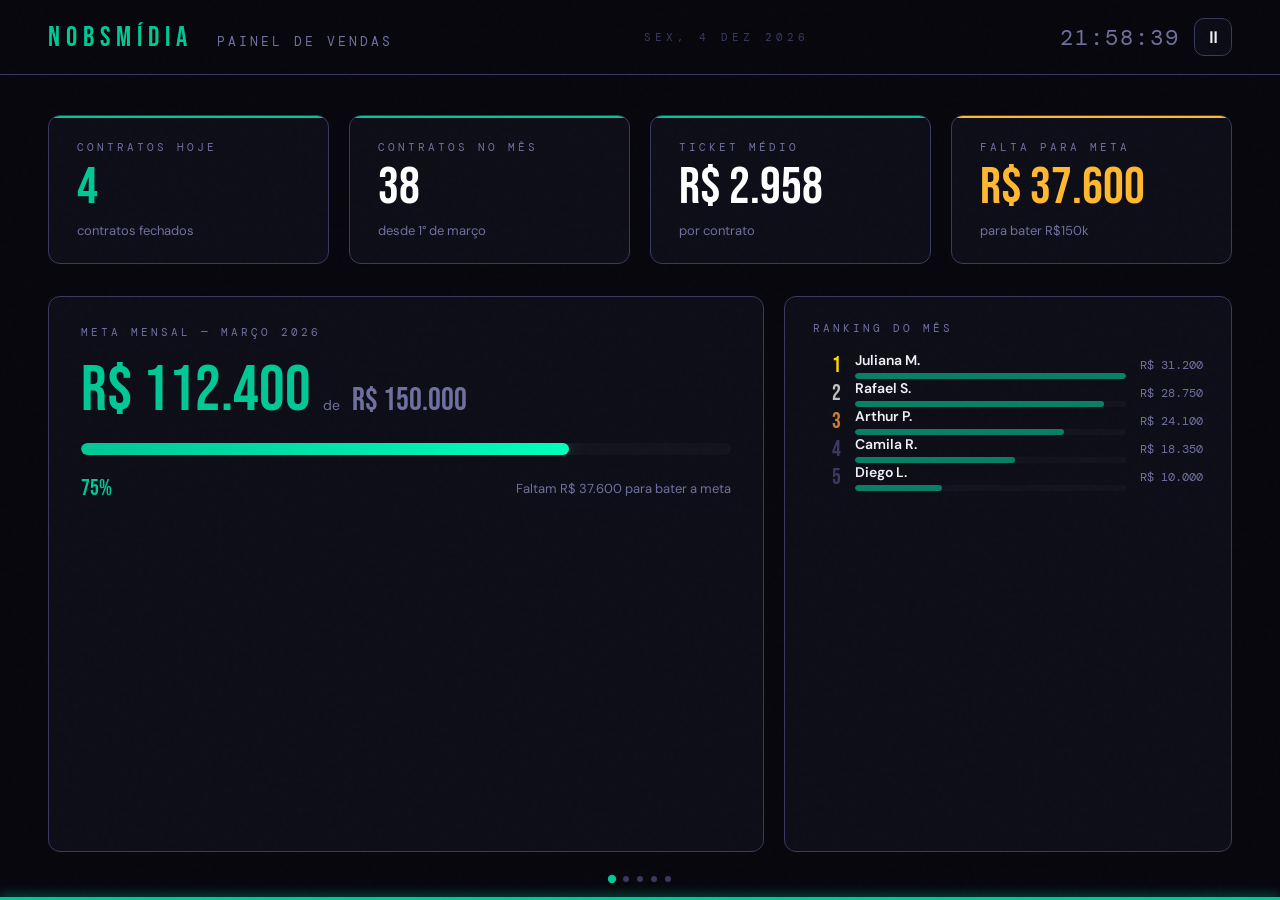
<file: index.html>
<!DOCTYPE html>
<html lang="pt-BR">
<head>
<meta charset="UTF-8">
<meta name="viewport" content="width=device-width, initial-scale=1.0">
<title>NobsMídia</title>
<link href="https://fonts.googleapis.com/css2?family=Bebas+Neue&family=DM+Sans:ital,wght@0,300;0,400;0,600;1,300&family=DM+Mono:wght@400;500&display=swap" rel="stylesheet">
<style>
  :root {
    --green: #00C896;
    --green-dim: #00C89620;
    --green-mid: #00C89650;
    --bg: #07070D;
    --bg2: #0E0E18;
    --bg3: #14141F;
    --text: #F0F0F5;
    --text-dim: #7070A0;
    --text-dimmer: #3A3A60;
    --red: #FF4466;
    --yellow: #FFB830;
    --white: #FFFFFF;
    --slide-duration: 12000;
  }

  *, *::before, *::after {
    box-sizing: border-box;
    margin: 0;
    padding: 0;
  }

  html, body {
    width: 100%;
    height: 100%;
    background: var(--bg);
    color: var(--text);
    font-family: 'DM Sans', sans-serif;
    overflow: hidden;
    cursor: default;
  }

  body::before {
    content: '';
    position: fixed;
    inset: 0;
    z-index: 9999;
    pointer-events: none;
    background-image: url("data:image/svg+xml,%3Csvg viewBox='0 0 200 200' xmlns='http://www.w3.org/2000/svg'%3E%3Cfilter id='n'%3E%3CfeTurbulence type='fractalNoise' baseFrequency='0.9' numOctaves='4' stitchTiles='stitch'/%3E%3C/filter%3E%3Crect width='100%25' height='100%25' filter='url(%23n)' opacity='0.04'/%3E%3C/svg%3E");
    opacity: 0.35;
  }

  #slides {
    width: 100vw;
    height: 100vh;
    position: relative;
  }

  .slide {
    position: absolute;
    inset: 0;
    display: flex;
    flex-direction: column;
    opacity: 0;
    pointer-events: none;
    transition: opacity 0.8s ease;
  }

  .slide.active {
    opacity: 1;
    pointer-events: all;
  }

  .header {
    display: flex;
    align-items: center;
    justify-content: space-between;
    padding: 18px 48px;
    border-bottom: 1px solid var(--text-dimmer);
    flex-shrink: 0;
  }

  .logo {
    font-family: 'Bebas Neue', sans-serif;
    font-size: 28px;
    letter-spacing: 6px;
    color: var(--green);
  }

  .logo span {
    color: var(--text-dim);
    font-size: 13px;
    letter-spacing: 3px;
    font-family: 'DM Mono', monospace;
    margin-left: 14px;
  }

  .slide-label {
    font-size: 11px;
    letter-spacing: 4px;
    text-transform: uppercase;
    color: var(--text-dimmer);
    font-family: 'DM Mono', monospace;
  }

  .header-right {
    display: flex;
    align-items: center;
    gap: 14px;
  }

  .clock {
    font-family: 'DM Mono', monospace;
    font-size: 22px;
    color: var(--text-dim);
    letter-spacing: 2px;
    min-width: 108px;
    text-align: right;
  }

  .play-pause-btn {
    width: 38px;
    height: 38px;
    border: 1px solid var(--text-dimmer);
    border-radius: 10px;
    background: rgba(14, 14, 24, 0.88);
    color: var(--text);
    display: inline-flex;
    align-items: center;
    justify-content: center;
    font-size: 17px;
    line-height: 1;
    cursor: pointer;
    backdrop-filter: blur(6px);
    transition: transform 0.2s ease, border-color 0.2s ease, opacity 0.2s ease;
    flex-shrink: 0;
  }

  .play-pause-btn:hover {
    transform: scale(1.05);
    border-color: var(--green);
  }

  .play-pause-btn.paused {
    color: var(--yellow);
    border-color: var(--yellow);
  }

  .content {
    flex: 1;
    display: flex;
    overflow: hidden;
  }

  #progress-bar {
    position: fixed;
    bottom: 0;
    left: 0;
    height: 3px;
    background: var(--green);
    z-index: 1000;
    transition: none;
    box-shadow: 0 0 12px var(--green);
    width: 0%;
  }

  #dots {
    position: fixed;
    bottom: 18px;
    left: 50%;
    transform: translateX(-50%);
    display: flex;
    gap: 8px;
    z-index: 1000;
  }

  .dot {
    width: 6px;
    height: 6px;
    border-radius: 50%;
    background: var(--text-dimmer);
    transition: background 0.3s, transform 0.3s;
  }

  .dot.active {
    background: var(--green);
    transform: scale(1.4);
  }

  /* SLIDE 1 — VENDAS */
  #slide-vendas .content {
    padding: 40px 48px 48px;
    gap: 32px;
    flex-direction: column;
  }

  .vendas-top {
    display: grid;
    grid-template-columns: 1fr 1fr 1fr 1fr;
    gap: 20px;
  }

  .kpi-card {
    background: var(--bg2);
    border: 1px solid var(--text-dimmer);
    border-radius: 12px;
    padding: 24px 28px;
    display: flex;
    flex-direction: column;
    gap: 8px;
    position: relative;
    overflow: hidden;
  }

  .kpi-card::before {
    content: '';
    position: absolute;
    top: 0;
    left: 0;
    right: 0;
    height: 2px;
    background: var(--green);
  }

  .kpi-card.red::before { background: var(--red); }
  .kpi-card.yellow::before { background: var(--yellow); }

  .kpi-label {
    font-size: 11px;
    letter-spacing: 3px;
    text-transform: uppercase;
    color: var(--text-dim);
    font-family: 'DM Mono', monospace;
  }

  .kpi-value {
    font-family: 'Bebas Neue', sans-serif;
    font-size: 52px;
    line-height: 1;
    color: var(--white);
  }

  .kpi-value.green { color: var(--green); }
  .kpi-value.red { color: var(--red); }
  .kpi-value.yellow { color: var(--yellow); }

  .kpi-sub {
    font-size: 13px;
    color: var(--text-dim);
  }

  .vendas-bottom {
    display: grid;
    grid-template-columns: 1.6fr 1fr;
    gap: 20px;
    flex: 1;
  }

  .meta-card {
    background: var(--bg2);
    border: 1px solid var(--text-dimmer);
    border-radius: 12px;
    padding: 28px 32px;
    display: flex;
    flex-direction: column;
    gap: 20px;
  }

  .meta-title {
    font-size: 11px;
    letter-spacing: 3px;
    text-transform: uppercase;
    color: var(--text-dim);
    font-family: 'DM Mono', monospace;
  }

  .meta-numbers {
    display: flex;
    align-items: baseline;
    gap: 12px;
  }

  .meta-real {
    font-family: 'Bebas Neue', sans-serif;
    font-size: 64px;
    color: var(--green);
    line-height: 1;
  }

  .meta-of {
    font-size: 14px;
    color: var(--text-dim);
  }

  .meta-goal {
    font-family: 'Bebas Neue', sans-serif;
    font-size: 32px;
    color: var(--text-dim);
    line-height: 1;
  }

  .meta-bar-bg {
    background: var(--bg3);
    border-radius: 99px;
    height: 12px;
    overflow: hidden;
  }

  .meta-bar-fill {
    height: 100%;
    border-radius: 99px;
    background: linear-gradient(90deg, var(--green), #00FFBB);
    box-shadow: 0 0 16px var(--green-mid);
    transition: width 1.5s cubic-bezier(0.22, 1, 0.36, 1);
  }

  .meta-pct {
    font-family: 'Bebas Neue', sans-serif;
    font-size: 22px;
    color: var(--green);
  }

  .meta-row {
    display: flex;
    justify-content: space-between;
    align-items: center;
  }

  .meta-falta {
    font-size: 13px;
    color: var(--text-dim);
  }

  .ranking-card {
    background: var(--bg2);
    border: 1px solid var(--text-dimmer);
    border-radius: 12px;
    padding: 24px 28px;
    display: flex;
    flex-direction: column;
    gap: 16px;
    overflow: hidden;
  }

  .ranking-title {
    font-size: 11px;
    letter-spacing: 3px;
    text-transform: uppercase;
    color: var(--text-dim);
    font-family: 'DM Mono', monospace;
  }

  .ranking-row {
    display: flex;
    align-items: center;
    gap: 14px;
  }

  .rank-pos {
    font-family: 'Bebas Neue', sans-serif;
    font-size: 22px;
    width: 28px;
    text-align: right;
    color: var(--text-dimmer);
    flex-shrink: 0;
  }

  .rank-pos.gold { color: #FFD700; }
  .rank-pos.silver { color: #C0C0C0; }
  .rank-pos.bronze { color: #CD7F32; }

  .rank-bar-wrap { flex: 1; }

  .rank-name {
    font-size: 14px;
    font-weight: 600;
    margin-bottom: 4px;
  }

  .rank-bar-bg {
    background: var(--bg3);
    border-radius: 99px;
    height: 6px;
    overflow: hidden;
  }

  .rank-bar-fill {
    height: 100%;
    border-radius: 99px;
    background: var(--green);
    opacity: 0.6;
  }

  .rank-val {
    font-family: 'DM Mono', monospace;
    font-size: 12px;
    color: var(--text-dim);
    flex-shrink: 0;
  }

  /* SLIDE 2 — DESTAQUE */
  #slide-destaque .content {
    align-items: center;
    justify-content: center;
    flex-direction: column;
    gap: 0;
    position: relative;
    overflow: hidden;
  }

  .destaque-bg {
    position: absolute;
    inset: 0;
    background: radial-gradient(ellipse 60% 60% at 50% 50%, var(--green-dim), transparent);
  }

  .destaque-eyebrow {
    font-size: 11px;
    letter-spacing: 5px;
    text-transform: uppercase;
    color: var(--green);
    font-family: 'DM Mono', monospace;
    margin-bottom: 24px;
    z-index: 1;
  }

  .destaque-nome {
    font-family: 'Bebas Neue', sans-serif;
    font-size: 120px;
    line-height: 1;
    color: var(--white);
    text-align: center;
    z-index: 1;
    text-shadow: 0 0 80px var(--green-mid);
  }

  .destaque-motivo {
    font-size: 22px;
    font-weight: 300;
    font-style: italic;
    color: var(--text-dim);
    margin-top: 16px;
    text-align: center;
    z-index: 1;
    max-width: 600px;
  }

  .destaque-star {
    font-size: 64px;
    margin-bottom: 8px;
    z-index: 1;
    animation: pulse 2s ease-in-out infinite;
  }

  @keyframes pulse {
    0%, 100% { transform: scale(1); }
    50% { transform: scale(1.15); }
  }

  /* SLIDE 3 — FRASE */
  #slide-frase .content {
    align-items: center;
    justify-content: center;
    flex-direction: column;
    gap: 32px;
    padding: 60px 120px;
    position: relative;
    overflow: hidden;
  }

  .frase-bg {
    position: absolute;
    inset: 0;
    background: radial-gradient(ellipse 40% 80% at 20% 50%, #00C89608, transparent);
  }

  .frase-aspas {
    font-family: 'Bebas Neue', sans-serif;
    font-size: 200px;
    line-height: 0.6;
    color: var(--green);
    opacity: 0.12;
    position: absolute;
    top: 40px;
    left: 48px;
  }

  .frase-texto {
    font-size: 42px;
    font-weight: 300;
    line-height: 1.3;
    text-align: center;
    z-index: 1;
    color: var(--white);
    max-width: 900px;
  }

  .frase-autor {
    font-family: 'DM Mono', monospace;
    font-size: 13px;
    letter-spacing: 3px;
    color: var(--green);
    z-index: 1;
    text-transform: uppercase;
  }

  .frase-linha {
    width: 60px;
    height: 1px;
    background: var(--green);
    z-index: 1;
  }

  /* SLIDE 4 — NOTÍCIAS */
  #slide-noticias .content {
    flex-direction: column;
    padding: 40px 48px 48px;
    gap: 24px;
  }

  .noticias-grid {
    display: flex;
    flex-direction: column;
    gap: 20px;
    flex: 1;
  }

  .noticia-card {
    background: var(--bg2);
    border: 1px solid var(--text-dimmer);
    border-radius: 12px;
    padding: 28px 36px;
    display: flex;
    align-items: center;
    gap: 28px;
    flex: 1;
    position: relative;
    overflow: hidden;
  }

  .noticia-card::before {
    content: '';
    position: absolute;
    left: 0;
    top: 0;
    bottom: 0;
    width: 3px;
    background: var(--green);
  }

  .noticia-num {
    font-family: 'Bebas Neue', sans-serif;
    font-size: 56px;
    color: var(--text-dimmer);
    flex-shrink: 0;
    line-height: 1;
  }

  .noticia-info { flex: 1; }

  .noticia-titulo {
    font-size: 20px;
    font-weight: 600;
    line-height: 1.3;
    color: var(--white);
    margin-bottom: 8px;
  }

  .noticia-fonte {
    font-family: 'DM Mono', monospace;
    font-size: 11px;
    letter-spacing: 2px;
    color: var(--green);
    text-transform: uppercase;
  }

  .section-eyebrow {
    font-size: 11px;
    letter-spacing: 4px;
    text-transform: uppercase;
    color: var(--text-dim);
    font-family: 'DM Mono', monospace;
  }

  /* SLIDE 5 — AVISOS */
  #slide-avisos .content {
    flex-direction: column;
    padding: 40px 48px 48px;
    gap: 24px;
  }

  .avisos-list {
    flex: 1;
    display: flex;
    flex-direction: column;
    gap: 20px;
  }

  .aviso-item {
    background: var(--bg2);
    border: 1px solid var(--text-dimmer);
    border-radius: 12px;
    padding: 28px 36px;
    display: flex;
    align-items: center;
    gap: 24px;
    flex: 1;
  }

  .aviso-icon {
    font-size: 32px;
    flex-shrink: 0;
  }

  .aviso-texto {
    font-size: 22px;
    font-weight: 400;
    line-height: 1.4;
    color: var(--white);
  }

  .slide.active .kpi-card {
    animation: fadeUp 0.5s ease both;
  }

  .slide.active .kpi-card:nth-child(1) { animation-delay: 0.05s; }
  .slide.active .kpi-card:nth-child(2) { animation-delay: 0.12s; }
  .slide.active .kpi-card:nth-child(3) { animation-delay: 0.19s; }
  .slide.active .kpi-card:nth-child(4) { animation-delay: 0.26s; }

  @keyframes fadeUp {
    from { opacity: 0; transform: translateY(20px); }
    to   { opacity: 1; transform: translateY(0); }
  }

  .slide.active .noticia-card,
  .slide.active .aviso-item {
    animation: fadeUp 0.5s ease both;
  }

  .slide.active .noticia-card:nth-child(1),
  .slide.active .aviso-item:nth-child(1) { animation-delay: 0.1s; }

  .slide.active .noticia-card:nth-child(2),
  .slide.active .aviso-item:nth-child(2) { animation-delay: 0.2s; }

  .slide.active .noticia-card:nth-child(3),
  .slide.active .aviso-item:nth-child(3) { animation-delay: 0.3s; }

  .slide.active .destaque-nome { animation: fadeUp 0.7s 0.2s ease both; }
  .slide.active .destaque-motivo { animation: fadeUp 0.7s 0.4s ease both; }
  .slide.active .frase-texto { animation: fadeUp 0.7s 0.2s ease both; }
  .slide.active .frase-autor { animation: fadeUp 0.7s 0.5s ease both; }
</style>
</head>
<body>

<div id="slides">

  <div class="slide" id="slide-vendas">
    <div class="header">
      <div class="logo">NobsMídia <span>PAINEL DE VENDAS</span></div>
      <div class="slide-label" id="date-label"></div>
      <div class="header-right">
        <div class="clock" id="clock"></div>
        <button class="play-pause-btn" aria-label="Pausar slides" title="Pausar slides">⏸</button>
      </div>
    </div>
    <div class="content">
      <div class="vendas-top">
        <div class="kpi-card">
          <div class="kpi-label">Contratos Hoje</div>
          <div class="kpi-value green" id="kpi-hoje">—</div>
          <div class="kpi-sub">contratos fechados</div>
        </div>
        <div class="kpi-card">
          <div class="kpi-label">Contratos no Mês</div>
          <div class="kpi-value" id="kpi-mes">—</div>
          <div class="kpi-sub">desde 1° de março</div>
        </div>
        <div class="kpi-card">
          <div class="kpi-label">Ticket Médio</div>
          <div class="kpi-value" id="kpi-ticket">—</div>
          <div class="kpi-sub">por contrato</div>
        </div>
        <div class="kpi-card yellow">
          <div class="kpi-label">Falta para Meta</div>
          <div class="kpi-value yellow" id="kpi-falta">—</div>
          <div class="kpi-sub">para bater R$150k</div>
        </div>
      </div>
      <div class="vendas-bottom">
        <div class="meta-card">
          <div class="meta-title">Meta Mensal — Março 2026</div>
          <div class="meta-numbers">
            <div class="meta-real" id="meta-real">—</div>
            <div class="meta-of">de</div>
            <div class="meta-goal" id="meta-goal">—</div>
          </div>
          <div class="meta-bar-bg">
            <div class="meta-bar-fill" id="meta-bar" style="width:0%"></div>
          </div>
          <div class="meta-row">
            <div class="meta-pct" id="meta-pct">0%</div>
            <div class="meta-falta" id="meta-falta-txt"></div>
          </div>
        </div>
        <div class="ranking-card">
          <div class="ranking-title">Ranking do Mês</div>
          <div id="ranking-list"></div>
        </div>
      </div>
    </div>
  </div>

  <div class="slide" id="slide-destaque">
    <div class="header">
      <div class="logo">NobsMídia <span>DESTAQUE DO DIA</span></div>
      <div class="slide-label"></div>
      <div class="header-right">
        <div class="clock" id="clock2"></div>
        <button class="play-pause-btn" aria-label="Pausar slides" title="Pausar slides">⏸</button>
      </div>
    </div>
    <div class="content">
      <div class="destaque-bg"></div>
      <div class="destaque-star">⭐</div>
      <div class="destaque-eyebrow">Destaque do Dia</div>
      <div class="destaque-nome" id="destaque-nome">—</div>
      <div class="destaque-motivo" id="destaque-motivo">—</div>
    </div>
  </div>

  <div class="slide" id="slide-frase">
    <div class="header">
      <div class="logo">NobsMídia <span>FRASE DO DIA</span></div>
      <div class="slide-label"></div>
      <div class="header-right">
        <div class="clock" id="clock3"></div>
        <button class="play-pause-btn" aria-label="Pausar slides" title="Pausar slides">⏸</button>
      </div>
    </div>
    <div class="content">
      <div class="frase-bg"></div>
      <div class="frase-aspas">"</div>
      <div class="frase-texto" id="frase-texto">—</div>
      <div class="frase-linha"></div>
      <div class="frase-autor" id="frase-autor">—</div>
    </div>
  </div>

  <div class="slide" id="slide-noticias">
    <div class="header">
      <div class="logo">NobsMídia <span>NOTÍCIAS</span></div>
      <div class="slide-label"></div>
      <div class="header-right">
        <div class="clock" id="clock4"></div>
        <button class="play-pause-btn" aria-label="Pausar slides" title="Pausar slides">⏸</button>
      </div>
    </div>
    <div class="content">
      <div class="section-eyebrow">Mercado & Setor</div>
      <div class="noticias-grid" id="noticias-list"></div>
    </div>
  </div>

  <div class="slide" id="slide-avisos">
    <div class="header">
      <div class="logo">NobsMídia <span>AVISOS INTERNOS</span></div>
      <div class="slide-label"></div>
      <div class="header-right">
        <div class="clock" id="clock5"></div>
        <button class="play-pause-btn" aria-label="Pausar slides" title="Pausar slides">⏸</button>
      </div>
    </div>
    <div class="content">
      <div class="section-eyebrow">Comunicados da Equipe</div>
      <div class="avisos-list" id="avisos-list"></div>
    </div>
  </div>

</div>

<div id="progress-bar"></div>
<div id="dots"></div>

<script>
const DATA_URL = 'dados.json';
const REFRESH_INTERVAL = 5 * 60 * 1000;
const SLIDE_DURATIONS = [16000, 10000, 12000, 13000, 11000];

let data = null;
let currentSlide = 0;
let fraseIndex = 0;
let slideTimer = null;

let isPaused = false;
let slideStartedAt = null;
let slideRemaining = 0;

const slides = document.querySelectorAll('.slide');
const totalSlides = slides.length;
const playPauseButtons = document.querySelectorAll('.play-pause-btn');

function updateClocks() {
  const now = new Date();
  const h = String(now.getHours()).padStart(2, '0');
  const m = String(now.getMinutes()).padStart(2, '0');
  const s = String(now.getSeconds()).padStart(2, '0');
  const str = `${h}:${m}:${s}`;
  document.querySelectorAll('[id^="clock"]').forEach(el => el.textContent = str);

  const days = ['Dom', 'Seg', 'Ter', 'Qua', 'Qui', 'Sex', 'Sáb'];
  const months = ['Jan', 'Fev', 'Mar', 'Abr', 'Mai', 'Jun', 'Jul', 'Ago', 'Set', 'Out', 'Nov', 'Dez'];
  const dateStr = `${days[now.getDay()]}, ${now.getDate()} ${months[now.getMonth()]} ${now.getFullYear()}`;
  const dl = document.getElementById('date-label');
  if (dl) dl.textContent = dateStr;
}
setInterval(updateClocks, 1000);
updateClocks();

function buildDots() {
  const dotsEl = document.getElementById('dots');
  dotsEl.innerHTML = '';
  for (let i = 0; i < totalSlides; i++) {
    const d = document.createElement('div');
    d.className = 'dot' + (i === 0 ? ' active' : '');
    dotsEl.appendChild(d);
  }
}

function updateDots(i) {
  document.querySelectorAll('.dot').forEach((d, idx) => {
    d.classList.toggle('active', idx === i);
  });
}

function startProgress(duration, elapsed = 0) {
  const bar = document.getElementById('progress-bar');
  const pct = Math.max(0, Math.min(100, (elapsed / duration) * 100));

  bar.style.transition = 'none';
  bar.style.width = pct + '%';

  requestAnimationFrame(() => {
    requestAnimationFrame(() => {
      bar.style.transition = `width ${Math.max(0, duration - elapsed)}ms linear`;
      bar.style.width = '100%';
    });
  });
}

function setProgressInstant(pct) {
  const bar = document.getElementById('progress-bar');
  bar.style.transition = 'none';
  bar.style.width = pct + '%';
}

function freezeProgress() {
  const bar = document.getElementById('progress-bar');
  const currentWidth = getComputedStyle(bar).width;
  const totalWidth = window.innerWidth;
  const pct = totalWidth > 0 ? (parseFloat(currentWidth) / totalWidth) * 100 : 0;
  bar.style.transition = 'none';
  bar.style.width = pct + '%';
}

function updatePlayPauseButton() {
  playPauseButtons.forEach(btn => {
    if (isPaused) {
      btn.textContent = '▶';
      btn.classList.add('paused');
      btn.setAttribute('aria-label', 'Retomar slides');
      btn.setAttribute('title', 'Retomar slides');
    } else {
      btn.textContent = '⏸';
      btn.classList.remove('paused');
      btn.setAttribute('aria-label', 'Pausar slides');
      btn.setAttribute('title', 'Pausar slides');
    }
  });
}

function goToSlide(i, options = {}) {
  const { preservePauseState = true } = options;

  clearTimeout(slideTimer);

  slides[currentSlide].classList.remove('active');
  currentSlide = (i + totalSlides) % totalSlides;
  slides[currentSlide].classList.add('active');

  updateDots(currentSlide);

  const dur = SLIDE_DURATIONS[currentSlide];
  slideStartedAt = Date.now();
  slideRemaining = dur;

  if (preservePauseState && isPaused) {
    setProgressInstant(0);
    updatePlayPauseButton();
    return;
  }

  isPaused = false;
  updatePlayPauseButton();
  startProgress(dur, 0);
  slideTimer = setTimeout(() => goToSlide(currentSlide + 1), dur);
}

function nextSlide() {
  goToSlide(currentSlide + 1, { preservePauseState: true });
}

function prevSlide() {
  goToSlide(currentSlide - 1, { preservePauseState: true });
}

function pauseSlides() {
  if (isPaused) return;

  isPaused = true;
  clearTimeout(slideTimer);

  const dur = SLIDE_DURATIONS[currentSlide];
  const elapsed = Date.now() - slideStartedAt;
  slideRemaining = Math.max(0, dur - elapsed);

  freezeProgress();
  updatePlayPauseButton();
}

function resumeSlides() {
  if (!isPaused) return;

  isPaused = false;
  updatePlayPauseButton();

  const dur = SLIDE_DURATIONS[currentSlide];
  const elapsed = dur - slideRemaining;

  slideStartedAt = Date.now() - elapsed;
  startProgress(dur, elapsed);
  slideTimer = setTimeout(() => goToSlide(currentSlide + 1), slideRemaining);
}

function togglePlayPause() {
  if (isPaused) {
    resumeSlides();
  } else {
    pauseSlides();
  }
}

document.addEventListener('keydown', (e) => {
  if (e.key === 'ArrowRight') {
    e.preventDefault();
    nextSlide();
  }

  if (e.key === 'ArrowLeft') {
    e.preventDefault();
    prevSlide();
  }

  if (e.key === ' ' || e.code === 'Space') {
    e.preventDefault();
    togglePlayPause();
  }
});

function fmt(val) {
  return 'R$\u00a0' + Math.round(val).toLocaleString('pt-BR');
}

function render(d) {
  const v = d.vendas;

  document.getElementById('kpi-hoje').textContent = v.contratos_hoje;
  document.getElementById('kpi-mes').textContent = v.contratos_mes;
  document.getElementById('kpi-ticket').textContent = fmt(v.ticket_medio);

  const falta = v.meta_mensal - v.realizado_mes;
  document.getElementById('kpi-falta').textContent = fmt(falta);

  const pct = Math.round((v.realizado_mes / v.meta_mensal) * 100);
  document.getElementById('meta-real').textContent = fmt(v.realizado_mes);
  document.getElementById('meta-goal').textContent = fmt(v.meta_mensal);

  setTimeout(() => {
    document.getElementById('meta-bar').style.width = pct + '%';
  }, 600);

  document.getElementById('meta-pct').textContent = pct + '%';
  document.getElementById('meta-falta-txt').textContent = `Faltam ${fmt(falta)} para bater a meta`;

  const maxVal = v.ranking?.[0]?.valor || 1;
  const medals = ['gold', 'silver', 'bronze', '', ''];
  const rl = document.getElementById('ranking-list');
  rl.innerHTML = '';

  (v.ranking || []).forEach((r, i) => {
    const pctBar = Math.round((r.valor / maxVal) * 100);
    const div = document.createElement('div');
    div.className = 'ranking-row';
    div.innerHTML = `
      <div class="rank-pos ${medals[i] || ''}">${i + 1}</div>
      <div class="rank-bar-wrap">
        <div class="rank-name">${r.nome}</div>
        <div class="rank-bar-bg"><div class="rank-bar-fill" style="width:${pctBar}%"></div></div>
      </div>
      <div class="rank-val">${fmt(r.valor)}</div>
    `;
    rl.appendChild(div);
  });

  document.getElementById('destaque-nome').textContent = v.destaque_dia?.nome || '—';
  document.getElementById('destaque-motivo').textContent = v.destaque_dia?.motivo || '—';

  const frases = d.frases || [];
  if (frases.length) {
    const frase = frases[fraseIndex % frases.length];
    document.getElementById('frase-texto').textContent = frase.texto;
    document.getElementById('frase-autor').textContent = '— ' + frase.autor;
    fraseIndex++;
  }

  const nl = document.getElementById('noticias-list');
  nl.innerHTML = '';
  (d.noticias || []).forEach((n, i) => {
    const div = document.createElement('div');
    div.className = 'noticia-card';
    div.innerHTML = `
      <div class="noticia-num">0${i + 1}</div>
      <div class="noticia-info">
        <div class="noticia-titulo">${n.titulo}</div>
        <div class="noticia-fonte">${n.fonte}</div>
      </div>
    `;
    nl.appendChild(div);
  });

  const icons = ['📌', '📅', '🎯', '💬', '🔔'];
  const al = document.getElementById('avisos-list');
  al.innerHTML = '';
  (d.avisos || []).forEach((a, i) => {
    const div = document.createElement('div');
    div.className = 'aviso-item';
    div.innerHTML = `<div class="aviso-icon">${icons[i % icons.length]}</div><div class="aviso-texto">${a}</div>`;
    al.appendChild(div);
  });
}

async function loadData() {
  try {
    const res = await fetch(DATA_URL + '?t=' + Date.now());
    data = await res.json();
    render(data);
  } catch (e) {
    console.warn('Erro ao carregar dados:', e);
  }
}

buildDots();
updatePlayPauseButton();

playPauseButtons.forEach(btn => {
  btn.addEventListener('click', togglePlayPause);
});

loadData().then(() => {
  goToSlide(0);
});

setInterval(loadData, REFRESH_INTERVAL);
</script>
</body>
</html>
</file>
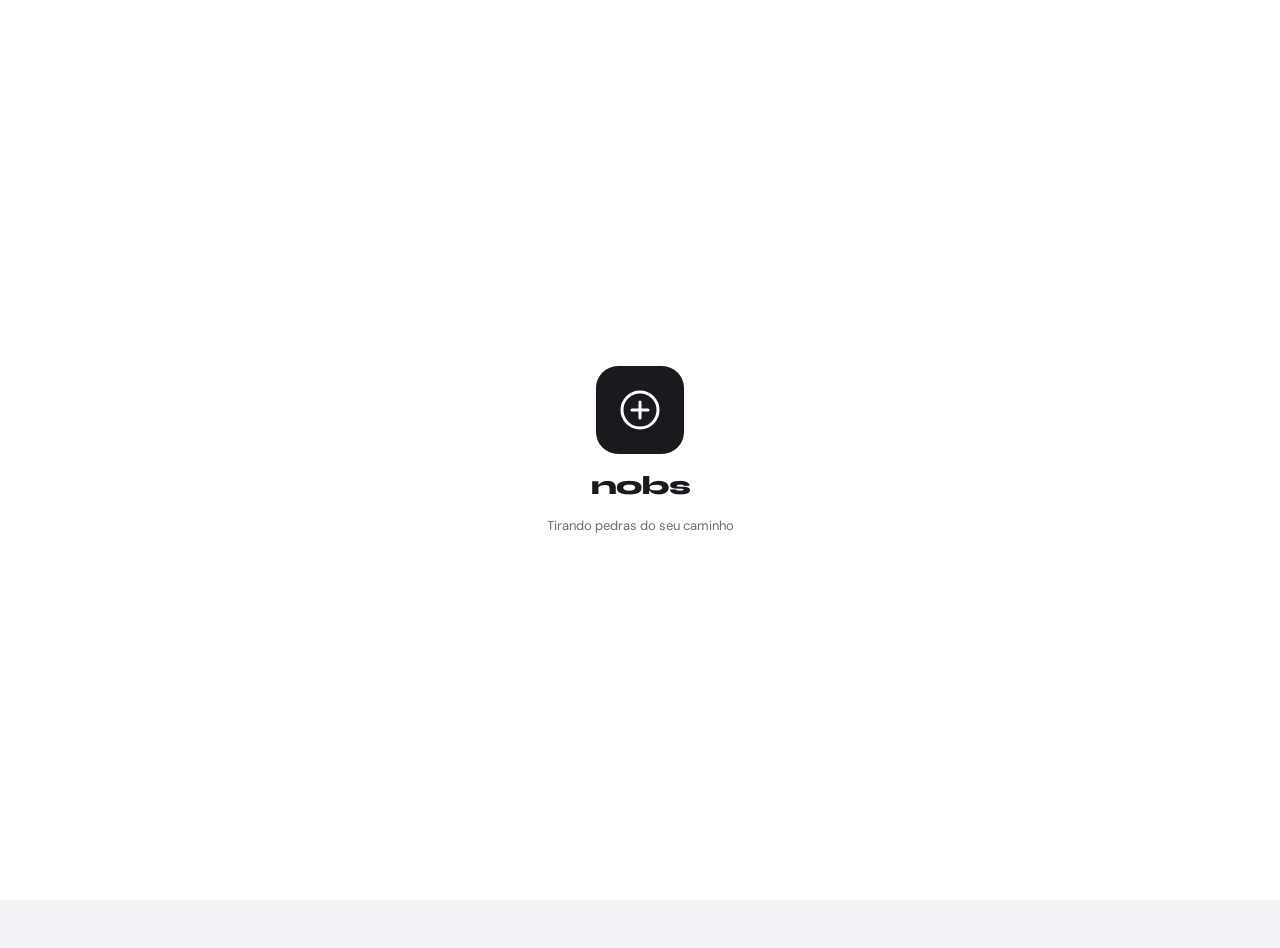
<file: app/index.html>
<!DOCTYPE html>
<html lang="pt-BR" data-theme="light">
<head>
<meta charset="UTF-8"/>
<meta name="viewport" content="width=device-width, initial-scale=1.0, viewport-fit=cover"/>
<title>Nobs — Portal do Cliente</title>
<link rel="preconnect" href="https://fonts.googleapis.com"/>
<link href="https://fonts.googleapis.com/css2?family=Syne:wght@400;600;700;800&family=DM+Sans:ital,wght@0,300;0,400;0,500;0,600;1,300&display=swap" rel="stylesheet"/>
<style>
/* ============================================================
   TOKENS
============================================================ */
:root {
  --tr: 0.28s cubic-bezier(.4,0,.2,1);
}
[data-theme="light"] {
  --bg:         #f2f2f7;
  --bg-card:    #ffffff;
  --bg-input:   #f2f2f7;
  --bg-pill:    #e8e8ed;
  --txt1:       #1a1a1e;
  --txt2:       #6c6c72;
  --txt3:       #aeaeb2;
  --accent:     #1a1a1e;
  --accent-fg:  #ffffff;
  --border:     #e0e0e5;
  --green:      #28a745;
  --green-bg:   #e8f5ea;
  --amber:      #f59e0b;
  --amber-bg:   #fef3c7;
  --blue:       #3b82f6;
  --blue-bg:    #eff6ff;
  --red:        #ef4444;
  --shadow-sm:  0 1px 8px rgba(0,0,0,.06);
  --shadow-md:  0 4px 24px rgba(0,0,0,.10);
  --shadow-lg:  0 12px 48px rgba(0,0,0,.14);
}
[data-theme="dark"] {
  --bg:         #000000;
  --bg-card:    #1c1c1e;
  --bg-input:   #2c2c2e;
  --bg-pill:    #2c2c2e;
  --txt1:       #f5f5f7;
  --txt2:       #98989d;
  --txt3:       #48484a;
  --accent:     #f5f5f7;
  --accent-fg:  #000000;
  --border:     #2c2c2e;
  --green:      #30d158;
  --green-bg:   rgba(48,209,88,.12);
  --amber:      #ffd60a;
  --amber-bg:   rgba(255,214,10,.12);
  --blue:       #0a84ff;
  --blue-bg:    rgba(10,132,255,.12);
  --red:        #ff453a;
  --shadow-sm:  0 1px 8px rgba(0,0,0,.4);
  --shadow-md:  0 4px 24px rgba(0,0,0,.5);
  --shadow-lg:  0 12px 48px rgba(0,0,0,.7);
}

/* ============================================================
   RESET & BASE
============================================================ */
*,*::before,*::after{box-sizing:border-box;margin:0;padding:0;}
html{height:100%;scroll-behavior:smooth;}
body{
  font-family:'DM Sans',system-ui,sans-serif;
  background:var(--bg);
  color:var(--txt1);
  min-height:100%;
  transition:background var(--tr),color var(--tr);
  -webkit-font-smoothing:antialiased;
  overscroll-behavior:none;
}
h1,h2,h3,.syne{font-family:'Syne',sans-serif;}
button{cursor:pointer;border:none;background:none;font-family:inherit;}
input{font-family:inherit;}
a{color:inherit;text-decoration:none;}
img{display:block;max-width:100%;}

/* ============================================================
   TELAS
============================================================ */
.tela{display:none;flex-direction:column;min-height:100dvh;}
.tela.ativa{display:flex;}

/* ============================================================
   SPLASH
============================================================ */
#splash{
  position:fixed;inset:0;
  background:var(--bg-card);
  display:flex;flex-direction:column;
  align-items:center;justify-content:center;gap:16px;
  z-index:9999;
  transition:opacity .5s ease, visibility .5s ease;
}
#splash.oculto{opacity:0;visibility:hidden;pointer-events:none;}
.splash-logo{
  width:88px;height:88px;border-radius:22px;
  background:var(--accent);
  display:flex;align-items:center;justify-content:center;
  animation:splashBeat 1.6s ease-in-out infinite;
}
.splash-logo svg{width:48px;height:48px;}
@keyframes splashBeat{0%,100%{transform:scale(1);}50%{transform:scale(1.05);}}
.splash-nome{font-family:'Syne',sans-serif;font-size:26px;font-weight:800;letter-spacing:-1px;color:var(--txt1);}
.splash-tag{font-size:13px;color:var(--txt2);}

/* ============================================================
   TOAST
============================================================ */
#toast{
  position:fixed;bottom:calc(80px + env(safe-area-inset-bottom));
  left:50%;transform:translateX(-50%) translateY(16px);
  background:var(--txt1);color:var(--bg-card);
  padding:11px 20px;border-radius:100px;
  font-size:13px;font-weight:500;white-space:nowrap;
  opacity:0;pointer-events:none;z-index:8888;
  transition:opacity .3s,transform .3s;
}
#toast.vis{opacity:1;transform:translateX(-50%) translateY(0);}

/* ============================================================
   BOTTOM NAV
============================================================ */
.bottom-nav{
  position:fixed;bottom:0;left:0;right:0;
  background:var(--bg-card);
  border-top:1px solid var(--border);
  display:none;
  padding:8px 0 calc(8px + env(safe-area-inset-bottom));
  z-index:777;
  transition:background var(--tr),border var(--tr);
}
.bottom-nav.vis{display:flex;}
.nav-items{display:flex;width:100%;max-width:480px;margin:0 auto;}
.nav-btn{
  flex:1;display:flex;flex-direction:column;
  align-items:center;gap:3px;
  padding:6px 4px;
  color:var(--txt3);
  transition:color var(--tr);
  font-size:10px;font-weight:500;letter-spacing:.2px;
}
.nav-btn.ativo{color:var(--txt1);}
.nav-btn svg{width:22px;height:22px;transition:transform .2s;}
.nav-btn.ativo svg{transform:scale(1.1);}
.nav-dot{
  width:4px;height:4px;border-radius:50%;
  background:var(--accent);
  opacity:0;margin-top:-2px;
  transition:opacity .2s;
}
.nav-btn.ativo .nav-dot{opacity:1;}

/* ============================================================
   PAGE WRAPPER (com padding bottom p/ nav)
============================================================ */
.page-content{
  flex:1;
  padding:0 0 calc(80px + env(safe-area-inset-bottom));
  overflow-y:auto;
}

/* ============================================================
   TOPO PAGES (header interno)
============================================================ */
.page-header{
  padding:56px 20px 20px;
  display:flex;flex-direction:column;gap:2px;
}
.page-header-row{
  display:flex;align-items:center;justify-content:space-between;
}
.page-tag{font-size:12px;font-weight:600;color:var(--txt3);text-transform:uppercase;letter-spacing:.8px;}
.page-title{font-family:'Syne',sans-serif;font-size:28px;font-weight:800;letter-spacing:-1px;line-height:1.1;}
.page-sub{font-size:14px;color:var(--txt2);margin-top:4px;}

/* ============================================================
   CARD BASE
============================================================ */
.card{
  background:var(--bg-card);
  border-radius:18px;
  border:1px solid var(--border);
  box-shadow:var(--shadow-sm);
  overflow:hidden;
  transition:background var(--tr),border var(--tr);
}
.card-pad{padding:20px;}

/* ============================================================
   SECTION LABEL
============================================================ */
.sec-label{
  font-size:11px;font-weight:700;
  color:var(--txt3);text-transform:uppercase;letter-spacing:.8px;
  margin-bottom:10px;
}

/* ============================================================
   LOGIN TELA
============================================================ */
#tela-login{
  align-items:center;justify-content:center;
  padding:24px 20px;
  min-height:100dvh;
}
.login-wrap{width:100%;max-width:380px;display:flex;flex-direction:column;gap:0;}
.login-top{text-align:center;margin-bottom:32px;}
.login-logo-sm{
  width:56px;height:56px;border-radius:16px;
  background:var(--accent);
  display:flex;align-items:center;justify-content:center;
  margin:0 auto 16px;
}
.login-logo-sm svg{width:30px;height:30px;}
.login-bv{font-family:'Syne',sans-serif;font-size:24px;font-weight:800;letter-spacing:-.8px;margin-bottom:4px;}
.login-sub{font-size:14px;color:var(--txt2);}

/* Loading msgs */
.lmsg-wrap{min-height:36px;position:relative;margin-bottom:24px;text-align:center;}
.lmsg{
  position:absolute;width:100%;left:0;
  font-size:13px;color:var(--txt2);font-style:italic;
  opacity:0;transition:opacity .4s ease;
}
.lmsg.vis{opacity:1;}

/* Campo */
.campo{margin-bottom:14px;}
.campo label{display:block;font-size:11px;font-weight:700;color:var(--txt3);text-transform:uppercase;letter-spacing:.6px;margin-bottom:7px;}
.campo input{
  width:100%;padding:15px 16px;
  border-radius:13px;border:1.5px solid var(--border);
  background:var(--bg-input);color:var(--txt1);
  font-size:16px;outline:none;
  transition:border var(--tr),background var(--tr);
  -webkit-appearance:none;
}
.campo input::placeholder{color:var(--txt3);}
.campo input:focus{border-color:var(--txt1);background:var(--bg-card);}
.campo input.erro{border-color:var(--red)!important;}

.msg-erro{
  display:none;font-size:13px;color:var(--red);
  background:rgba(239,68,68,.08);
  border-radius:10px;padding:10px 14px;
  margin-bottom:14px;
}
.msg-erro.vis{display:block;}

/* Btn primário */
.btn-pri{
  width:100%;padding:16px;
  border-radius:13px;
  background:var(--accent);color:var(--accent-fg);
  font-size:15px;font-weight:600;
  display:flex;align-items:center;justify-content:center;gap:8px;
  transition:opacity var(--tr),transform .15s;
  -webkit-appearance:none;
}
.btn-pri:active{transform:scale(.97);}
.btn-pri:disabled{opacity:.45;cursor:not-allowed;}
.spinner{
  width:16px;height:16px;
  border:2px solid rgba(255,255,255,.25);
  border-top-color:#fff;
  border-radius:50%;
  animation:spin .65s linear infinite;
  display:none;
}
[data-theme="dark"] .spinner{border-color:rgba(0,0,0,.25);border-top-color:#000;}
.spinner.ativo{display:block;}
@keyframes spin{to{transform:rotate(360deg);}}

.login-footer{text-align:center;margin-top:20px;font-size:12px;color:var(--txt3);}

/* tema toggle fixo */
.tema-btn{
  position:fixed;top:16px;right:16px;z-index:9000;
  width:38px;height:38px;border-radius:50%;
  background:var(--bg-card);border:1px solid var(--border);
  box-shadow:var(--shadow-sm);
  display:flex;align-items:center;justify-content:center;
  font-size:17px;
  transition:background var(--tr),border var(--tr);
}

/* ============================================================
   SELEÇÃO DE PROCESSO
============================================================ */
#tela-selecao .page-content{padding-top:0;}
.selecao-wrap{padding:56px 20px 0;max-width:480px;margin:0 auto;}
.proc-card{
  background:var(--bg-card);border:1.5px solid var(--border);
  border-radius:18px;padding:20px;
  margin-bottom:12px;
  display:flex;align-items:center;justify-content:space-between;
  box-shadow:var(--shadow-sm);
  transition:border var(--tr),transform .15s,box-shadow var(--tr);
  cursor:pointer;
}
.proc-card:active{transform:scale(.98);}
.proc-card:hover{border-color:var(--txt1);box-shadow:var(--shadow-md);}
.proc-card-left{}
.proc-card-num{font-size:12px;font-weight:700;color:var(--txt3);text-transform:uppercase;letter-spacing:.6px;margin-bottom:4px;}
.proc-card-val{font-family:'Syne',sans-serif;font-size:20px;font-weight:700;letter-spacing:-.5px;}
.proc-card-label{font-size:12px;color:var(--txt2);margin-top:2px;}
.proc-badge{
  padding:5px 12px;border-radius:100px;
  font-size:11px;font-weight:700;letter-spacing:.3px;
  background:var(--bg-pill);color:var(--txt2);
}
.proc-arrow{color:var(--txt3);font-size:18px;margin-left:8px;}

/* ============================================================
   HOME
============================================================ */
.home-wrap{max-width:480px;margin:0 auto;padding:0 16px;}
.home-sec{margin-bottom:14px;}

/* Saudação */
.home-greeting{
  padding:52px 20px 16px;
  max-width:480px;margin:0 auto;
}
.home-tag{font-size:12px;font-weight:700;color:var(--txt3);text-transform:uppercase;letter-spacing:.8px;margin-bottom:4px;}
.home-name{font-family:'Syne',sans-serif;font-size:30px;font-weight:800;letter-spacing:-1.2px;line-height:1.05;}
.home-codigo{font-size:13px;color:var(--txt2);margin-top:4px;}
.home-updated{font-size:12px;color:var(--txt3);margin-top:2px;}

/* Card Status */
.status-card{padding:20px;}
.status-chip{
  display:inline-flex;align-items:center;gap:6px;
  padding:5px 12px;border-radius:100px;
  font-size:12px;font-weight:700;letter-spacing:.3px;
  background:var(--amber-bg);color:var(--amber);
  margin-bottom:12px;
}
.status-chip-dot{width:6px;height:6px;border-radius:50%;background:currentColor;}
.status-title{font-family:'Syne',sans-serif;font-size:18px;font-weight:700;letter-spacing:-.4px;margin-bottom:6px;}
.status-desc{font-size:13px;color:var(--txt2);line-height:1.5;}
/* stepper */
.stepper{display:flex;align-items:center;margin-top:16px;gap:0;}
.step-item{display:flex;align-items:center;flex:1;}
.step-dot{
  width:10px;height:10px;border-radius:50%;
  background:var(--border);flex-shrink:0;
  transition:background var(--tr);
}
.step-dot.done{background:var(--green);}
.step-dot.current{background:var(--amber);box-shadow:0 0 0 3px var(--amber-bg);}
.step-line{flex:1;height:2px;background:var(--border);}
.step-line.done{background:var(--green);}

/* Card Valores */
.valores-card{padding:20px;}
.valores-header{display:flex;align-items:center;justify-content:space-between;margin-bottom:16px;}
.valores-principal-label{font-size:12px;color:var(--txt2);margin-bottom:2px;}
.valores-principal-val{
  font-family:'Syne',sans-serif;font-size:32px;font-weight:800;
  letter-spacing:-1.5px;line-height:1;
}
.valores-principal-val.oculto{
  background:var(--bg-pill);border-radius:8px;
  color:transparent;user-select:none;
}
.olho-btn{
  width:36px;height:36px;border-radius:50%;
  background:var(--bg-input);
  display:flex;align-items:center;justify-content:center;
  color:var(--txt2);
  transition:background var(--tr);
  flex-shrink:0;
}
.olho-btn:hover{background:var(--bg-pill);}
.valores-row{display:grid;grid-template-columns:1fr 1fr;gap:10px;margin-top:16px;}
.val-box{
  background:var(--bg-input);border-radius:13px;
  padding:14px;
}
.val-box-label{font-size:11px;font-weight:600;color:var(--txt3);text-transform:uppercase;letter-spacing:.5px;margin-bottom:6px;}
.val-box-val{font-family:'Syne',sans-serif;font-size:17px;font-weight:700;letter-spacing:-.5px;}
.val-box-val.oculto{background:var(--border);border-radius:6px;color:transparent;}
.val-box.green .val-box-label{color:var(--green);}
.val-box.green .val-box-val{color:var(--green);}
.val-box.blue .val-box-label{color:var(--blue);}
.val-box.blue .val-box-val{color:var(--blue);}

/* Card Consultor */
.consultor-card{padding:16px 20px;display:flex;align-items:center;gap:14px;}
.consultor-avatar{
  width:44px;height:44px;border-radius:50%;
  background:var(--bg-pill);
  display:flex;align-items:center;justify-content:center;
  font-family:'Syne',sans-serif;font-size:16px;font-weight:700;
  color:var(--txt1);flex-shrink:0;overflow:hidden;
}
.consultor-avatar img{width:100%;height:100%;object-fit:cover;}
.consultor-info{flex:1;}
.consultor-label{font-size:11px;font-weight:600;color:var(--txt3);text-transform:uppercase;letter-spacing:.5px;}
.consultor-nome{font-size:15px;font-weight:600;color:var(--txt1);margin-top:1px;}
.wpp-btn{
  width:40px;height:40px;border-radius:50%;
  background:var(--green-bg);
  display:flex;align-items:center;justify-content:center;
  color:var(--green);flex-shrink:0;
  transition:background var(--tr);
}
.wpp-btn:hover{background:var(--green);color:#fff;}
.wpp-btn svg{width:20px;height:20px;}

/* Card Inds home */
.inds-home-card{padding:20px;}
.inds-home-nums{display:flex;gap:0;margin-bottom:16px;}
.inds-num{flex:1;text-align:center;}
.inds-num-val{font-family:'Syne',sans-serif;font-size:26px;font-weight:800;letter-spacing:-1px;}
.inds-num-label{font-size:11px;color:var(--txt2);margin-top:2px;}
.inds-divider{width:1px;background:var(--border);margin:4px 0;}
.btn-indicar{
  width:100%;padding:14px;
  border-radius:13px;
  background:var(--accent);color:var(--accent-fg);
  font-size:14px;font-weight:600;
  display:flex;align-items:center;justify-content:center;gap:8px;
  transition:opacity var(--tr);
}
.btn-indicar:hover{opacity:.85;}

/* ============================================================
   INDICAÇÕES
============================================================ */
.inds-wrap{max-width:480px;margin:0 auto;padding:0 16px;}

.inds-hero{
  margin:0 -0px 20px;
  border-radius:18px;overflow:hidden;
  background:linear-gradient(135deg,var(--accent) 0%,#3a3a4e 100%);
  padding:32px 24px;
  position:relative;
}
[data-theme="dark"] .inds-hero{background:linear-gradient(135deg,#1c1c1e 0%,#2c2c3e 100%);}
.inds-hero-emoji{font-size:40px;margin-bottom:12px;}
.inds-hero-title{font-family:'Syne',sans-serif;font-size:22px;font-weight:800;color:#fff;letter-spacing:-.5px;margin-bottom:6px;}
.inds-hero-sub{font-size:13px;color:rgba(255,255,255,.7);line-height:1.4;}
.inds-hero-badge{
  position:absolute;top:16px;right:16px;
  background:rgba(255,255,255,.15);
  border:1px solid rgba(255,255,255,.2);
  border-radius:100px;padding:4px 12px;
  font-size:11px;font-weight:700;color:#fff;letter-spacing:.3px;
}

.btn-share{
  width:100%;padding:16px;border-radius:13px;
  background:var(--accent);color:var(--accent-fg);
  font-size:15px;font-weight:600;
  display:flex;align-items:center;justify-content:center;gap:10px;
  margin-bottom:14px;
  transition:opacity var(--tr);
}
.btn-share:hover{opacity:.85;}
.btn-share svg{width:18px;height:18px;}

/* how it works */
.how-card{padding:20px;margin-bottom:14px;}
.how-title{font-family:'Syne',sans-serif;font-size:16px;font-weight:700;margin-bottom:14px;}
.how-step{display:flex;align-items:flex-start;gap:12px;margin-bottom:12px;}
.how-step:last-child{margin-bottom:0;}
.how-num{
  width:28px;height:28px;border-radius:50%;
  background:var(--accent);color:var(--accent-fg);
  font-size:13px;font-weight:700;
  display:flex;align-items:center;justify-content:center;
  flex-shrink:0;
}
.how-text{font-size:13px;color:var(--txt2);line-height:1.5;padding-top:4px;}

/* tabs */
.tabs{display:flex;background:var(--bg-pill);border-radius:12px;padding:3px;margin-bottom:14px;}
.tab-btn{
  flex:1;padding:9px;border-radius:10px;
  font-size:13px;font-weight:600;color:var(--txt2);
  transition:background var(--tr),color var(--tr),box-shadow var(--tr);
}
.tab-btn.ativo{background:var(--bg-card);color:var(--txt1);box-shadow:var(--shadow-sm);}

/* lista inds */
.ind-item{
  display:flex;align-items:center;justify-content:space-between;
  padding:14px 0;border-bottom:1px solid var(--border);
}
.ind-item:last-child{border-bottom:none;}
.ind-avatar{
  width:36px;height:36px;border-radius:50%;
  background:var(--bg-pill);
  display:flex;align-items:center;justify-content:center;
  font-size:14px;font-weight:700;color:var(--txt2);
  margin-right:12px;flex-shrink:0;
}
.ind-nome{font-size:14px;font-weight:500;}
.ind-badge-sim{
  padding:3px 10px;border-radius:100px;
  font-size:11px;font-weight:700;
  background:var(--green-bg);color:var(--green);
}
.ind-badge-nao{
  padding:3px 10px;border-radius:100px;
  font-size:11px;font-weight:700;
  background:var(--bg-pill);color:var(--txt3);
}
.ind-empty{
  text-align:center;padding:40px 20px;
  color:var(--txt2);font-size:14px;
}
.ind-empty-icon{font-size:36px;margin-bottom:12px;}

/* ============================================================
   DOCUMENTOS (placeholder)
============================================================ */
.docs-placeholder{
  flex:1;display:flex;flex-direction:column;
  align-items:center;justify-content:center;
  gap:12px;color:var(--txt2);text-align:center;
  padding:40px 24px;
}
.docs-placeholder-icon{font-size:56px;margin-bottom:4px;}
.docs-placeholder-title{font-family:'Syne',sans-serif;font-size:20px;font-weight:700;color:var(--txt1);}
.docs-placeholder-sub{font-size:14px;line-height:1.5;max-width:260px;}

/* ============================================================
   CONFIGURAÇÕES (placeholder)
============================================================ */
.cfg-wrap{max-width:480px;margin:0 auto;padding:0 16px;}
.cfg-card{padding:0;margin-bottom:14px;}
.cfg-row{
  display:flex;align-items:center;justify-content:space-between;
  padding:16px 20px;border-bottom:1px solid var(--border);
}
.cfg-row:last-child{border-bottom:none;}
.cfg-row-left{}
.cfg-row-label{font-size:15px;font-weight:500;}
.cfg-row-sub{font-size:12px;color:var(--txt2);margin-top:2px;}

/* toggle switch */
.toggle-sw{
  width:48px;height:28px;border-radius:100px;
  background:var(--border);position:relative;
  transition:background var(--tr);flex-shrink:0;
  cursor:pointer;border:none;
}
.toggle-sw.on{background:var(--accent);}
.toggle-knob{
  position:absolute;top:3px;left:3px;
  width:22px;height:22px;border-radius:50%;
  background:#fff;
  transition:transform var(--tr),box-shadow var(--tr);
  box-shadow:0 1px 4px rgba(0,0,0,.2);
}
.toggle-sw.on .toggle-knob{transform:translateX(20px);}
[data-theme="dark"] .toggle-knob{background:#1c1c1e;}

/* segmented */
.segmented{display:flex;background:var(--bg-pill);border-radius:10px;padding:2px;}
.seg-btn{
  flex:1;padding:7px 12px;border-radius:8px;
  font-size:13px;font-weight:600;color:var(--txt2);
  transition:background var(--tr),color var(--tr);
}
.seg-btn.ativo{background:var(--bg-card);color:var(--txt1);box-shadow:var(--shadow-sm);}

/* versão */
.cfg-version{text-align:center;padding:20px;font-size:12px;color:var(--txt3);}

/* ============================================================
   SKELETON
============================================================ */
.skel{
  background:linear-gradient(90deg,var(--bg-pill) 25%,var(--border) 50%,var(--bg-pill) 75%);
  background-size:200% 100%;
  border-radius:8px;
  animation:skelShim 1.4s ease infinite;
}
@keyframes skelShim{0%{background-position:200% 0;}100%{background-position:-200% 0;}}

</style>
</head>
<body>

<!-- SPLASH -->
<div id="splash">
  <div class="splash-logo">
    <svg viewBox="0 0 48 48" fill="none"><circle cx="24" cy="24" r="18" stroke="white" stroke-width="3"/><path d="M16 24h16M24 16v16" stroke="white" stroke-width="3" stroke-linecap="round"/></svg>
  </div>
  <div class="splash-nome">nobs</div>
  <div class="splash-tag">Tirando pedras do seu caminho</div>
</div>

<!-- TEMA BTN -->
<button class="tema-btn" onclick="alternarTema()" aria-label="Alternar tema">
  <span id="tema-icone">🌙</span>
</button>

<!-- TOAST -->
<div id="toast"></div>

<!-- BOTTOM NAV -->
<nav class="bottom-nav" id="bottom-nav">
  <div class="nav-items">
    <button class="nav-btn" id="nav-inds" onclick="irPara('inds')">
      <svg viewBox="0 0 24 24" fill="none" stroke="currentColor" stroke-width="2" stroke-linecap="round" stroke-linejoin="round"><path d="M17 21v-2a4 4 0 0 0-4-4H5a4 4 0 0 0-4 4v2"/><circle cx="9" cy="7" r="4"/><path d="M23 21v-2a4 4 0 0 0-3-3.87"/><path d="M16 3.13a4 4 0 0 1 0 7.75"/></svg>
      Indicações
      <div class="nav-dot"></div>
    </button>
    <button class="nav-btn ativo" id="nav-home" onclick="irPara('home')">
      <svg viewBox="0 0 24 24" fill="none" stroke="currentColor" stroke-width="2" stroke-linecap="round" stroke-linejoin="round"><path d="M3 9l9-7 9 7v11a2 2 0 0 1-2 2H5a2 2 0 0 1-2-2z"/><polyline points="9 22 9 12 15 12 15 22"/></svg>
      Home
      <div class="nav-dot"></div>
    </button>
    <button class="nav-btn" id="nav-docs" onclick="irPara('docs')">
      <svg viewBox="0 0 24 24" fill="none" stroke="currentColor" stroke-width="2" stroke-linecap="round" stroke-linejoin="round"><path d="M14 2H6a2 2 0 0 0-2 2v16a2 2 0 0 0 2 2h12a2 2 0 0 0 2-2V8z"/><polyline points="14 2 14 8 20 8"/><line x1="16" y1="13" x2="8" y2="13"/><line x1="16" y1="17" x2="8" y2="17"/><polyline points="10 9 9 9 8 9"/></svg>
      Documentos
      <div class="nav-dot"></div>
    </button>
    <button class="nav-btn" id="nav-cfg" onclick="irPara('cfg')">
      <svg viewBox="0 0 24 24" fill="none" stroke="currentColor" stroke-width="2" stroke-linecap="round" stroke-linejoin="round"><circle cx="12" cy="12" r="3"/><path d="M19.07 4.93a10 10 0 0 1 0 14.14M4.93 4.93a10 10 0 0 0 0 14.14"/><path d="M12 2v2M12 20v2M2 12h2M20 12h2"/></svg>
      Config.
      <div class="nav-dot"></div>
    </button>
  </div>
</nav>

<!-- ============================================================
     TELA: LOGIN
============================================================ -->
<div id="tela-login" class="tela ativa">
  <div class="page-content" style="display:flex;align-items:center;justify-content:center;min-height:100dvh;padding:24px 20px;">
    <div class="login-wrap">
      <div class="login-top">
        <div class="login-logo-sm">
          <svg viewBox="0 0 48 48" fill="none"><circle cx="24" cy="24" r="18" stroke="white" stroke-width="3"/><path d="M16 24h16M24 16v16" stroke="white" stroke-width="3" stroke-linecap="round"/></svg>
        </div>
        <div class="login-bv" id="txt-bv">Bem-vindo</div>
        <div class="login-sub">Acesse seu portal de acompanhamento</div>
      </div>

      <div class="lmsg-wrap" id="lmsg-wrap">
        <div class="lmsg vis" id="lmsg-el"></div>
      </div>

      <div id="erro-login" class="msg-erro"></div>

      <div class="campo">
        <label for="inp-cpf">CPF</label>
        <input id="inp-cpf" type="text" placeholder="000.000.000-00" maxlength="14" inputmode="numeric" autocomplete="off"/>
      </div>
      <div class="campo">
        <label for="inp-nasc">Data de Nascimento</label>
        <input id="inp-nasc" type="text" placeholder="DD/MM/AAAA" maxlength="10" inputmode="numeric" autocomplete="off"/>
      </div>

      <button class="btn-pri" id="btn-login" onclick="fazerLogin()">
        <div class="spinner" id="spin-login"></div>
        <span id="btn-login-txt">Entrar</span>
      </button>

      <div class="login-footer">Nobs © 2026 · Seus dados estão protegidos pela LGPD</div>
    </div>
  </div>
</div>

<!-- ============================================================
     TELA: SELEÇÃO DE PROCESSO
============================================================ -->
<div id="tela-selecao" class="tela">
  <div class="page-content">
    <div class="selecao-wrap">
      <div style="margin-bottom:24px;">
        <div class="page-tag">Portal Nobs</div>
        <div class="page-title" id="sel-titulo">Olá!</div>
        <div class="page-sub">Selecione o processo que deseja acompanhar</div>
      </div>
      <div id="lista-processos"></div>
    </div>
  </div>
</div>

<!-- ============================================================
     TELA: HOME
============================================================ -->
<div id="tela-home" class="tela">
  <div class="page-content">

    <div class="home-greeting">
      <div class="home-tag">Portal Nobs</div>
      <div class="home-name" id="home-nome">—</div>
      <div class="home-codigo" id="home-codigo">—</div>
      <div class="home-updated" id="home-updated"></div>
    </div>

    <div class="home-wrap">

      <!-- STATUS -->
      <div class="home-sec">
        <div class="sec-label">Fase do processo</div>
        <div class="card status-card" id="status-card">
          <div class="status-chip" id="status-chip">
            <div class="status-chip-dot"></div>
            <span id="status-chip-txt">—</span>
          </div>
          <div class="status-title" id="status-title">—</div>
          <div class="status-desc" id="status-desc">—</div>
          <div class="stepper" id="stepper"></div>
        </div>
      </div>

      <!-- VALORES -->
      <div class="home-sec">
        <div class="sec-label">Valores</div>
        <div class="card valores-card">
          <div class="valores-header">
            <div>
              <div class="valores-principal-label" id="vp-label">Estimativa</div>
              <div class="valores-principal-val" id="vp-val">—</div>
            </div>
            <button class="olho-btn" id="olho-btn" onclick="toggleOlho()">
              <svg id="olho-ico" viewBox="0 0 24 24" fill="none" stroke="currentColor" stroke-width="2" stroke-linecap="round" stroke-linejoin="round" width="18" height="18"><path d="M1 12s4-8 11-8 11 8 11 8-4 8-11 8-11-8-11-8z"/><circle cx="12" cy="12" r="3"/></svg>
            </button>
          </div>
          <div class="valores-row">
            <div class="val-box green">
              <div class="val-box-label">Recuperado</div>
              <div class="val-box-val" id="v-recuperado">—</div>
            </div>
            <div class="val-box blue">
              <div class="val-box-label">Em análise</div>
              <div class="val-box-val" id="v-analise">—</div>
            </div>
          </div>
        </div>
      </div>

      <!-- CONSULTOR -->
      <div class="home-sec">
        <div class="sec-label">Seu consultor</div>
        <div class="card consultor-card">
          <div class="consultor-avatar" id="cons-avatar">—</div>
          <div class="consultor-info">
            <div class="consultor-label">Responsável pelo seu caso</div>
            <div class="consultor-nome" id="cons-nome">—</div>
          </div>
          <button class="wpp-btn" onclick="abrirWppConsultor()" title="WhatsApp">
            <svg viewBox="0 0 24 24" fill="currentColor"><path d="M17.472 14.382c-.297-.149-1.758-.867-2.03-.967-.273-.099-.471-.148-.67.15-.197.297-.767.966-.94 1.164-.173.199-.347.223-.644.075-.297-.15-1.255-.463-2.39-1.475-.883-.788-1.48-1.761-1.653-2.059-.173-.297-.018-.458.13-.606.134-.133.298-.347.446-.52.149-.174.198-.298.298-.497.099-.198.05-.371-.025-.52-.075-.149-.669-1.612-.916-2.207-.242-.579-.487-.5-.669-.51-.173-.008-.371-.01-.57-.01-.198 0-.52.074-.792.372-.272.297-1.04 1.016-1.04 2.479 0 1.462 1.065 2.875 1.213 3.074.149.198 2.096 3.2 5.077 4.487.709.306 1.262.489 1.694.625.712.227 1.36.195 1.871.118.571-.085 1.758-.719 2.006-1.413.248-.694.248-1.289.173-1.413-.074-.124-.272-.198-.57-.347m-5.421 7.403h-.004a9.87 9.87 0 01-5.031-1.378l-.361-.214-3.741.982.998-3.648-.235-.374a9.86 9.86 0 01-1.51-5.26c.001-5.45 4.436-9.884 9.888-9.884 2.64 0 5.122 1.03 6.988 2.898a9.825 9.825 0 012.893 6.994c-.003 5.45-4.437 9.884-9.885 9.884m8.413-18.297A11.815 11.815 0 0012.05 0C5.495 0 .16 5.335.157 11.892c0 2.096.547 4.142 1.588 5.945L.057 24l6.305-1.654a11.882 11.882 0 005.683 1.448h.005c6.554 0 11.89-5.335 11.893-11.893a11.821 11.821 0 00-3.48-8.413z"/></svg>
          </button>
        </div>
      </div>

      <!-- INDICAÇÕES HOME -->
      <div class="home-sec">
        <div class="sec-label">Indicações</div>
        <div class="card inds-home-card">
          <div class="inds-home-nums">
            <div class="inds-num">
              <div class="inds-num-val" id="ind-realizadas">—</div>
              <div class="inds-num-label">Realizadas</div>
            </div>
            <div class="inds-divider"></div>
            <div class="inds-num">
              <div class="inds-num-val" id="ind-fechadas">—</div>
              <div class="inds-num-label">Formalizadas</div>
            </div>
          </div>
          <button class="btn-indicar" onclick="irPara('inds')">
            <svg viewBox="0 0 24 24" fill="none" stroke="currentColor" stroke-width="2" stroke-linecap="round" stroke-linejoin="round" width="16" height="16"><path d="M4 12v8a2 2 0 0 0 2 2h12a2 2 0 0 0 2-2v-8"/><polyline points="16 6 12 2 8 6"/><line x1="12" y1="2" x2="12" y2="15"/></svg>
            Indicar agora
          </button>
        </div>
      </div>

    </div><!-- home-wrap -->
  </div><!-- page-content -->
</div>

<!-- ============================================================
     TELA: INDICAÇÕES
============================================================ -->
<div id="tela-inds" class="tela">
  <div class="page-content">
    <div class="home-wrap" style="padding-top:52px;">

      <!-- hero -->
      <div class="inds-hero" style="margin:0 0 14px;">
        <div class="inds-hero-badge">Indique & Ganhe</div>
        <div class="inds-hero-emoji">🤝</div>
        <div class="inds-hero-title">Seus colegas também merecem recuperar</div>
        <div class="inds-hero-sub">Compartilhe o link abaixo e acompanhe suas indicações aqui.</div>
      </div>

      <!-- compartilhar -->
      <div class="home-sec">
        <button class="btn-share" id="btn-share" onclick="compartilharLink()">
          <svg viewBox="0 0 24 24" fill="none" stroke="currentColor" stroke-width="2" stroke-linecap="round" stroke-linejoin="round"><circle cx="18" cy="5" r="3"/><circle cx="6" cy="12" r="3"/><circle cx="18" cy="19" r="3"/><line x1="8.59" y1="13.51" x2="15.42" y2="17.49"/><line x1="15.41" y1="6.51" x2="8.59" y2="10.49"/></svg>
          Compartilhar meu link
        </button>
      </div>

      <!-- how it works -->
      <div class="home-sec">
        <div class="card how-card">
          <div class="how-title">Como funciona?</div>
          <div class="how-step">
            <div class="how-num">1</div>
            <div class="how-text">Compartilhe seu link com colegas médicos que podem ter descontos indevidos no INSS.</div>
          </div>
          <div class="how-step">
            <div class="how-num">2</div>
            <div class="how-text">Seu colega entra em contato com a Nobs pelo link personalizado.</div>
          </div>
          <div class="how-step">
            <div class="how-num">3</div>
            <div class="how-text">Quando fechar negócio, sua indicação aparece como formalizada aqui.</div>
          </div>
        </div>
      </div>

      <!-- lista -->
      <div class="home-sec">
        <div class="tabs">
          <button class="tab-btn ativo" id="tab-indicados" onclick="trocarTab('indicados')">Meus indicados</button>
          <button class="tab-btn" id="tab-premios" onclick="trocarTab('premios')">Meus prêmios</button>
        </div>
        <div class="card" style="padding:0 20px;">
          <div id="lista-inds"></div>
        </div>
      </div>

    </div>
  </div>
</div>

<!-- ============================================================
     TELA: DOCUMENTOS (placeholder)
============================================================ -->
<div id="tela-docs" class="tela">
  <div class="page-content" style="display:flex;flex-direction:column;">
    <div class="docs-placeholder">
      <div class="docs-placeholder-icon">📁</div>
      <div class="docs-placeholder-title">Documentos</div>
      <div class="docs-placeholder-sub">Em breve você poderá enviar e acompanhar documentos do seu processo aqui.</div>
    </div>
  </div>
</div>

<!-- ============================================================
     TELA: CONFIGURAÇÕES (placeholder com tema)
============================================================ -->
<div id="tela-cfg" class="tela">
  <div class="page-content">
    <div class="cfg-wrap">
      <div class="page-header" style="padding-left:0;padding-right:0;">
        <div class="page-tag">Portal Nobs</div>
        <div class="page-title">Configurações</div>
      </div>

      <div class="sec-label">Aparência</div>
      <div class="card cfg-card" style="margin-bottom:14px;">
        <div class="cfg-row">
          <div class="cfg-row-left">
            <div class="cfg-row-label">Tema escuro</div>
            <div class="cfg-row-sub">Muda a aparência do app</div>
          </div>
          <button class="toggle-sw" id="toggle-dark" onclick="alternarTema()">
            <div class="toggle-knob"></div>
          </button>
        </div>
      </div>

      <div class="sec-label">Sessão</div>
      <div class="card cfg-card" style="margin-bottom:14px;">
        <div class="cfg-row">
          <div class="cfg-row-left">
            <div class="cfg-row-label">Encerrar sessão</div>
            <div class="cfg-row-sub">Sair do portal</div>
          </div>
          <button onclick="fazerLogout()" style="padding:8px 16px;border-radius:10px;background:var(--bg-pill);color:var(--txt1);font-size:13px;font-weight:600;">Sair</button>
        </div>
      </div>

      <div class="cfg-version">Nobs Portal v2.0</div>
    </div>
  </div>
</div>

<script>
// ============================================================
//  CONFIG
// ============================================================
const API_URL = "https://script.google.com/macros/s/AKfycbxj3PGLunOqvaZe7pfhPdqJc3e38Dl3kuZGlY23Hwl7L6IT7AJTTzjlfallzQSAoUJX/exec";
const WPP_NUM = "5508003235100";
const TIMEOUT_MIN = 15;

// ============================================================
//  MENSAGENS DE LOADING
//  Para adicionar mais: basta incluir nova string neste array.
// ============================================================
const MSGS_LOADING = [
  "Aplicando anestesia na burocracia...",
  "Diagnosticando quanto o governo te deve...",
  "Você cuidou dos pacientes. A gente cuida do que é seu.",
  "Burocracia tem cura. Se chama Nobs.",
  "CID Z55 — Problemas burocráticos. Prognóstico: favorável.",
  "Verificando os sinais vitais do seu processo...",
  "Prescrevendo a recuperação do seu dinheiro...",
  "Tirando mais uma pedra do seu caminho...",
  "Dando alta para o seu dinheiro retido...",
  "Enquanto você salva vidas, a gente salva seu dinheiro...",
];

// Textos explicativos por fase
const TEXTOS_FASE = {
  "Auditoria": {
    titulo: "Em auditoria",
    desc: "Estamos analisando seus contracheques com precisão para identificar todos os descontos indevidos. Esta é a etapa de levantamento do seu potencial de recuperação.",
    cor: "amber"
  },
  "Em Analise": {
    titulo: "Em análise",
    desc: "O processo está sendo analisado junto aos órgãos competentes. Estamos acompanhando cada etapa para garantir a melhor recuperação possível.",
    cor: "blue"
  },
  "Mandado de Segurança": {
    titulo: "Mandado de segurança",
    desc: "Um mandado de segurança foi protocolado. Estamos atuando judicialmente para assegurar a devolução do que é seu por direito.",
    cor: "amber"
  },
  "Despacho Decisório": {
    titulo: "Despacho decisório",
    desc: "Estamos na reta final. O despacho decisório está em andamento e a recuperação do seu crédito está prestes a ser concluída.",
    cor: "green"
  }
};

const FASES_ORDEM = ["Auditoria","Em Analise","Mandado de Segurança","Despacho Decisório"];

const CONSULTORES_FOTOS = {
  "Arthur Martins":  null,
  "Hugo Coelho":     null,
  "Denilson Mello":  null,
  "Juliana Alves":   null,
};

// ============================================================
//  ESTADO
// ============================================================
let sessao        = null;
let processoAtual = null;
let indsData      = [];
let tabAtiva      = "indicados";
let valoresOcultos = false;
let timerSessao   = null;
let msgTimer      = null;
let msgIdx        = 0;

// ============================================================
//  INIT
// ============================================================
window.addEventListener("DOMContentLoaded", () => {
  aplicarTema();
  iniciarMsgs();
  exibirBoasVindas();
  verificarSessao();

  // Splash
  const isPWA = window.matchMedia("(display-mode: standalone)").matches;
  setTimeout(() => document.getElementById("splash").classList.add("oculto"), isPWA ? 0 : 2000);

  // Máscaras
  const cpfEl  = document.getElementById("inp-cpf");
  const nascEl = document.getElementById("inp-nasc");

  cpfEl.addEventListener("input", e => {
    let v = e.target.value.replace(/\D/g,"").slice(0,11);
    if(v.length>9) v=v.replace(/(\d{3})(\d{3})(\d{3})(\d{1,2})/,"$1.$2.$3-$4");
    else if(v.length>6) v=v.replace(/(\d{3})(\d{3})(\d{1,3})/,"$1.$2.$3");
    else if(v.length>3) v=v.replace(/(\d{3})(\d{1,3})/,"$1.$2");
    e.target.value=v;
  });

  nascEl.addEventListener("input", e => {
    let v = e.target.value.replace(/\D/g,"").slice(0,8);
    if(v.length>4) v=v.replace(/(\d{2})(\d{2})(\d{1,4})/,"$1/$2/$3");
    else if(v.length>2) v=v.replace(/(\d{2})(\d{1,2})/,"$1/$2");
    e.target.value=v;
  });

  [cpfEl, nascEl].forEach(el => el.addEventListener("keydown", e => {
    if(e.key==="Enter") fazerLogin();
  }));

  // Atividade p/ timeout
  ["click","keydown","touchstart","scroll"].forEach(ev =>
    document.addEventListener(ev, () => { if(sessao) reiniciarTimeout(); }, {passive:true})
  );
});

// ============================================================
//  TEMA
// ============================================================
function aplicarTema() {
  const t = localStorage.getItem("nobs_tema") || "light";
  document.documentElement.setAttribute("data-theme", t);
  document.getElementById("tema-icone").textContent = t==="dark" ? "☀️" : "🌙";
  const tog = document.getElementById("toggle-dark");
  if(tog) tog.classList.toggle("on", t==="dark");
}
function alternarTema() {
  const atual = document.documentElement.getAttribute("data-theme");
  const novo  = atual==="dark" ? "light" : "dark";
  localStorage.setItem("nobs_tema", novo);
  document.documentElement.setAttribute("data-theme", novo);
  document.getElementById("tema-icone").textContent = novo==="dark" ? "☀️" : "🌙";
  const tog = document.getElementById("toggle-dark");
  if(tog) tog.classList.toggle("on", novo==="dark");
}

// ============================================================
//  MENSAGENS LOADING
// ============================================================
function iniciarMsgs() {
  const el = document.getElementById("lmsg-el");
  el.textContent = MSGS_LOADING[0];
  msgIdx = 0;
  clearInterval(msgTimer);
  msgTimer = setInterval(() => {
    el.classList.remove("vis");
    setTimeout(() => {
      msgIdx = (msgIdx+1) % MSGS_LOADING.length;
      el.textContent = MSGS_LOADING[msgIdx];
      el.classList.add("vis");
    }, 400);
  }, 2000);
}

// ============================================================
//  BOAS-VINDAS
// ============================================================
function exibirBoasVindas() {
  const nome = localStorage.getItem("nobs_nome");
  document.getElementById("txt-bv").textContent = nome
    ? `Bem-vindo de volta, ${nome}!`
    : "Bem-vindo";
}

// ============================================================
//  SESSÃO
// ============================================================
function verificarSessao() {
  try {
    const raw = sessionStorage.getItem("nobs_sessao");
    if(!raw) return;
    const dados = JSON.parse(raw);
    if(Date.now() - dados.timestamp > TIMEOUT_MIN*60*1000) {
      sessionStorage.removeItem("nobs_sessao");
      return;
    }
    sessao = dados;
    if(dados.tela==="home" && dados.processo) {
      carregarHome(dados.processo, dados.processos, false);
    } else if(dados.tela==="inds" && dados.processo) {
      carregarHome(dados.processo, dados.processos, false);
      irPara("inds");
    } else if(dados.tela==="selecao" && dados.processos) {
      abrirSelecao(dados.processos, dados.nomeGuerra);
    }
  } catch { sessionStorage.removeItem("nobs_sessao"); }
}

function salvarSessao(extra={}) {
  const dados = { ...sessao, ...extra, timestamp: Date.now() };
  sessao = dados;
  sessionStorage.setItem("nobs_sessao", JSON.stringify(dados));
}

function reiniciarTimeout() {
  clearTimeout(timerSessao);
  timerSessao = setTimeout(() => {
    mostrarToast("Sessão encerrada por inatividade.");
    setTimeout(fazerLogout, 1500);
  }, TIMEOUT_MIN*60*1000);
}

// ============================================================
//  LOGIN
// ============================================================
async function fazerLogin() {
  const cpf  = document.getElementById("inp-cpf").value.trim();
  const nasc = document.getElementById("inp-nasc").value.trim();
  const erroEl = document.getElementById("erro-login");

  erroEl.classList.remove("vis");
  document.getElementById("inp-cpf").classList.remove("erro");
  document.getElementById("inp-nasc").classList.remove("erro");

  if(!cpf || cpf.length<14) {
    mostrarErroLogin("Preencha o CPF completo.");
    document.getElementById("inp-cpf").classList.add("erro");
    return;
  }
  if(!nasc || nasc.length<10) {
    mostrarErroLogin("Preencha a data de nascimento (DD/MM/AAAA).");
    document.getElementById("inp-nasc").classList.add("erro");
    return;
  }

  setBtnLogin(true);

  try {
    const resp  = await fetch(API_URL, {
      method:"POST",
      body:JSON.stringify({action:"login", cpf, nascimento:nasc}),
    });
    const dados = await resp.json();

    if(dados.erro) {
      mostrarErroLogin(dados.erro);
      document.getElementById("inp-cpf").classList.add("erro");
      document.getElementById("inp-nasc").classList.add("erro");
      setBtnLogin(false);
      return;
    }

    // Salva nome
    const primeiroNome = dados.nomeGuerra.split(" ")[0];
    localStorage.setItem("nobs_nome", primeiroNome);

    // Log acesso (fire & forget)
    fetch(API_URL,{method:"POST",body:JSON.stringify({
      action:"registrarAcesso",
      cpf, nome:dados.nomeGuerra,
      codigo:dados.processos[0]?.codigo||""
    })}).catch(()=>{});

    setBtnLogin(false);
    clearInterval(msgTimer);

    if(dados.processos.length===1) {
      carregarHome(dados.processos[0], dados.processos, true);
    } else {
      abrirSelecao(dados.processos, dados.nomeGuerra);
    }

  } catch {
    mostrarErroLogin("Erro ao conectar. Verifique sua conexão.");
    setBtnLogin(false);
  }
}

function mostrarErroLogin(msg) {
  const el = document.getElementById("erro-login");
  el.textContent = msg;
  el.classList.add("vis");
}

function setBtnLogin(ativo) {
  const btn = document.getElementById("btn-login");
  const sp  = document.getElementById("spin-login");
  const txt = document.getElementById("btn-login-txt");
  btn.disabled = ativo;
  sp.classList.toggle("ativo", ativo);
  txt.textContent = ativo ? "Entrando..." : "Entrar";
}

// ============================================================
//  SELEÇÃO
// ============================================================
function abrirSelecao(processos, nomeGuerra) {
  salvarSessao({tela:"selecao", processos, nomeGuerra});
  reiniciarTimeout();

  document.getElementById("sel-titulo").textContent = `Olá, ${nomeGuerra}!`;
  const lista = document.getElementById("lista-processos");
  lista.innerHTML = "";

  processos.forEach((p,i) => {
    const card = document.createElement("div");
    card.className = "proc-card";
    card.innerHTML = `
      <div class="proc-card-left">
        <div class="proc-card-num">Processo ${i+1} · ${p.codigo}</div>
        <div class="proc-card-val">${fmtMoeda(p.valorPrincipal)}</div>
        <div class="proc-card-label">${p.valorLabel}</div>
      </div>
      <div style="display:flex;align-items:center;gap:8px;">
        <div class="proc-badge">${p.statusAtual||"—"}</div>
        <div class="proc-arrow">›</div>
      </div>
    `;
    card.onclick = () => carregarHome(p, processos, true);
    lista.appendChild(card);
  });

  mostrarTela("selecao");
  document.getElementById("bottom-nav").classList.remove("vis");
}

// ============================================================
//  HOME / CARREGAR PROCESSO
// ============================================================
function carregarHome(processo, processos, registrar) {
  processoAtual = processo;
  salvarSessao({tela:"home", processo, processos, nomeGuerra: processo.nomeGuerra});
  reiniciarTimeout();

  // Saudação
  document.getElementById("home-nome").textContent = `Olá, ${processo.nomeGuerra}`;
  document.getElementById("home-codigo").textContent = `Processo ${processo.codigo}`;
  document.getElementById("home-updated").textContent = processo.atualizado
    ? `Atualizado em ${processo.atualizado}` : "";

  // Status
  const faseInfo = TEXTOS_FASE[processo.statusAtual] || {
    titulo: processo.statusAtual || "—",
    desc: "Acompanhe o andamento do seu processo.",
    cor: "amber"
  };
  document.getElementById("status-chip-txt").textContent = faseInfo.titulo;
  document.getElementById("status-title").textContent    = faseInfo.titulo;
  document.getElementById("status-desc").textContent     = faseInfo.desc;

  // Stepper
  const stepperEl = document.getElementById("stepper");
  stepperEl.innerHTML = "";
  const idxAtual = FASES_ORDEM.findIndex(f => f===processo.statusAtual);
  FASES_ORDEM.forEach((f,i) => {
    if(i>0) {
      const line = document.createElement("div");
      line.className = "step-line" + (i<=idxAtual ? " done" : "");
      stepperEl.appendChild(line);
    }
    const dot = document.createElement("div");
    dot.className = "step-dot" +
      (i<idxAtual ? " done" : i===idxAtual ? " current" : "");
    dot.title = f;
    stepperEl.appendChild(dot);
  });

  // Valores
  atualizarValores(processo);

  // Consultor
  const initials = (processo.consultor||"?").split(" ").map(w=>w[0]).slice(0,2).join("").toUpperCase();
  const avatarEl = document.getElementById("cons-avatar");
  const fotoUrl  = CONSULTORES_FOTOS[processo.consultor];
  if(fotoUrl) {
    avatarEl.innerHTML = `<img src="${fotoUrl}" alt="${processo.consultor}"/>`;
  } else {
    avatarEl.textContent = initials;
  }
  document.getElementById("cons-nome").textContent = processo.consultor || "—";

  // Inds resumo
  document.getElementById("ind-realizadas").textContent = processo.realizadas || "0";
  document.getElementById("ind-fechadas").textContent   = processo.closed || "0";

  mostrarTela("home");
  document.getElementById("bottom-nav").classList.add("vis");
  setNavAtivo("home");

  // Carregar indicações em background
  carregarIndicacoes(processo.cpf || document.getElementById("inp-cpf").value, processo.codigo);

  if(registrar && processos?.length>1) {
    // botão "trocar processo" no header
  }
}

function atualizarValores(processo) {
  const temAuditado = processo.valorLabel === "Auditado";
  document.getElementById("vp-label").textContent = temAuditado ? "Auditado" : "Estimativa";
  document.getElementById("vp-val").textContent   = fmtMoeda(processo.valorPrincipal);
  document.getElementById("v-recuperado").textContent = fmtMoeda(processo.recuperado);
  document.getElementById("v-analise").textContent    = fmtMoeda(processo.analise);
}

// ============================================================
//  OCULTAR VALORES
// ============================================================
function toggleOlho() {
  valoresOcultos = !valoresOcultos;
  const els = [
    document.getElementById("vp-val"),
    document.getElementById("v-recuperado"),
    document.getElementById("v-analise"),
  ];
  els.forEach(el => el.classList.toggle("oculto", valoresOcultos));

  const ico = document.getElementById("olho-ico");
  ico.innerHTML = valoresOcultos
    ? `<path d="M17.94 17.94A10.07 10.07 0 0 1 12 20c-7 0-11-8-11-8a18.45 18.45 0 0 1 5.06-5.94M9.9 4.24A9.12 9.12 0 0 1 12 4c7 0 11 8 11 8a18.5 18.5 0 0 1-2.16 3.19m-6.72-1.07a3 3 0 1 1-4.24-4.24"/><line x1="1" y1="1" x2="23" y2="23"/>`
    : `<path d="M1 12s4-8 11-8 11 8 11 8-4 8-11 8-11-8-11-8z"/><circle cx="12" cy="12" r="3"/>`;
}

// ============================================================
//  INDICAÇÕES
// ============================================================
async function carregarIndicacoes(cpf, codigo) {
  try {
    const resp = await fetch(API_URL, {
      method:"POST",
      body:JSON.stringify({action:"getIndicacoes", cpf, codigo}),
    });
    const dados = await resp.json();
    if(dados.ok) {
      indsData = dados.indicacoes || [];
      renderizarInds();
    }
  } catch{}
}

function renderizarInds() {
  const lista = document.getElementById("lista-inds");
  if(!lista) return;

  const filtrado = tabAtiva==="indicados"
    ? indsData
    : indsData.filter(i => i.exito);

  if(filtrado.length===0) {
    lista.innerHTML = `
      <div class="ind-empty">
        <div class="ind-empty-icon">${tabAtiva==="indicados"?"🤝":"🏆"}</div>
        <div>${tabAtiva==="indicados"
          ? "Você ainda não realizou indicações.<br>Compartilhe seu link e comece agora!"
          : "Nenhuma indicação formalizada ainda.<br>Continue indicando — os prêmios virão!"
        }</div>
      </div>`;
    return;
  }

  lista.innerHTML = filtrado.map(ind => {
    const inicial = (ind.indicado||"?")[0].toUpperCase();
    return `
      <div class="ind-item">
        <div style="display:flex;align-items:center;">
          <div class="ind-avatar">${inicial}</div>
          <div class="ind-nome">${ind.indicado}</div>
        </div>
        <div class="${ind.exito ? "ind-badge-sim" : "ind-badge-nao"}">
          ${ind.exito ? "Formalizado" : "Pendente"}
        </div>
      </div>`;
  }).join("");
}

function trocarTab(tab) {
  tabAtiva = tab;
  document.getElementById("tab-indicados").classList.toggle("ativo", tab==="indicados");
  document.getElementById("tab-premios").classList.toggle("ativo", tab==="premios");
  renderizarInds();
}

// ============================================================
//  COMPARTILHAR LINK
// ============================================================
async function compartilharLink() {
  const nome = processoAtual?.nomeGuerra || localStorage.getItem("nobs_nome") || "um cliente Nobs";
  const texto = `Oi! Sou cliente Nobs e gostaria de lhe indicar o serviço de recuperação previdenciária. Fui indicado por: ${nome}. Entre em contato: https://wa.me/${WPP_NUM}`;

  if(navigator.share) {
    try {
      await navigator.share({ text: texto });
    } catch {}
  } else {
    await navigator.clipboard.writeText(texto);
    mostrarToast("Link copiado com sucesso!");
  }
}

// ============================================================
//  WHATSAPP CONSULTOR
// ============================================================
function abrirWppConsultor() {
  const nome = processoAtual?.nomeGuerra || "cliente";
  const msg  = encodeURIComponent(`Olá, sou cliente Nobs e gostaria de suporte. Meu nome é ${nome}.`);
  window.open(`https://wa.me/${WPP_NUM}?text=${msg}`, "_blank");
}

// ============================================================
//  NAVEGAÇÃO
// ============================================================
function irPara(pagina) {
  const mapa = {
    home:"tela-home", inds:"tela-inds",
    docs:"tela-docs", cfg:"tela-cfg"
  };
  mostrarTela(mapa[pagina] ? pagina : "home");
  setNavAtivo(pagina);
  salvarSessao({tela: pagina});

  if(pagina==="inds") renderizarInds();
}

function mostrarTela(id) {
  const nomeId = id.startsWith("tela-") ? id : "tela-"+id;
  document.querySelectorAll(".tela").forEach(t => t.classList.remove("ativa"));
  const el = document.getElementById(nomeId) || document.getElementById(id);
  if(el) el.classList.add("ativa");
}

function setNavAtivo(pagina) {
  ["inds","home","docs","cfg"].forEach(p => {
    document.getElementById("nav-"+p)?.classList.toggle("ativo", p===pagina);
  });
}

// ============================================================
//  LOGOUT
// ============================================================
function fazerLogout() {
  sessao = null;
  processoAtual = null;
  indsData = [];
  clearTimeout(timerSessao);
  clearInterval(msgTimer);
  sessionStorage.removeItem("nobs_sessao");
  document.getElementById("inp-cpf").value  = "";
  document.getElementById("inp-nasc").value = "";
  document.getElementById("erro-login").classList.remove("vis");
  document.getElementById("bottom-nav").classList.remove("vis");
  exibirBoasVindas();
  iniciarMsgs();
  mostrarTela("login");
}

// ============================================================
//  TOAST
// ============================================================
function mostrarToast(msg, ms=3000) {
  const t = document.getElementById("toast");
  t.textContent = msg;
  t.classList.add("vis");
  setTimeout(() => t.classList.remove("vis"), ms);
}

// ============================================================
//  FORMATAÇÃO
// ============================================================
function fmtMoeda(val) {
  if(val===undefined||val===null||val==="") return "—";
  const n = parseFloat(val);
  if(isNaN(n)) return "—";
  return "R$ "+n.toLocaleString("pt-BR",{minimumFractionDigits:2,maximumFractionDigits:2});
}
</script>
</body>
</html>
</file>
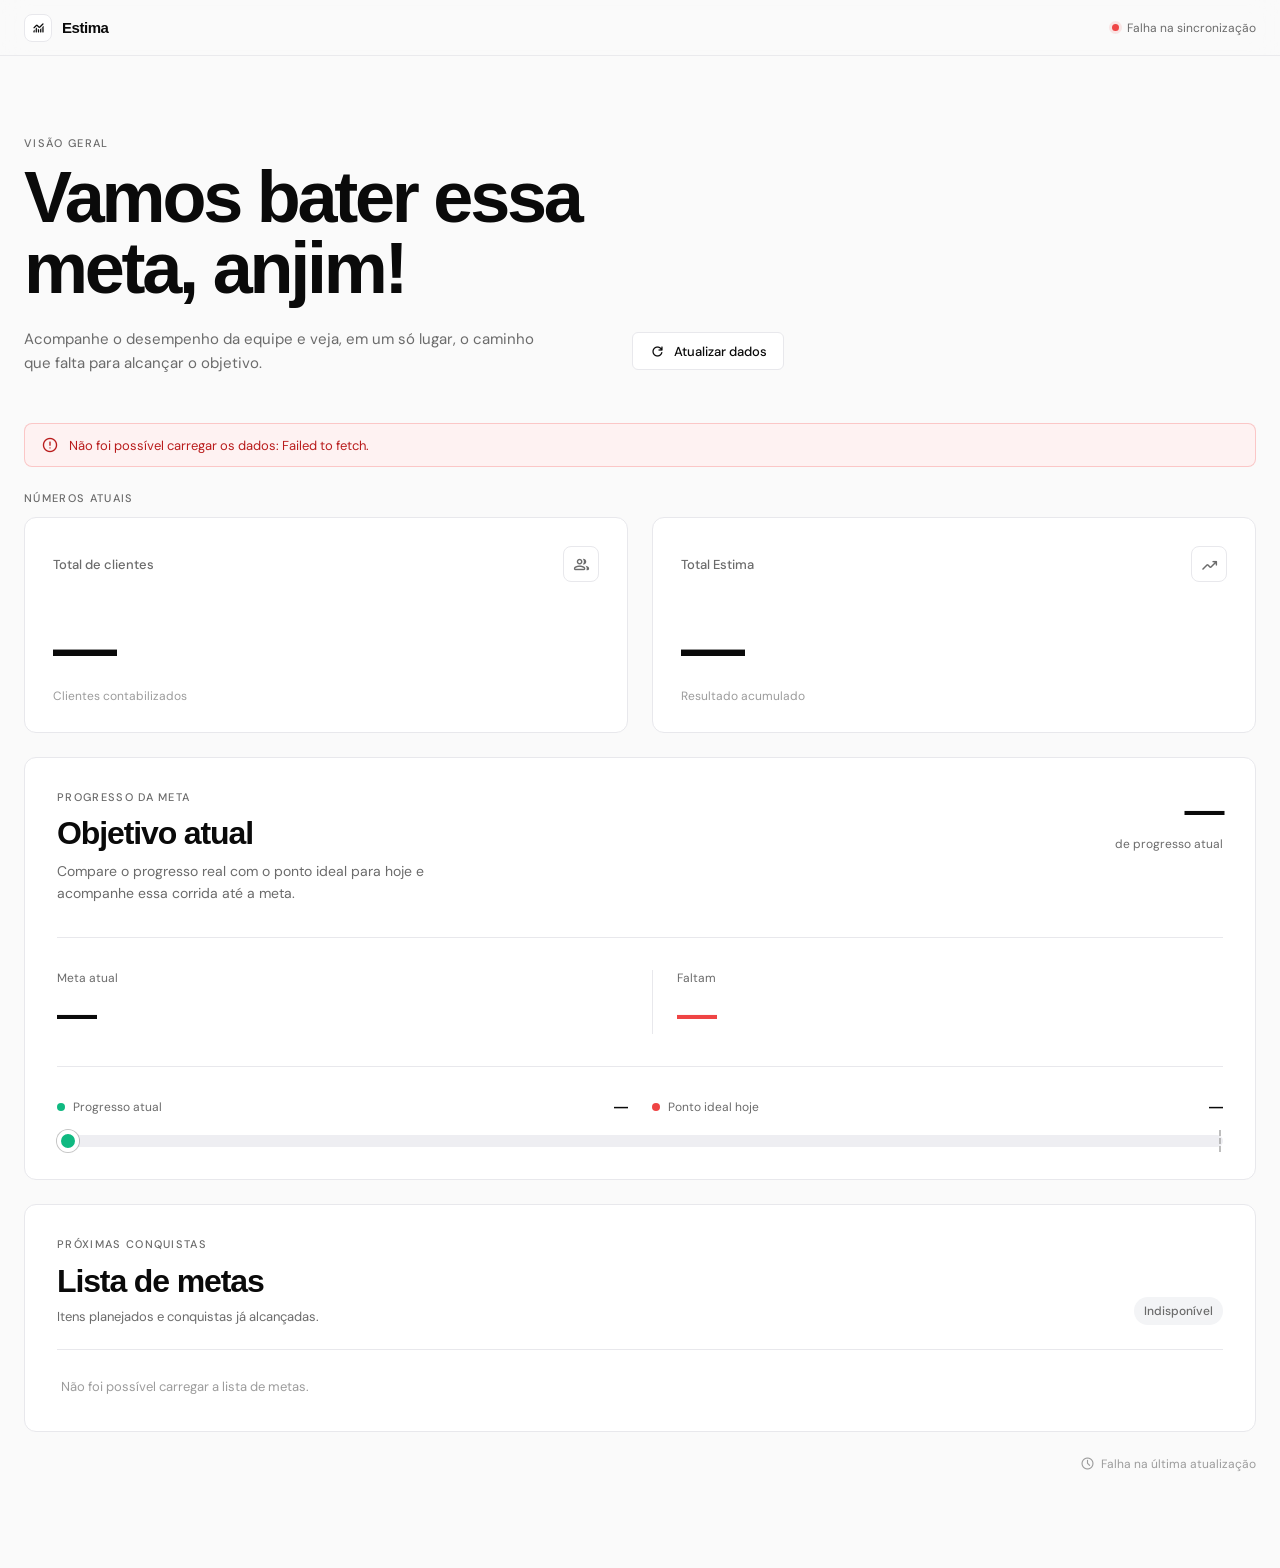
<file: estima/index.html>
<!DOCTYPE html>
<html lang="pt-BR">
<head>
  <meta charset="UTF-8" />
  <meta name="viewport" content="width=device-width, initial-scale=1.0" />
  <meta name="theme-color" content="#FAFAFA" />
  <title>Painel de metas | Estima</title>

  <link rel="preconnect" href="https://fonts.googleapis.com" />
  <link rel="preconnect" href="https://fonts.gstatic.com" crossorigin />
  <link rel="preconnect" href="https://api.fontshare.com" />
  <link href="https://api.fontshare.com/v2/css?f[]=general-sans@600,700&display=swap" rel="stylesheet" />
  <link href="https://fonts.googleapis.com/css2?family=DM+Sans:wght@400;500&family=Material+Symbols+Rounded:opsz,wght,FILL,GRAD@20..48,400,0,0,-25..0&display=swap" rel="stylesheet" />

  <style>
    :root {
      --primary: #6366F1;
      --primary-hover: #4F46E5;
      --background: #FAFAFA;
      --surface: #FFFFFF;
      --text-primary: #0A0A0A;
      --text-secondary: #6B6B6B;
      --neutral: #9C9C9C;
      --border: #E8E8EC;
      --success: #10B981;
      --error: #EF4444;
      --error-soft: #FEF2F2;
      --radius-card: 12px;
      --radius-control: 6px;
      --ease: cubic-bezier(.22, 1, .36, 1);
    }

    *, *::before, *::after {
      box-sizing: border-box;
    }

    html {
      color-scheme: light;
    }

    body {
      margin: 0;
      min-width: 320px;
      min-height: 100vh;
      background: var(--background);
      color: var(--text-primary);
      font-family: "DM Sans", sans-serif;
      -webkit-font-smoothing: antialiased;
    }

    button {
      font: inherit;
    }

    .material-symbols-rounded {
      display: inline-block;
      direction: ltr;
      font-family: "Material Symbols Rounded";
      font-size: 24px;
      font-style: normal;
      font-weight: normal;
      font-feature-settings: "liga";
      letter-spacing: normal;
      line-height: 1;
      text-transform: none;
      white-space: nowrap;
      word-wrap: normal;
      -webkit-font-feature-settings: "liga";
      -webkit-font-smoothing: antialiased;
    }

    .topbar {
      position: sticky;
      top: 0;
      z-index: 10;
      height: 56px;
      border-bottom: 1px solid rgba(232, 232, 236, .9);
      background: rgba(250, 250, 250, .86);
      backdrop-filter: blur(14px);
    }

    .topbar__inner {
      width: min(100%, 1280px);
      height: 100%;
      margin: 0 auto;
      padding: 0 24px;
      display: flex;
      align-items: center;
      justify-content: space-between;
    }

    .brand {
      display: inline-flex;
      align-items: center;
      gap: 10px;
      font-family: "General Sans", sans-serif;
      font-size: 15px;
      font-weight: 700;
      letter-spacing: -.03em;
    }

    .brand__mark {
      width: 28px;
      height: 28px;
      border: 1px solid var(--border);
      border-radius: 8px;
      background: var(--surface);
      display: grid;
      place-items: center;
    }

    .brand__mark .material-symbols-rounded {
      font-size: 17px;
      color: var(--text-primary);
    }

    .status {
      display: inline-flex;
      align-items: center;
      gap: 8px;
      color: var(--text-secondary);
      font-size: 12px;
    }

    .status__dot {
      width: 7px;
      height: 7px;
      border-radius: 9999px;
      background: var(--success);
      box-shadow: 0 0 0 3px rgba(16, 185, 129, .12);
    }

    .status.is-syncing .status__dot {
      animation: pulse 1.2s ease-in-out infinite;
    }

    .status.has-error .status__dot {
      background: var(--error);
      box-shadow: 0 0 0 3px rgba(239, 68, 68, .12);
    }

    .page {
      width: min(100%, 1280px);
      margin: 0 auto;
      padding: 80px 24px 96px;
    }

    .intro {
      max-width: 760px;
      margin-bottom: 48px;
    }

    .eyebrow,
    .section-label {
      margin: 0 0 12px;
      color: var(--text-secondary);
      font-size: 11px;
      font-weight: 500;
      letter-spacing: .12em;
      text-transform: uppercase;
    }

    .intro h1 {
      max-width: 700px;
      margin: 0;
      font-family: "General Sans", sans-serif;
      font-size: clamp(42px, 7vw, 72px);
      font-weight: 700;
      line-height: .98;
      letter-spacing: -.045em;
    }

    .intro__bottom {
      margin-top: 24px;
      display: flex;
      align-items: center;
      justify-content: space-between;
      gap: 24px;
    }

    .intro__copy {
      max-width: 520px;
      margin: 0;
      color: var(--text-secondary);
      font-size: 15px;
      line-height: 1.6;
    }

    .refresh-button {
      min-height: 38px;
      padding: 0 16px;
      border: 1px solid var(--border);
      border-radius: var(--radius-control);
      background: var(--surface);
      color: var(--text-primary);
      display: inline-flex;
      align-items: center;
      justify-content: center;
      gap: 8px;
      font-size: 13px;
      font-weight: 500;
      cursor: pointer;
      transition: transform 200ms ease, border-color 200ms ease, color 200ms ease, box-shadow 200ms ease;
    }

    .refresh-button:hover {
      border-color: var(--primary);
      color: var(--primary-hover);
      transform: translateY(-1px);
    }

    .refresh-button:focus-visible {
      outline: none;
      border-color: var(--primary);
      box-shadow: 0 0 0 3px rgba(99, 102, 241, .12);
    }

    .refresh-button:disabled {
      cursor: wait;
      opacity: .65;
      transform: none;
    }

    .refresh-button .material-symbols-rounded {
      font-size: 17px;
    }

    .refresh-button.is-loading .material-symbols-rounded {
      animation: spin .7s linear infinite;
    }

    .error-banner {
      display: none;
      margin-bottom: 24px;
      padding: 12px 16px;
      border: 1px solid rgba(239, 68, 68, .25);
      border-radius: 8px;
      background: var(--error-soft);
      color: #B91C1C;
      align-items: center;
      gap: 10px;
      font-size: 13px;
    }

    .error-banner.is-visible {
      display: flex;
    }

    .error-banner .material-symbols-rounded {
      flex: 0 0 auto;
      font-size: 18px;
    }

    .metrics-grid {
      display: grid;
      grid-template-columns: repeat(2, minmax(0, 1fr));
      gap: 24px;
      margin-bottom: 24px;
    }

    .metric-card,
    .goal-card,
    .goals-card {
      border: 1px solid var(--border);
      border-radius: var(--radius-card);
      background: var(--surface);
      transition: transform 200ms ease, box-shadow 200ms ease;
    }

    .metric-card:hover,
    .goal-card:hover,
    .goals-card:hover {
      transform: translateY(-2px);
      box-shadow: 0 8px 30px rgba(0, 0, 0, .08);
    }

    .metric-card {
      min-height: 216px;
      padding: 28px;
      display: flex;
      flex-direction: column;
      justify-content: space-between;
    }

    .metric-card__top {
      display: flex;
      align-items: center;
      justify-content: space-between;
      gap: 16px;
    }

    .metric-card__label {
      color: var(--text-secondary);
      font-size: 13px;
      font-weight: 500;
    }

    .metric-card__icon {
      width: 36px;
      height: 36px;
      border: 1px solid var(--border);
      border-radius: 8px;
      display: grid;
      place-items: center;
      color: var(--text-secondary);
    }

    .metric-card__icon .material-symbols-rounded {
      font-size: 19px;
    }

    .metric-card__value {
      min-height: 64px;
      margin: 24px 0 8px;
      font-family: "General Sans", sans-serif;
      font-size: clamp(44px, 6vw, 64px);
      font-weight: 700;
      line-height: 1;
      letter-spacing: -.04em;
    }

    .metric-card__hint {
      margin: 0;
      color: var(--neutral);
      font-size: 12px;
    }

    .goal-card {
      padding: 32px;
    }

    .goal-card__header {
      display: flex;
      align-items: flex-start;
      justify-content: space-between;
      gap: 32px;
      padding-bottom: 32px;
      border-bottom: 1px solid var(--border);
    }

    .goal-card__header h2 {
      margin: 0;
      font-family: "General Sans", sans-serif;
      font-size: clamp(26px, 4vw, 32px);
      font-weight: 700;
      line-height: 1.1;
      letter-spacing: -.035em;
    }

    .goal-card__description {
      max-width: 440px;
      margin: 10px 0 0;
      color: var(--text-secondary);
      font-size: 14px;
      line-height: 1.55;
    }

    .percentage {
      flex: 0 0 auto;
      text-align: right;
    }

    .percentage__value {
      display: block;
      font-family: "General Sans", sans-serif;
      font-size: 40px;
      font-weight: 700;
      line-height: 1;
      letter-spacing: -.04em;
    }

    .percentage__label {
      display: block;
      margin-top: 6px;
      color: var(--text-secondary);
      font-size: 12px;
    }

    .goal-stats {
      display: grid;
      grid-template-columns: repeat(2, minmax(0, 1fr));
      gap: 24px;
      padding: 32px 0;
    }

    .goal-stat + .goal-stat {
      padding-left: 24px;
      border-left: 1px solid var(--border);
    }

    .goal-stat__label {
      display: block;
      margin-bottom: 8px;
      color: var(--text-secondary);
      font-size: 12px;
    }

    .goal-stat__value {
      display: block;
      font-family: "General Sans", sans-serif;
      font-size: clamp(28px, 4vw, 40px);
      font-weight: 700;
      line-height: 1;
      letter-spacing: -.035em;
    }

    .goal-stat--remaining .goal-stat__value {
      color: var(--error);
    }

    .race {
      padding-top: 32px;
      border-top: 1px solid var(--border);
    }

    .race__legend {
      display: grid;
      grid-template-columns: repeat(2, minmax(0, 1fr));
      gap: 24px;
      margin-bottom: 20px;
      font-size: 12px;
    }

    .race__legend-item {
      display: flex;
      align-items: center;
      gap: 8px;
      color: var(--text-secondary);
    }

    .race__legend-value {
      margin-left: auto;
      color: var(--text-primary);
      font-family: "General Sans", sans-serif;
      font-size: 14px;
      font-weight: 700;
    }

    .race__legend-dot {
      width: 8px;
      height: 8px;
      border-radius: 9999px;
      background: var(--success);
    }

    .race__legend-dot--pace {
      background: var(--error);
    }

    .race-track {
      --actual-position: 0%;
      --pace-position: 0%;
      width: 100%;
      height: 12px;
      position: relative;
      border-radius: 9999px;
      background: #EEEEF2;
    }

    .race-track::after {
      content: "";
      position: absolute;
      top: -5px;
      right: 2px;
      z-index: 5;
      height: 22px;
      border-right: 2px dashed var(--neutral);
      opacity: .65;
    }

    .race-track__fill {
      width: 0;
      height: 100%;
      position: absolute;
      inset: 0 auto 0 0;
      border-radius: inherit;
      transition: width 900ms var(--ease);
    }

    .race-track__fill--pace {
      z-index: 1;
      background: var(--error);
    }

    .race-track__fill--actual {
      z-index: 2;
      background: var(--success);
    }

    .race-track__marker {
      width: 22px;
      height: 22px;
      position: absolute;
      top: 50%;
      border: 4px solid var(--surface);
      border-radius: 9999px;
      box-shadow: 0 0 0 1px rgba(10, 10, 10, .12);
      transform: translate(-50%, -50%);
      transition: left 900ms var(--ease), opacity 200ms ease;
    }

    .race-track__marker--pace {
      left: clamp(11px, var(--pace-position), calc(100% - 11px));
      z-index: 3;
      background: var(--error);
    }

    .race-track__marker--actual {
      left: clamp(11px, var(--actual-position), calc(100% - 11px));
      z-index: 4;
      background: var(--success);
    }

    .race-track.is-on-pace .race-track__marker--pace {
      opacity: 0;
    }

    .goals-card {
      margin-top: 24px;
      padding: 32px;
    }

    .goals-card__header {
      display: flex;
      align-items: flex-end;
      justify-content: space-between;
      gap: 24px;
      padding-bottom: 24px;
    }

    .goals-card__header h2 {
      margin: 0;
      font-family: "General Sans", sans-serif;
      font-size: clamp(24px, 4vw, 32px);
      font-weight: 700;
      letter-spacing: -.035em;
    }

    .goals-card__description {
      margin: 8px 0 0;
      color: var(--text-secondary);
      font-size: 13px;
    }

    .goals-card__count {
      flex: 0 0 auto;
      padding: 6px 10px;
      border-radius: 9999px;
      background: #F3F4F6;
      color: var(--text-secondary);
      font-size: 12px;
      font-weight: 500;
    }

    .goals-list {
      border-top: 1px solid var(--border);
    }

    .goal-item {
      min-height: 58px;
      padding: 12px 4px;
      display: grid;
      grid-template-columns: 28px minmax(0, 1fr) auto;
      align-items: center;
      gap: 12px;
      border-bottom: 1px solid var(--border);
    }

    .goal-item:last-child {
      border-bottom: 0;
    }

    .goal-item__check {
      width: 20px;
      height: 20px;
      border: 1px solid #D1D5DB;
      border-radius: 9999px;
      display: grid;
      place-items: center;
      color: var(--surface);
    }

    .goal-item.is-complete .goal-item__check {
      border-color: var(--success);
      background: var(--success);
    }

    .goal-item.is-complete .goal-item__check::after {
      content: "✓";
      font-size: 12px;
      font-weight: 700;
    }

    .goal-item__name {
      overflow-wrap: anywhere;
      font-size: 14px;
      font-weight: 500;
    }

    .goal-item.is-complete .goal-item__name {
      color: var(--text-secondary);
      text-decoration: line-through;
      text-decoration-color: var(--neutral);
    }

    .goal-item__status {
      color: var(--neutral);
      font-size: 12px;
    }

    .goal-item.is-complete .goal-item__status {
      color: #047857;
    }

    .goals-list__message {
      margin: 0;
      padding: 28px 4px 4px;
      color: var(--neutral);
      font-size: 13px;
    }

    .skeleton {
      width: min(180px, 70%);
      color: transparent;
      border-radius: 6px;
      background: linear-gradient(90deg, #EEEEF2 25%, #F7F7F8 50%, #EEEEF2 75%);
      background-size: 200% 100%;
      animation: shimmer 1.4s infinite linear;
      user-select: none;
    }

    .footer {
      margin-top: 24px;
      display: flex;
      justify-content: flex-end;
      color: var(--neutral);
      font-size: 12px;
    }

    .footer p {
      margin: 0;
      display: inline-flex;
      align-items: center;
      gap: 6px;
    }

    .footer .material-symbols-rounded {
      font-size: 15px;
    }

    @keyframes shimmer {
      to { background-position: -200% 0; }
    }

    @keyframes spin {
      to { transform: rotate(360deg); }
    }

    @keyframes pulse {
      50% { opacity: .35; }
    }

    @media (max-width: 700px) {
      .topbar__inner {
        padding: 0 16px;
      }

      .page {
        padding: 48px 16px 64px;
      }

      .intro {
        margin-bottom: 32px;
      }

      .intro__bottom {
        align-items: flex-start;
        flex-direction: column;
      }

      .metrics-grid {
        grid-template-columns: 1fr;
        gap: 16px;
        margin-bottom: 16px;
      }

      .metric-card {
        min-height: 184px;
        padding: 24px;
      }

      .goal-card {
        padding: 24px;
      }

      .goals-card {
        margin-top: 16px;
        padding: 24px;
      }

      .goal-card__header {
        gap: 24px;
      }
    }

    @media (max-width: 480px) {
      .intro h1 {
        font-size: 42px;
      }

      .goal-card__header {
        align-items: flex-start;
        flex-direction: column;
      }

      .percentage {
        text-align: left;
      }

      .goal-stats {
        grid-template-columns: 1fr;
      }

      .goal-stat + .goal-stat {
        padding: 24px 0 0;
        border-top: 1px solid var(--border);
        border-left: 0;
      }

      .goals-card__header {
        align-items: flex-start;
        flex-direction: column;
        gap: 12px;
      }

      .race__legend {
        grid-template-columns: 1fr;
        gap: 8px;
      }

      .goal-item {
        grid-template-columns: 28px minmax(0, 1fr);
      }

      .goal-item__status {
        grid-column: 2;
      }
    }

    @media (prefers-reduced-motion: reduce) {
      *, *::before, *::after {
        scroll-behavior: auto !important;
        animation-duration: .01ms !important;
        animation-iteration-count: 1 !important;
        transition-duration: .01ms !important;
      }
    }
  </style>
</head>
<body>
  <nav class="topbar" aria-label="Navegação principal">
    <div class="topbar__inner">
      <div class="brand">
        <span class="brand__mark" aria-hidden="true">
          <span class="material-symbols-rounded">monitoring</span>
        </span>
        Estima
      </div>
      <div class="status is-syncing" id="connectionStatus" aria-live="polite">
        <span class="status__dot" aria-hidden="true"></span>
        <span class="status__text" id="connectionText">Sincronizando dados</span>
      </div>
    </div>
  </nav>

  <main class="page">
    <header class="intro">
      <p class="eyebrow">Visão geral</p>
      <h1>Vamos bater essa meta, anjim!</h1>
      <div class="intro__bottom">
        <p class="intro__copy">Acompanhe o desempenho da equipe e veja, em um só lugar, o caminho que falta para alcançar o objetivo.</p>
        <button class="refresh-button" id="btnRefresh" type="button">
          <span class="material-symbols-rounded" aria-hidden="true">refresh</span>
          <span>Atualizar dados</span>
        </button>
      </div>
    </header>

    <div class="error-banner" id="errorBanner" role="alert">
      <span class="material-symbols-rounded" aria-hidden="true">error</span>
      <span id="errorMsg">Não foi possível carregar os dados.</span>
    </div>

    <section aria-labelledby="numbersTitle">
      <p class="section-label" id="numbersTitle">Números atuais</p>
      <div class="metrics-grid">
        <article class="metric-card">
          <div class="metric-card__top">
            <span class="metric-card__label">Total de clientes</span>
            <span class="metric-card__icon" aria-hidden="true">
              <span class="material-symbols-rounded">group</span>
            </span>
          </div>
          <div>
            <div class="metric-card__value skeleton" id="val-clientes">000</div>
            <p class="metric-card__hint">Clientes contabilizados</p>
          </div>
        </article>

        <article class="metric-card">
          <div class="metric-card__top">
            <span class="metric-card__label">Total Estima</span>
            <span class="metric-card__icon" aria-hidden="true">
              <span class="material-symbols-rounded">trending_up</span>
            </span>
          </div>
          <div>
            <div class="metric-card__value skeleton" id="val-estimativa">000</div>
            <p class="metric-card__hint">Resultado acumulado</p>
          </div>
        </article>
      </div>
    </section>

    <section class="goal-card" aria-labelledby="goalTitle">
      <div class="goal-card__header">
        <div>
          <p class="section-label">Progresso da meta</p>
          <h2 id="goalTitle">Objetivo atual</h2>
          <p class="goal-card__description">Compare o progresso real com o ponto ideal para hoje e acompanhe essa corrida até a meta.</p>
        </div>
        <div class="percentage">
          <span class="percentage__value" id="pctNum">—</span>
          <span class="percentage__label">de progresso atual</span>
        </div>
      </div>

      <div class="goal-stats">
        <div class="goal-stat">
          <span class="goal-stat__label">Meta atual</span>
          <strong class="goal-stat__value skeleton" id="val-meta">000</strong>
        </div>
        <div class="goal-stat goal-stat--remaining">
          <span class="goal-stat__label">Faltam</span>
          <strong class="goal-stat__value skeleton" id="val-faltam">000</strong>
        </div>
      </div>

      <div class="race">
        <div class="race__legend" aria-label="Legenda da barra de progresso">
          <span class="race__legend-item">
            <span class="race__legend-dot" aria-hidden="true"></span>
            Progresso atual
            <strong class="race__legend-value" id="actualPct">—</strong>
          </span>
          <span class="race__legend-item">
            <span class="race__legend-dot race__legend-dot--pace" aria-hidden="true"></span>
            Ponto ideal hoje
            <strong class="race__legend-value" id="pacePct">—</strong>
          </span>
        </div>

        <div
          class="race-track"
          id="raceTrack"
          role="progressbar"
          aria-label="Progresso atual comparado ao ponto ideal"
          aria-valuemin="0"
          aria-valuemax="100"
          aria-valuenow="0"
        >
          <div class="race-track__fill race-track__fill--pace" id="paceFill"></div>
          <div class="race-track__fill race-track__fill--actual" id="actualFill"></div>
          <span class="race-track__marker race-track__marker--pace" aria-hidden="true"></span>
          <span class="race-track__marker race-track__marker--actual" aria-hidden="true"></span>
        </div>
      </div>
    </section>

    <section class="goals-card" aria-labelledby="goalsTitle">
      <div class="goals-card__header">
        <div>
          <p class="section-label">Próximas conquistas</p>
          <h2 id="goalsTitle">Lista de metas</h2>
          <p class="goals-card__description">Itens planejados e conquistas já alcançadas.</p>
        </div>
        <span class="goals-card__count" id="goalsCount">Carregando…</span>
      </div>
      <div class="goals-list" id="goalsList" aria-live="polite" aria-busy="true">
        <p class="goals-list__message">Carregando a lista de metas…</p>
      </div>
    </section>

    <footer class="footer">
      <p>
        <span class="material-symbols-rounded" aria-hidden="true">schedule</span>
        <span id="lastUpdate">Carregando dados…</span>
      </p>
    </footer>
  </main>

  <script>
    const APPS_SCRIPT_URL = "https://script.google.com/macros/s/AKfycbxFUcgsA5Z3W_C71SjTJWJ4AYMHMIHYyFjlkRTz95SwLRAs5WpLNuHXx7gt1y4Ak0NzFQ/exec";

    const fieldMap = [
      { id: "val-clientes", key: "totalClientes" },
      { id: "val-estimativa", key: "totalEstimativa" },
      { id: "val-meta", key: "metaAtual" },
      { id: "val-faltam", key: "faltam" }
    ];

    const numberFormatter = new Intl.NumberFormat("pt-BR", {
      maximumFractionDigits: 2
    });

    function toNumber(value) {
      if (value === null || value === undefined || value === "") return NaN;
      if (typeof value === "number") return value;
      if (typeof value !== "string") return Number(value);

      const normalized = value
        .trim()
        .replace(/\s/g, "")
        .replace(/\.(?=\d{3}(?:\D|$))/g, "")
        .replace(",", ".");

      return Number(normalized);
    }

    function validateData(data) {
      if (!data || typeof data !== "object") {
        throw new Error("a integração retornou uma resposta sem dados");
      }

      const invalidFields = fieldMap.filter(({ key }) => !Number.isFinite(toNumber(data[key])));
      const hasInvalidRace = !Number.isFinite(toPercentage(data.percentualMes))
        || !Number.isFinite(toPercentage(data.progressoAtual));
      if (invalidFields.length > 0 || hasInvalidRace || !Array.isArray(data.listaMetas)) {
        throw new Error("o endpoint publicado ainda não contém H6, H15 e a Lista de Metas; implante a nova versão do Apps Script");
      }
    }

    function formatValue(value) {
      const number = toNumber(value);
      return Number.isFinite(number) ? numberFormatter.format(number) : (value ?? "—");
    }

    function toPercentage(value) {
      const hasPercentSign = typeof value === "string" && value.includes("%");
      const numericValue = toNumber(hasPercentSign ? value.replace("%", "") : value);
      if (!Number.isFinite(numericValue)) return NaN;
      return !hasPercentSign && Math.abs(numericValue) <= 1 ? numericValue * 100 : numericValue;
    }

    function formatPercentage(value) {
      return `${numberFormatter.format(value)}%`;
    }

    function setLoading(isLoading) {
      fieldMap.forEach(({ id }) => {
        document.getElementById(id).classList.toggle("skeleton", isLoading);
      });
      document.getElementById("goalsList").setAttribute("aria-busy", String(isLoading));

      const button = document.getElementById("btnRefresh");
      button.disabled = isLoading;
      button.classList.toggle("is-loading", isLoading);

      if (isLoading) {
        const status = document.getElementById("connectionStatus");
        status.classList.add("is-syncing");
        status.classList.remove("has-error");
        document.getElementById("connectionText").textContent = "Sincronizando dados";
      }
    }

    function setError(message) {
      document.getElementById("errorMsg").textContent = message;
      document.getElementById("errorBanner").classList.add("is-visible");
    }

    function clearError() {
      document.getElementById("errorBanner").classList.remove("is-visible");
    }

    function updateRace(data) {
      const actual = Math.max(0, toPercentage(data.progressoAtual));
      const pace = Math.max(0, toPercentage(data.percentualMes));
      const visibleActual = Math.min(actual, 100);
      const visiblePace = Math.min(pace, 100);
      const track = document.getElementById("raceTrack");

      document.getElementById("pctNum").textContent = formatPercentage(actual);
      document.getElementById("actualPct").textContent = formatPercentage(actual);
      document.getElementById("pacePct").textContent = formatPercentage(pace);
      document.getElementById("actualFill").style.width = `${visibleActual}%`;
      document.getElementById("paceFill").style.width = `${visiblePace}%`;
      track.style.setProperty("--actual-position", `${visibleActual}%`);
      track.style.setProperty("--pace-position", `${visiblePace}%`);
      track.classList.toggle("is-on-pace", actual >= pace);
      track.setAttribute("aria-valuenow", visibleActual.toFixed(1));
    }

    function renderGoals(items) {
      const list = document.getElementById("goalsList");
      const completed = items.filter(({ alcancada }) => alcancada).length;
      list.replaceChildren();
      list.setAttribute("aria-busy", "false");
      document.getElementById("goalsCount").textContent = `${completed} de ${items.length} concluídas`;

      if (items.length === 0) {
        const emptyMessage = document.createElement("p");
        emptyMessage.className = "goals-list__message";
        emptyMessage.textContent = "Nenhuma meta cadastrada em P3:P.";
        list.appendChild(emptyMessage);
        return;
      }

      items.forEach(({ nome, alcancada }) => {
        const item = document.createElement("div");
        item.className = `goal-item${alcancada ? " is-complete" : ""}`;

        const check = document.createElement("span");
        check.className = "goal-item__check";
        check.setAttribute("aria-hidden", "true");

        const name = document.createElement("span");
        name.className = "goal-item__name";
        name.textContent = nome;

        const itemStatus = document.createElement("span");
        itemStatus.className = "goal-item__status";
        itemStatus.textContent = alcancada ? "Concluída" : "Pendente";

        item.append(check, name, itemStatus);
        list.appendChild(item);
      });
    }

    function showGoalsError() {
      const list = document.getElementById("goalsList");
      const message = document.createElement("p");
      message.className = "goals-list__message";
      message.textContent = "Não foi possível carregar a lista de metas.";
      list.replaceChildren(message);
      list.setAttribute("aria-busy", "false");
      document.getElementById("goalsCount").textContent = "Indisponível";
    }

    async function loadData() {
      setLoading(true);
      clearError();

      try {
        const response = await fetch(APPS_SCRIPT_URL, { cache: "no-store" });
        if (!response.ok) throw new Error(`erro ${response.status}`);

        const payload = await response.json();
        if (payload.status !== "ok") {
          throw new Error(payload.message || "resposta inválida da planilha");
        }

        validateData(payload.data);

        fieldMap.forEach(({ id, key }) => {
          document.getElementById(id).textContent = formatValue(payload.data[key]);
        });

        updateRace(payload.data);
        renderGoals(payload.data.listaMetas);
        document.getElementById("connectionStatus").classList.remove("is-syncing", "has-error");
        document.getElementById("connectionText").textContent = "Conectado à planilha";
        document.getElementById("lastUpdate").textContent =
          `Atualizado em ${payload.data.atualizadoEm}`;
      } catch (error) {
        document.getElementById("connectionStatus").classList.remove("is-syncing");
        document.getElementById("connectionStatus").classList.add("has-error");
        document.getElementById("connectionText").textContent = "Falha na sincronização";
        setError(`Não foi possível carregar os dados: ${error.message}.`);
        fieldMap.forEach(({ id }) => {
          document.getElementById(id).textContent = "—";
        });
        document.getElementById("pctNum").textContent = "—";
        document.getElementById("actualFill").style.width = "0%";
        document.getElementById("paceFill").style.width = "0%";
        document.getElementById("raceTrack").style.setProperty("--actual-position", "0%");
        document.getElementById("raceTrack").style.setProperty("--pace-position", "0%");
        document.getElementById("actualPct").textContent = "—";
        document.getElementById("pacePct").textContent = "—";
        showGoalsError();
        document.getElementById("lastUpdate").textContent = "Falha na última atualização";
      } finally {
        setLoading(false);
      }
    }

    document.getElementById("btnRefresh").addEventListener("click", loadData);
    loadData();
  </script>
</body>
</html>
</file>
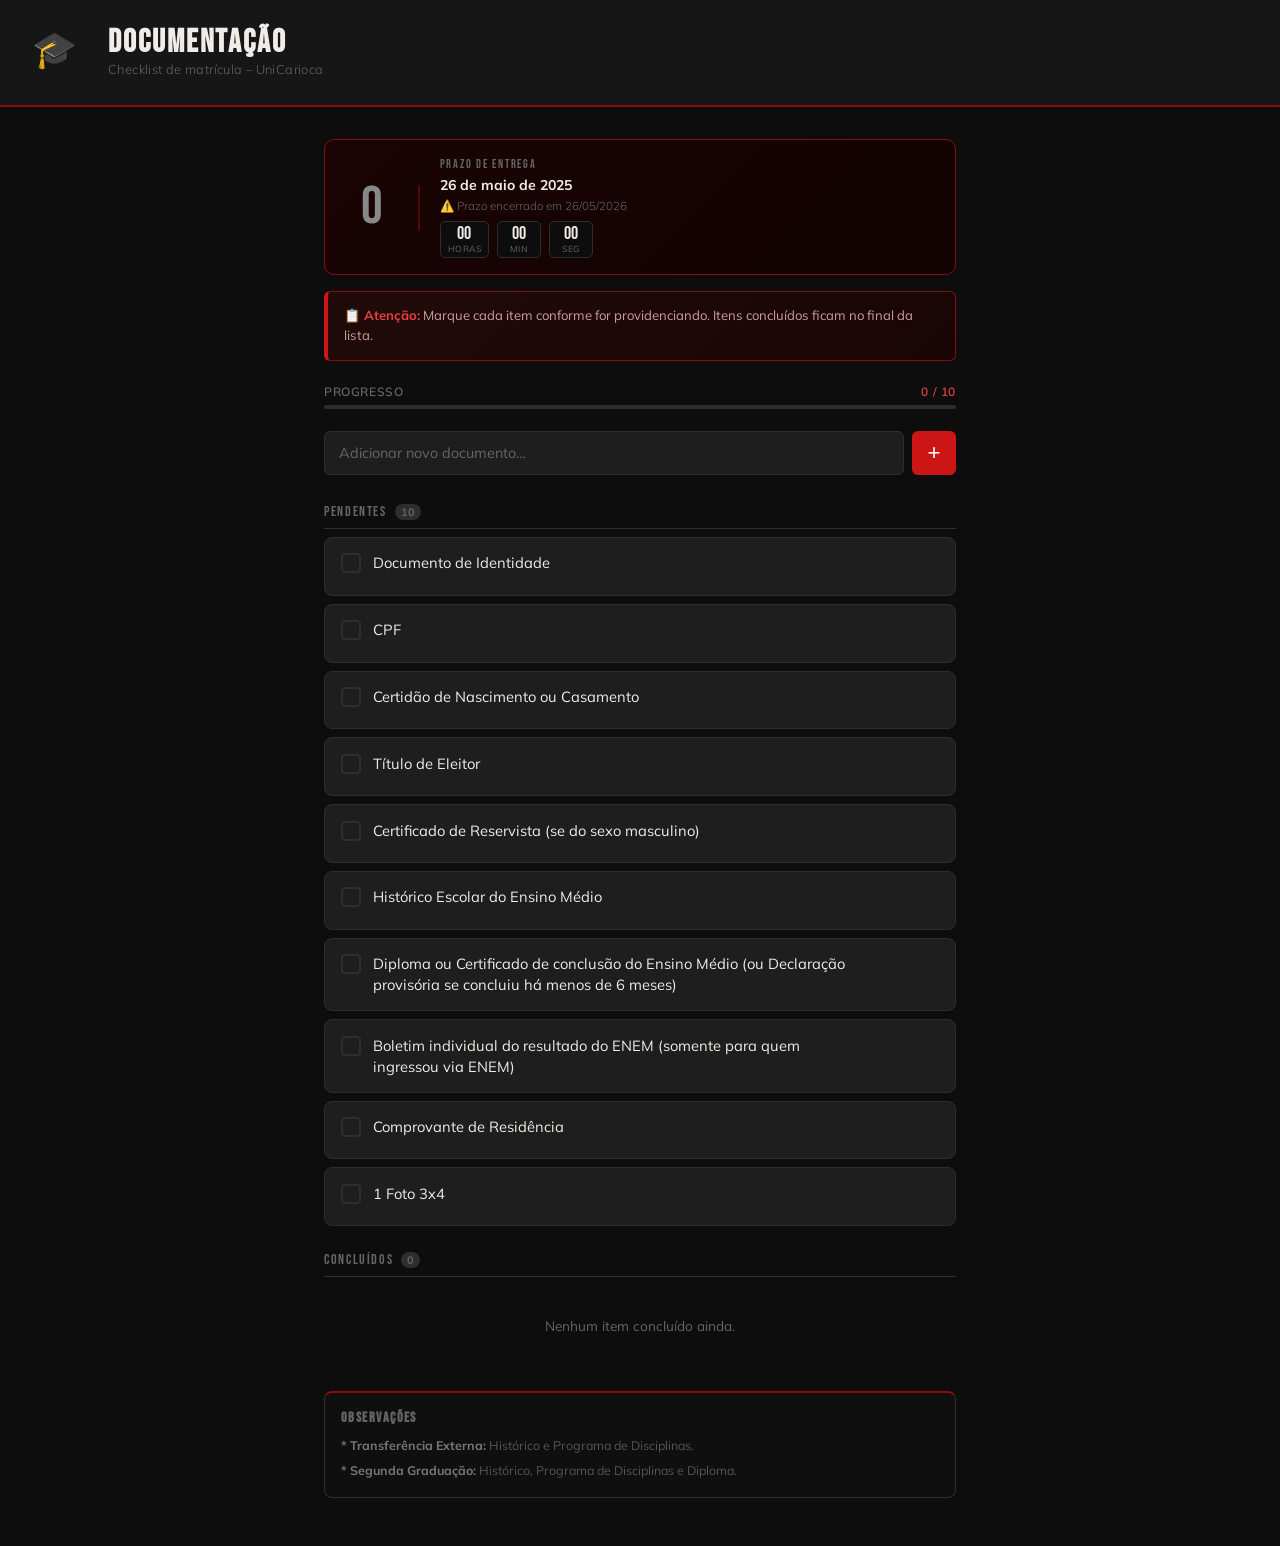
<file: facul/index.html>
<!DOCTYPE html>
<html lang="pt-BR">
<head>
<meta charset="UTF-8">
<meta name="viewport" content="width=device-width, initial-scale=1.0">
<title>Documentação – UniCarioca</title>
<link href="https://fonts.googleapis.com/css2?family=Bebas+Neue&family=Mulish:wght@300;400;600;700&display=swap" rel="stylesheet">
<style>
  :root {
    --red:       #CC1616;
    --red-dark:  #8B0E0E;
    --red-light: #E84040;
    --black:     #0D0D0D;
    --surface:   #161616;
    --card:      #1E1E1E;
    --border:    #2E2E2E;
    --text:      #F0EDE8;
    --muted:     #666;
    --done-bg:   #181818;
    --done-text: #444;
  }

  *, *::before, *::after { box-sizing: border-box; margin: 0; padding: 0; }

  body {
    background: var(--black);
    color: var(--text);
    font-family: 'Mulish', sans-serif;
    font-weight: 400;
    min-height: 100vh;
    padding-bottom: 3rem;
  }

  /* ── HEADER ── */
  header {
    background: var(--surface);
    border-bottom: 2px solid var(--red-dark);
    padding: 1.2rem 1.2rem 1rem;
    display: flex;
    align-items: center;
    gap: 1rem;
    position: sticky;
    top: 0;
    z-index: 100;
  }

  header img {
    height: 52px;
    width: auto;
    flex-shrink: 0;
  }

  .header-text h1 {
    font-family: 'Bebas Neue', sans-serif;
    font-size: 1.6rem;
    letter-spacing: 0.06em;
    color: var(--text);
    line-height: 1;
  }

  .header-text p {
    font-size: 0.72rem;
    color: var(--muted);
    font-weight: 300;
    margin-top: 2px;
    letter-spacing: 0.03em;
  }

  /* ── MAIN ── */
  main {
    max-width: 680px;
    margin: 0 auto;
    padding: 1.4rem 1rem 0;
  }

  /* ── COUNTDOWN ── */
  .countdown-card {
    background: linear-gradient(135deg, #1a0404 0%, #120202 100%);
    border: 1px solid var(--red-dark);
    border-radius: 10px;
    padding: 1.1rem 1.2rem 1rem;
    margin-bottom: 1rem;
    display: flex;
    align-items: center;
    gap: 1.2rem;
  }

  .countdown-number {
    font-family: 'Bebas Neue', sans-serif;
    font-size: 3.4rem;
    line-height: 1;
    color: var(--red-light);
    flex-shrink: 0;
    min-width: 2.5ch;
    text-align: center;
    transition: color 0.4s;
  }

  .countdown-number.urgent   { color: #ff3333; }
  .countdown-number.overdue  { color: #888; }

  .countdown-divider {
    width: 2px;
    height: 46px;
    background: var(--red-dark);
    border-radius: 1px;
    flex-shrink: 0;
    opacity: 0.5;
  }

  .countdown-info { flex: 1; min-width: 0; }

  .countdown-label {
    font-family: 'Bebas Neue', sans-serif;
    font-size: 0.78rem;
    letter-spacing: 0.14em;
    color: var(--muted);
    text-transform: uppercase;
    margin-bottom: 0.2rem;
  }

  .countdown-deadline {
    font-size: 0.88rem;
    font-weight: 700;
    color: var(--text);
    margin-bottom: 0.25rem;
  }

  .countdown-sub {
    font-size: 0.72rem;
    color: var(--muted);
    font-weight: 300;
  }

  /* time segments */
  .countdown-segments {
    display: flex;
    gap: 0.5rem;
    margin-top: 0.5rem;
  }

  .seg {
    text-align: center;
    background: #0d0d0d;
    border: 1px solid var(--border);
    border-radius: 5px;
    padding: 3px 7px;
    min-width: 44px;
  }

  .seg-num {
    font-family: 'Bebas Neue', sans-serif;
    font-size: 1.15rem;
    color: var(--text);
    line-height: 1;
  }

  .seg-lbl {
    font-size: 0.55rem;
    color: var(--muted);
    text-transform: uppercase;
    letter-spacing: 0.06em;
  }

  /* ── NOTICE BANNER ── */
  .notice {
    background: linear-gradient(135deg, #200a0a 0%, #1a0505 100%);
    border: 1px solid var(--red-dark);
    border-left: 4px solid var(--red);
    border-radius: 6px;
    padding: 0.9rem 1rem;
    margin-bottom: 1.4rem;
    font-size: 0.82rem;
    color: #cca0a0;
    line-height: 1.5;
  }

  .notice strong { color: var(--red-light); }

  /* ── PROGRESS ── */
  .progress-wrap {
    margin-bottom: 1.4rem;
  }

  .progress-label {
    display: flex;
    justify-content: space-between;
    font-size: 0.75rem;
    color: var(--muted);
    margin-bottom: 0.4rem;
    font-weight: 600;
    letter-spacing: 0.05em;
    text-transform: uppercase;
  }

  .progress-label span:last-child { color: var(--red-light); }

  .progress-bar {
    height: 4px;
    background: var(--border);
    border-radius: 99px;
    overflow: hidden;
  }

  .progress-fill {
    height: 100%;
    background: linear-gradient(90deg, var(--red-dark), var(--red-light));
    border-radius: 99px;
    transition: width 0.4s cubic-bezier(.4,0,.2,1);
    width: 0%;
  }

  /* ── ADD NEW ITEM ── */
  .add-row {
    display: flex;
    gap: 0.5rem;
    margin-bottom: 1.4rem;
  }

  .add-row input {
    flex: 1;
    background: var(--card);
    border: 1px solid var(--border);
    border-radius: 6px;
    padding: 0.75rem 0.9rem;
    color: var(--text);
    font-family: 'Mulish', sans-serif;
    font-size: 0.9rem;
    outline: none;
    transition: border-color 0.2s;
  }

  .add-row input:focus { border-color: var(--red); }
  .add-row input::placeholder { color: var(--muted); }

  .btn-add {
    background: var(--red);
    border: none;
    border-radius: 6px;
    width: 44px;
    height: 44px;
    cursor: pointer;
    color: #fff;
    font-size: 1.4rem;
    line-height: 1;
    display: flex;
    align-items: center;
    justify-content: center;
    flex-shrink: 0;
    transition: background 0.15s, transform 0.1s;
  }

  .btn-add:hover { background: var(--red-light); }
  .btn-add:active { transform: scale(0.93); }

  /* ── SECTION LABELS ── */
  .section-label {
    font-family: 'Bebas Neue', sans-serif;
    font-size: 0.85rem;
    letter-spacing: 0.12em;
    color: var(--muted);
    text-transform: uppercase;
    padding: 0.4rem 0 0.5rem;
    border-bottom: 1px solid var(--border);
    margin-bottom: 0.5rem;
    display: flex;
    align-items: center;
    gap: 0.5rem;
  }

  .section-label .count {
    background: var(--border);
    color: var(--muted);
    font-family: 'Mulish', sans-serif;
    font-size: 0.68rem;
    font-weight: 700;
    padding: 1px 6px;
    border-radius: 99px;
    letter-spacing: 0;
  }

  /* ── ITEM ── */
  .item {
    background: var(--card);
    border: 1px solid var(--border);
    border-radius: 8px;
    display: flex;
    align-items: flex-start;
    gap: 0.75rem;
    padding: 0.8rem 0.9rem;
    margin-bottom: 0.5rem;
    transition: border-color 0.2s, background 0.2s, opacity 0.3s;
    animation: slideIn 0.22s ease;
    position: relative;
  }

  @keyframes slideIn {
    from { opacity: 0; transform: translateY(-8px); }
    to   { opacity: 1; transform: translateY(0); }
  }

  .item:hover { border-color: #3a3a3a; }

  /* checkbox */
  .item-check {
    width: 20px;
    height: 20px;
    border: 2px solid var(--border);
    border-radius: 4px;
    cursor: pointer;
    flex-shrink: 0;
    margin-top: 1px;
    display: flex;
    align-items: center;
    justify-content: center;
    transition: all 0.18s;
    background: transparent;
  }

  .item-check:hover { border-color: var(--red-light); }

  .item-check svg { display: none; }

  /* text */
  .item-text {
    flex: 1;
    font-size: 0.88rem;
    line-height: 1.45;
    color: var(--text);
    cursor: pointer;
    word-break: break-word;
  }

  /* edit input */
  .item-edit-input {
    flex: 1;
    background: transparent;
    border: none;
    border-bottom: 1px solid var(--red);
    color: var(--text);
    font-family: 'Mulish', sans-serif;
    font-size: 0.88rem;
    line-height: 1.45;
    outline: none;
    padding: 0 0 2px;
    width: 100%;
  }

  /* actions */
  .item-actions {
    display: flex;
    gap: 0.3rem;
    flex-shrink: 0;
    opacity: 0;
    transition: opacity 0.15s;
  }

  .item:hover .item-actions { opacity: 1; }

  .item-btn {
    background: none;
    border: 1px solid var(--border);
    border-radius: 4px;
    color: var(--muted);
    cursor: pointer;
    width: 28px;
    height: 28px;
    display: flex;
    align-items: center;
    justify-content: center;
    font-size: 0.78rem;
    transition: all 0.15s;
  }

  .item-btn:hover { color: var(--text); border-color: #555; }
  .item-btn.edit-btn:hover { color: var(--red-light); border-color: var(--red-dark); }
  .item-btn.delete-btn:hover { color: #ff5555; border-color: #551111; }
  .item-btn.save-btn { color: #4caf50; border-color: #2a5a2a; }

  /* ── DONE STATE ── */
  .item.done {
    background: var(--done-bg);
    border-color: #222;
    opacity: 0.6;
  }

  .item.done .item-check {
    background: var(--red-dark);
    border-color: var(--red-dark);
  }

  .item.done .item-check svg { display: block; }

  .item.done .item-text {
    text-decoration: line-through;
    color: var(--done-text);
  }

  /* ── NOTES ── */
  .notes-section {
    margin-top: 1.6rem;
    background: #0f0f0f;
    border: 1px solid var(--border);
    border-top: 2px solid var(--red-dark);
    border-radius: 8px;
    padding: 1rem;
  }

  .notes-section h3 {
    font-family: 'Bebas Neue', sans-serif;
    font-size: 0.9rem;
    letter-spacing: 0.1em;
    color: var(--muted);
    text-transform: uppercase;
    margin-bottom: 0.6rem;
  }

  .notes-section p {
    font-size: 0.78rem;
    color: #555;
    line-height: 1.6;
  }

  .notes-section p + p { margin-top: 0.3rem; }

  .notes-section strong { color: #777; }

  /* ── EMPTY STATE ── */
  .empty {
    text-align: center;
    padding: 2rem 1rem;
    color: var(--muted);
    font-size: 0.85rem;
    display: none;
  }

  /* ── DESKTOP ── */
  @media (min-width: 640px) {
    header { padding: 1.4rem 2rem; }
    header img { height: 60px; }
    .header-text h1 { font-size: 2rem; }
    .header-text p { font-size: 0.8rem; }
    main { padding: 2rem 1.5rem 0; }
    .item { padding: 0.9rem 1rem; }
    .item-actions { opacity: 0; }
    .item-text { font-size: 0.92rem; }
  }
</style>
</head>
<body>

<header>
  <img src="https://unicarioca.edu.br/wp-content/uploads/2023/05/logo_unicariocadigital_vertical_2021-1-1.png" alt="UniCarioca" onerror="this.src='data:image/svg+xml,<svg xmlns=%22http://www.w3.org/2000/svg%22 viewBox=%220 0 60 60%22><text y=%2240%22 font-size=%2236%22>🎓</text></svg>'">
  <div class="header-text">
    <h1>Documentação</h1>
    <p>Checklist de matrícula – UniCarioca</p>
  </div>
</header>

<main>

  <!-- COUNTDOWN -->
  <div class="countdown-card">
    <div class="countdown-number" id="cd-days">--</div>
    <div class="countdown-divider"></div>
    <div class="countdown-info">
      <div class="countdown-label">Prazo de entrega</div>
      <div class="countdown-deadline">26 de maio de 2025</div>
      <div class="countdown-sub" id="cd-status">calculando…</div>
      <div class="countdown-segments">
        <div class="seg"><div class="seg-num" id="cd-h">--</div><div class="seg-lbl">horas</div></div>
        <div class="seg"><div class="seg-num" id="cd-m">--</div><div class="seg-lbl">min</div></div>
        <div class="seg"><div class="seg-num" id="cd-s">--</div><div class="seg-lbl">seg</div></div>
      </div>
    </div>
  </div>

  <div class="notice">
    <strong>📋 Atenção:</strong> Marque cada item conforme for providenciando. Itens concluídos ficam no final da lista.
  </div>

  <div class="progress-wrap">
    <div class="progress-label">
      <span>Progresso</span>
      <span id="progress-text">0 / 0</span>
    </div>
    <div class="progress-bar"><div class="progress-fill" id="progress-fill"></div></div>
  </div>

  <div class="add-row">
    <input type="text" id="new-item-input" placeholder="Adicionar novo documento…" maxlength="200">
    <button class="btn-add" id="btn-add" aria-label="Adicionar">+</button>
  </div>

  <div class="section-label">
    Pendentes <span class="count" id="pending-count">0</span>
  </div>

  <div id="list-pending"></div>
  <div class="empty" id="empty-pending">Nenhum item pendente 🎉</div>

  <div class="section-label" style="margin-top:1.2rem;">
    Concluídos <span class="count" id="done-count">0</span>
  </div>

  <div id="list-done"></div>
  <div class="empty" id="empty-done">Nenhum item concluído ainda.</div>

  <div class="notes-section">
    <h3>Observações</h3>
    <p><strong>* Transferência Externa:</strong> Histórico e Programa de Disciplinas.</p>
    <p><strong>* Segunda Graduação:</strong> Histórico, Programa de Disciplinas e Diploma.</p>
  </div>

</main>

<script>
const DEFAULT_ITEMS = [
  "Documento de Identidade",
  "CPF",
  "Certidão de Nascimento ou Casamento",
  "Título de Eleitor",
  "Certificado de Reservista (se do sexo masculino)",
  "Histórico Escolar do Ensino Médio",
  "Diploma ou Certificado de conclusão do Ensino Médio (ou Declaração provisória se concluiu há menos de 6 meses)",
  "Boletim individual do resultado do ENEM (somente para quem ingressou via ENEM)",
  "Comprovante de Residência",
  "1 Foto 3x4",
];

const STORAGE_KEY = 'unicarioca_checklist_v2';

let items = loadItems();

function loadItems() {
  try {
    const saved = localStorage.getItem(STORAGE_KEY);
    if (saved) return JSON.parse(saved);
  } catch(e) {}
  return DEFAULT_ITEMS.map((text, i) => ({ id: i + 1, text, done: false }));
}

function save() {
  try { localStorage.setItem(STORAGE_KEY, JSON.stringify(items)); } catch(e) {}
}

function nextId() {
  return items.length ? Math.max(...items.map(i => i.id)) + 1 : 1;
}

function render() {
  const pending = items.filter(i => !i.done);
  const done    = items.filter(i =>  i.done);

  document.getElementById('pending-count').textContent = pending.length;
  document.getElementById('done-count').textContent    = done.length;

  const total = items.length;
  const doneCount = done.length;
  const pct = total ? Math.round(doneCount / total * 100) : 0;
  document.getElementById('progress-fill').style.width = pct + '%';
  document.getElementById('progress-text').textContent = doneCount + ' / ' + total;

  renderList('list-pending', 'empty-pending', pending);
  renderList('list-done',    'empty-done',    done);
}

function renderList(containerId, emptyId, subset) {
  const container = document.getElementById(containerId);
  const emptyEl   = document.getElementById(emptyId);
  container.innerHTML = '';

  if (!subset.length) {
    emptyEl.style.display = 'block';
    return;
  }
  emptyEl.style.display = 'none';

  subset.forEach(item => {
    const div = document.createElement('div');
    div.className = 'item' + (item.done ? ' done' : '');
    div.dataset.id = item.id;

    // checkbox
    const chk = document.createElement('div');
    chk.className = 'item-check';
    chk.innerHTML = `<svg width="12" height="12" viewBox="0 0 12 12" fill="none"><polyline points="2,6 5,9 10,3" stroke="#fff" stroke-width="2" stroke-linecap="round" stroke-linejoin="round"/></svg>`;
    chk.addEventListener('click', () => toggleDone(item.id));

    // text
    const txt = document.createElement('div');
    txt.className = 'item-text';
    txt.textContent = item.text;
    txt.addEventListener('dblclick', () => startEdit(item.id));

    // actions
    const acts = document.createElement('div');
    acts.className = 'item-actions';

    const editBtn = document.createElement('button');
    editBtn.className = 'item-btn edit-btn';
    editBtn.title = 'Editar';
    editBtn.innerHTML = `<svg width="13" height="13" viewBox="0 0 24 24" fill="none" stroke="currentColor" stroke-width="2.2"><path d="M11 4H4a2 2 0 0 0-2 2v14a2 2 0 0 0 2 2h14a2 2 0 0 0 2-2v-7"/><path d="M18.5 2.5a2.121 2.121 0 0 1 3 3L12 15l-4 1 1-4 9.5-9.5z"/></svg>`;
    editBtn.addEventListener('click', () => startEdit(item.id));

    const delBtn = document.createElement('button');
    delBtn.className = 'item-btn delete-btn';
    delBtn.title = 'Excluir';
    delBtn.innerHTML = `<svg width="13" height="13" viewBox="0 0 24 24" fill="none" stroke="currentColor" stroke-width="2.2"><polyline points="3 6 5 6 21 6"/><path d="M19 6l-1 14a2 2 0 0 1-2 2H8a2 2 0 0 1-2-2L5 6"/><path d="M10 11v6M14 11v6"/><path d="M9 6V4a1 1 0 0 1 1-1h4a1 1 0 0 1 1 1v2"/></svg>`;
    delBtn.addEventListener('click', () => deleteItem(item.id));

    acts.appendChild(editBtn);
    acts.appendChild(delBtn);

    div.appendChild(chk);
    div.appendChild(txt);
    div.appendChild(acts);
    container.appendChild(div);
  });
}

function toggleDone(id) {
  const item = items.find(i => i.id === id);
  if (item) { item.done = !item.done; save(); render(); }
}

function deleteItem(id) {
  items = items.filter(i => i.id !== id);
  save(); render();
}

function startEdit(id) {
  const item = items.find(i => i.id === id);
  if (!item) return;

  const div = document.querySelector(`.item[data-id="${id}"]`);
  if (!div) return;

  const txtEl = div.querySelector('.item-text');
  const acts  = div.querySelector('.item-actions');

  // swap text for input
  const inp = document.createElement('input');
  inp.className = 'item-edit-input';
  inp.value = item.text;
  txtEl.replaceWith(inp);
  inp.focus();
  inp.select();

  // swap edit btn for save btn
  const editBtn = acts.querySelector('.edit-btn');
  const saveBtn = document.createElement('button');
  saveBtn.className = 'item-btn save-btn';
  saveBtn.title = 'Salvar';
  saveBtn.innerHTML = `<svg width="13" height="13" viewBox="0 0 24 24" fill="none" stroke="currentColor" stroke-width="2.5"><polyline points="20 6 9 17 4 12"/></svg>`;
  editBtn.replaceWith(saveBtn);
  acts.style.opacity = '1';

  const commit = () => {
    const val = inp.value.trim();
    if (val) { item.text = val; save(); }
    render();
  };

  saveBtn.addEventListener('click', commit);
  inp.addEventListener('keydown', e => {
    if (e.key === 'Enter') commit();
    if (e.key === 'Escape') render();
  });
}

// Add item
document.getElementById('btn-add').addEventListener('click', addItem);
document.getElementById('new-item-input').addEventListener('keydown', e => {
  if (e.key === 'Enter') addItem();
});

function addItem() {
  const inp = document.getElementById('new-item-input');
  const val = inp.value.trim();
  if (!val) return;
  items.unshift({ id: nextId(), text: val, done: false });
  inp.value = '';
  save(); render();
}

render();

// ── COUNTDOWN ──
(function countdown() {
  const DEADLINE = new Date('2026-05-26T23:59:59-03:00'); // BRT

  function pad(n) { return String(n).padStart(2, '0'); }

  function tick() {
    const now  = new Date();
    const diff = DEADLINE - now;

    const daysEl   = document.getElementById('cd-days');
    const statusEl = document.getElementById('cd-status');
    const hEl      = document.getElementById('cd-h');
    const mEl      = document.getElementById('cd-m');
    const sEl      = document.getElementById('cd-s');

    if (diff <= 0) {
      daysEl.textContent  = '0';
      daysEl.className    = 'countdown-number overdue';
      hEl.textContent     = '00';
      mEl.textContent     = '00';
      sEl.textContent     = '00';
      statusEl.textContent = '⚠️ Prazo encerrado em 26/05/2026';
      return;
    }

    const totalSecs = Math.floor(diff / 1000);
    const days  = Math.floor(totalSecs / 86400);
    const hours = Math.floor((totalSecs % 86400) / 3600);
    const mins  = Math.floor((totalSecs % 3600) / 60);
    const secs  = totalSecs % 60;

    daysEl.textContent = days;
    hEl.textContent    = pad(hours);
    mEl.textContent    = pad(mins);
    sEl.textContent    = pad(secs);

    if (days <= 3) {
      daysEl.className = 'countdown-number urgent';
    } else {
      daysEl.className = 'countdown-number';
    }

    if (days === 0) {
      statusEl.textContent = '🚨 Último dia! Entregue hoje.';
    } else if (days === 1) {
      statusEl.textContent = 'Falta 1 dia — corra!';
    } else {
      statusEl.textContent = `Faltam ${days} dia${days > 1 ? 's' : ''} para o prazo`;
    }

    setTimeout(tick, 1000);
  }

  tick();
})();
</script>
</body>
</html>
</file>
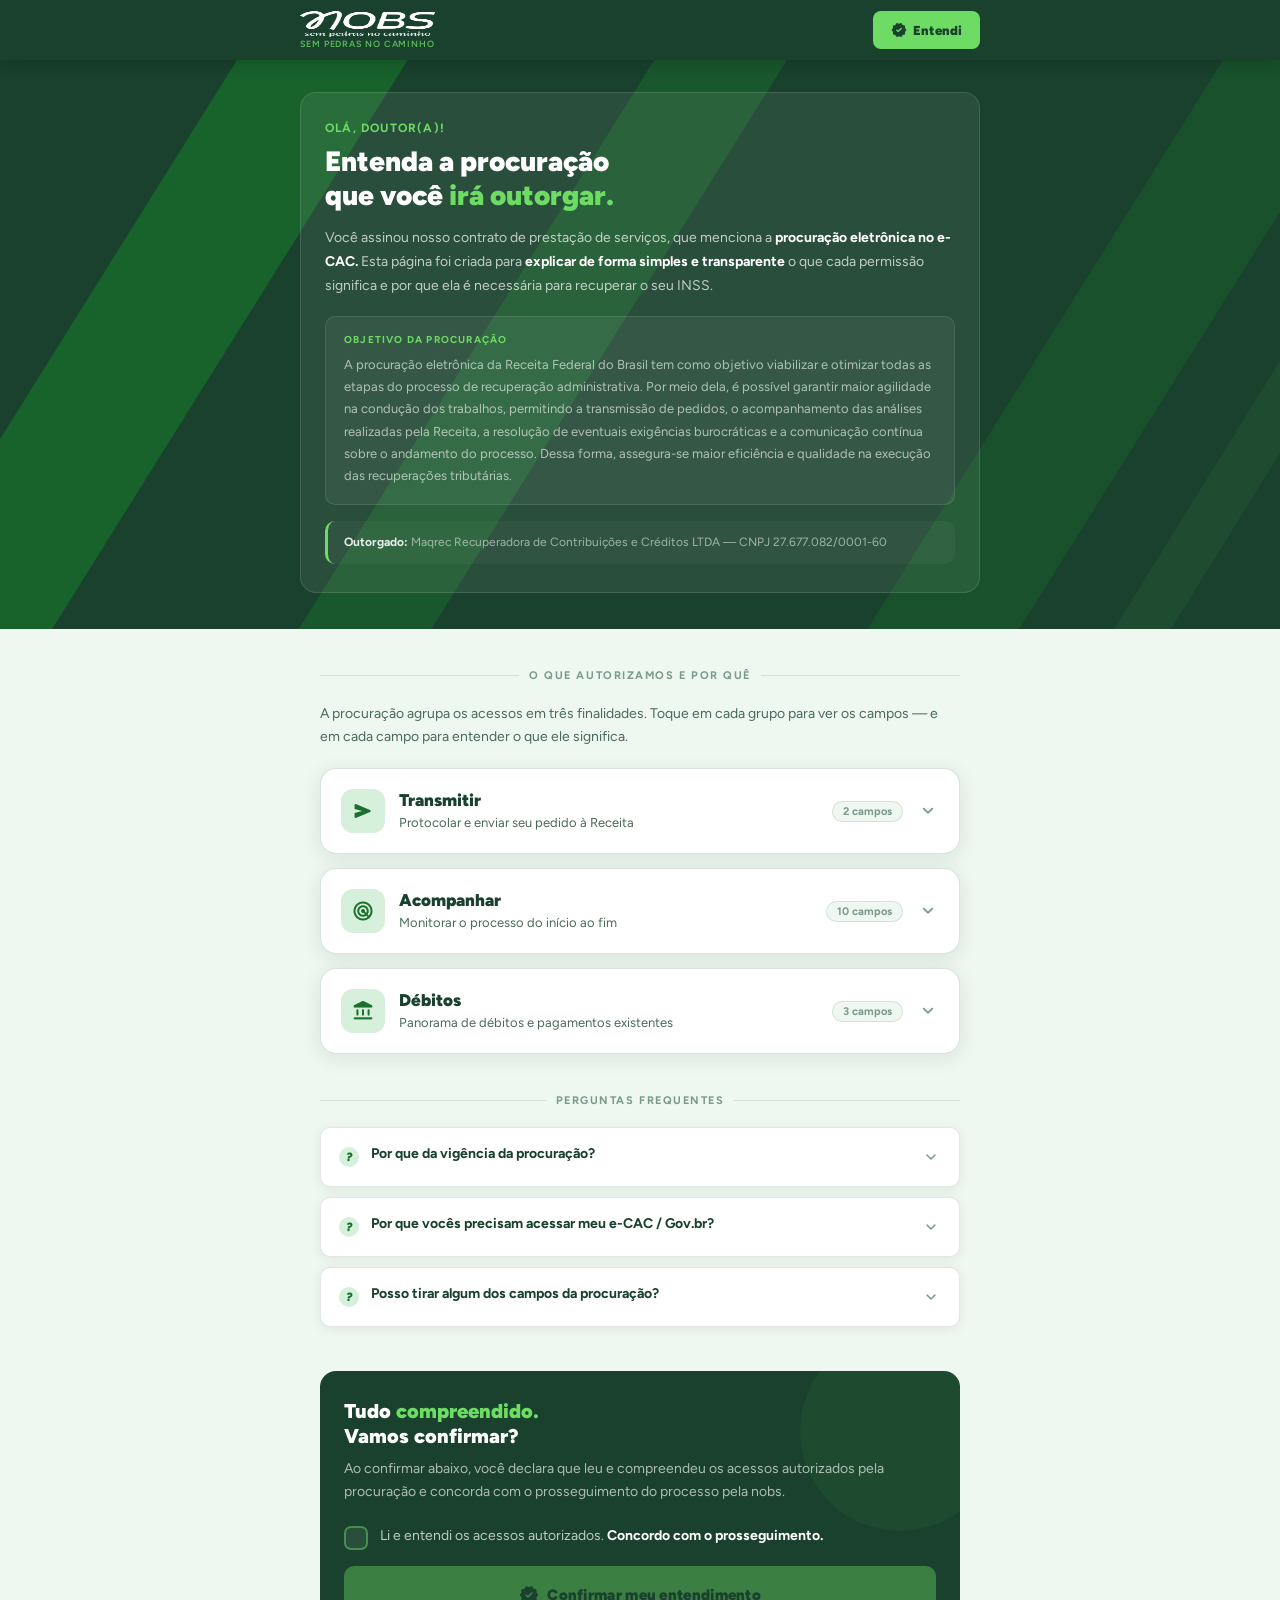
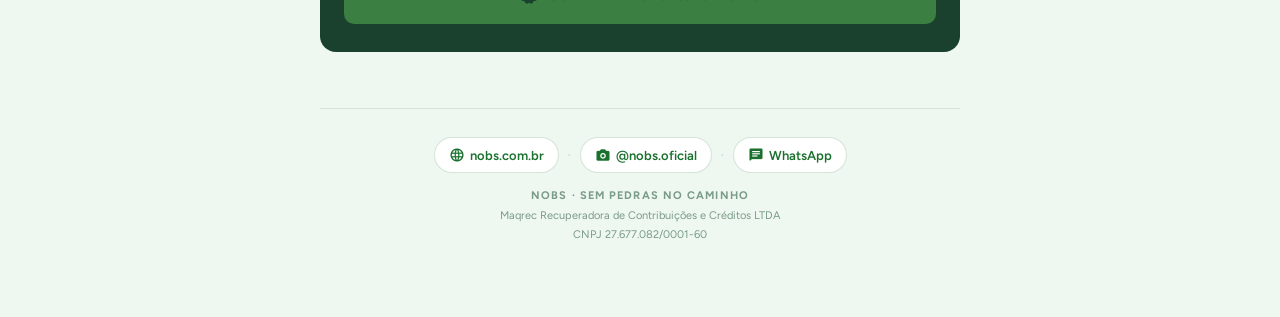
<file: prfb/index.html>
<!DOCTYPE html>
<html lang="pt-BR">
<head>
<meta charset="UTF-8">
<meta name="viewport" content="width=device-width, initial-scale=1.0">
<title>nobs · Procuração e-CAC</title>
<link rel="icon" type="image/png" href="https://nobs.com.br/wp-content/uploads/2024/07/cropped-nobs_simbolo_verde_claro-192x192.png">
<link rel="shortcut icon" type="image/png" href="https://nobs.com.br/wp-content/uploads/2024/07/cropped-nobs_simbolo_verde_claro-192x192.png">
<link rel="preconnect" href="https://fonts.googleapis.com">
<link rel="preconnect" href="https://fonts.gstatic.com" crossorigin>
<link href="https://fonts.googleapis.com/css2?family=Figtree:ital,wght@0,300;0,400;0,600;0,700;0,900;1,700;1,900&display=swap" rel="stylesheet">
<link rel="stylesheet" href="https://fonts.googleapis.com/css2?family=Material+Symbols+Rounded:opsz,wght,FILL,GRAD@20..48,100..700,0..1,-50..200" />
<style>
  :root {
    --verde-escuro-1: #19412d;
    --verde-escuro-2: #19712d;
    --verde-claro-1: #6edc64;
    --verde-claro-2: #d7f0dc;
    --amarelo: #c8a800;
    --bg: #eef7f0;
    --bg-card: #ffffff;
    --texto: #19412d;
    --texto-suave: #4a6b58;
    --texto-muito-suave: #7a9b87;
    --border: rgba(25,65,45,0.12);
    --border-grupo: rgba(25,113,45,0.18);
    --border-hover: rgba(25,113,45,0.45);
    --radius: 16px;
    --radius-sm: 10px;
    --shadow: 0 2px 12px rgba(25,65,45,0.08);
    --shadow-grupo: 0 4px 20px rgba(25,65,45,0.1);
    --nav-height: 60px;
  }

  *, *::before, *::after { box-sizing: border-box; margin: 0; padding: 0; }
  html { scroll-behavior: smooth; }

  body {
    font-family: 'Figtree', sans-serif;
    background-color: var(--bg);
    color: var(--texto);
    min-height: 100vh;
    overflow-x: hidden;
    padding-top: var(--nav-height);
  }

  /* ══ NAV FIXO ══ */
  .site-nav {
    position: fixed;
    top: 0; left: 0; right: 0;
    height: var(--nav-height);
    background: var(--verde-escuro-1);
    z-index: 100;
    display: flex;
    align-items: center;
    padding: 0 20px;
    box-shadow: 0 2px 16px rgba(0,0,0,0.2);
  }

  .nav-inner {
    max-width: 680px;
    margin: 0 auto;
    width: 100%;
    display: flex;
    align-items: center;
    justify-content: space-between;
  }

  .nav-logo-wrap { display: flex; flex-direction: column; gap: 1px; }

  .nav-logo { height: 26px; width: auto; display: block; }

  .nav-tagline {
    font-size: 9px;
    letter-spacing: 0.1em;
    text-transform: uppercase;
    color: var(--verde-claro-1);
    font-weight: 600;
    opacity: 0.8;
  }

  .btn-nav-entendi {
    background: var(--verde-claro-1);
    color: var(--verde-escuro-1);
    border: none;
    border-radius: 8px;
    padding: 9px 18px;
    font-family: 'Figtree', sans-serif;
    font-size: 13px;
    font-weight: 900;
    cursor: pointer;
    text-decoration: none;
    display: flex;
    align-items: center;
    gap: 6px;
    transition: background 0.2s, transform 0.15s;
    white-space: nowrap;
  }

  .btn-nav-entendi:hover { background: #82e878; transform: translateY(-1px); }

  .btn-nav-icon {
    font-family: 'Material Symbols Rounded';
    font-size: 16px;
    font-variation-settings: 'FILL' 1, 'wght' 600, 'GRAD' 0, 'opsz' 20;
  }

  /* ══ HEADER com SVG ══ */
  .site-header {
    background: var(--verde-escuro-1);
    padding: 0 20px 36px;
    position: relative;
    overflow: hidden;
  }

  .header-svg-bg {
    position: absolute;
    inset: 0;
    width: 100%;
    height: 100%;
    pointer-events: none;
  }

  .header-inner {
    max-width: 680px;
    margin: 0 auto;
    position: relative;
    z-index: 1;
    padding-top: 32px;
  }

  /* ══ HERO CARD ══ */
  .hero-card {
    background: rgba(255,255,255,0.07);
    border: 1px solid rgba(255,255,255,0.12);
    border-radius: var(--radius);
    padding: 28px 24px;
    animation: fadeUp 0.5s ease both;
  }

  .saudacao {
    font-size: 12px;
    font-weight: 700;
    color: var(--verde-claro-1);
    letter-spacing: 0.1em;
    text-transform: uppercase;
    margin-bottom: 10px;
  }

  .hero-card h1 {
    font-size: clamp(22px, 5.5vw, 28px);
    font-weight: 900;
    line-height: 1.2;
    color: #fff;
    margin-bottom: 14px;
  }

  .hero-card h1 em { font-style: normal; color: var(--verde-claro-1); }

  .hero-intro {
    font-size: 14px;
    line-height: 1.7;
    color: rgba(255,255,255,0.72);
    margin-bottom: 18px;
  }

  .hero-intro strong { color: #fff; font-weight: 700; }

  .objetivo-bloco {
    background: rgba(255,255,255,0.06);
    border: 1px solid rgba(255,255,255,0.1);
    border-radius: var(--radius-sm);
    padding: 16px 18px;
    margin-bottom: 16px;
  }

  .objetivo-label {
    font-size: 10px;
    font-weight: 700;
    letter-spacing: 0.12em;
    text-transform: uppercase;
    color: var(--verde-claro-1);
    margin-bottom: 8px;
  }

  .objetivo-texto {
    font-size: 13px;
    line-height: 1.72;
    color: rgba(255,255,255,0.62);
  }

  .nota-outorgado {
    padding: 12px 16px;
    border-radius: var(--radius-sm);
    background: rgba(255,255,255,0.04);
    border-left: 3px solid var(--verde-claro-1);
    font-size: 12px;
    color: rgba(255,255,255,0.55);
    line-height: 1.6;
  }

  .nota-outorgado strong { color: rgba(255,255,255,0.88); }

  /* ══ WRAP ══ */
  .wrap {
    max-width: 680px;
    margin: 0 auto;
    padding: 0 20px 72px;
  }

  /* ══ SECTION LABEL ══ */
  .section-label {
    display: flex;
    align-items: center;
    gap: 10px;
    margin: 40px 0 20px;
  }

  .section-label .line { flex: 1; height: 1px; background: var(--border); }

  .section-label span {
    font-size: 11px;
    font-weight: 700;
    letter-spacing: 0.14em;
    text-transform: uppercase;
    color: var(--texto-muito-suave);
    white-space: nowrap;
  }

  .intro-saiba {
    font-size: 14px;
    color: var(--texto-suave);
    line-height: 1.65;
    margin-bottom: 20px;
  }

  /* ══ GRUPO CARD ══ */
  .grupo-card {
    background: #fff;
    border: 1px solid var(--border-grupo);
    border-radius: var(--radius);
    margin-bottom: 14px;
    box-shadow: var(--shadow-grupo);
    overflow: hidden;
    transition: border-color 0.2s, box-shadow 0.2s;
  }

  .grupo-card:not(.open):hover {
    border-color: var(--border-hover);
    box-shadow: 0 4px 20px rgba(25,65,45,0.16);
  }

  .grupo-header {
    display: flex;
    align-items: center;
    gap: 14px;
    padding: 20px;
    cursor: pointer;
    user-select: none;
    -webkit-tap-highlight-color: transparent;
  }

  .grupo-icon-wrap {
    width: 44px; height: 44px;
    border-radius: 12px;
    background: var(--verde-claro-2);
    display: flex; align-items: center; justify-content: center;
    flex-shrink: 0;
    transition: background 0.2s;
  }

  .grupo-card.open .grupo-icon-wrap { background: var(--verde-escuro-2); }

  .grupo-icon {
    font-family: 'Material Symbols Rounded';
    font-size: 22px;
    color: var(--verde-escuro-2);
    font-variation-settings: 'FILL' 1, 'wght' 500, 'GRAD' 0, 'opsz' 24;
    transition: color 0.2s;
  }

  .grupo-card.open .grupo-icon { color: #fff; }

  .grupo-texto { flex: 1; }

  .grupo-titulo { font-size: 17px; font-weight: 900; color: var(--texto); line-height: 1.2; margin-bottom: 3px; }

  .grupo-subtitulo { font-size: 13px; color: var(--texto-suave); line-height: 1.4; }

  .grupo-badge {
    font-size: 11px; font-weight: 700;
    color: var(--texto-muito-suave);
    background: var(--bg);
    border: 1px solid var(--border);
    border-radius: 999px;
    padding: 3px 10px;
    flex-shrink: 0; white-space: nowrap;
  }

  .grupo-chevron {
    font-family: 'Material Symbols Rounded';
    font-size: 22px;
    color: var(--texto-muito-suave);
    transition: transform 0.28s ease;
    flex-shrink: 0;
    font-variation-settings: 'FILL' 0, 'wght' 400, 'GRAD' 0, 'opsz' 24;
  }

  .grupo-card.open .grupo-chevron { transform: rotate(180deg); color: var(--verde-escuro-2); }

  .grupo-body { max-height: 0; overflow: hidden; transition: max-height 0.4s ease; }

  .grupo-card.open .grupo-body { max-height: 3000px; }

  .grupo-body-inner {
    border-top: 1px solid var(--border);
    padding: 12px 16px 16px;
    background: #f6fbf7;
  }

  .grupo-desc-bloco {
    font-size: 13px; line-height: 1.65;
    color: var(--texto-suave);
    padding: 10px 4px 14px;
  }

  /* ══ CAMPO ITEM ══ */
  .campo-item {
    border: 1px solid var(--border);
    border-radius: var(--radius-sm);
    background: #fff;
    margin-bottom: 8px;
    overflow: hidden;
    transition: border-color 0.2s, box-shadow 0.2s;
  }

  .campo-item:last-child { margin-bottom: 0; }

  .campo-item:hover {
    border-color: var(--border-hover);
    box-shadow: 0 2px 8px rgba(25,65,45,0.08);
  }

  .campo-item-header {
    display: flex; align-items: center; gap: 10px;
    padding: 13px 14px;
    cursor: pointer; user-select: none;
    -webkit-tap-highlight-color: transparent;
  }

  .campo-item-icon {
    font-family: 'Material Symbols Rounded';
    font-size: 18px; color: var(--verde-escuro-2);
    flex-shrink: 0;
    font-variation-settings: 'FILL' 1, 'wght' 400, 'GRAD' 0, 'opsz' 20;
  }

  .campo-item-nome { flex: 1; font-size: 13px; font-weight: 700; color: var(--texto); line-height: 1.3; }

  .campo-item-tag {
    font-size: 10px; font-weight: 700;
    letter-spacing: 0.04em; text-transform: uppercase;
    padding: 2px 8px; border-radius: 999px; flex-shrink: 0;
  }

  .campo-item-tag.essencial { background: rgba(25,113,45,0.1); color: var(--verde-escuro-2); }
  .campo-item-tag.opcional  { background: rgba(200,168,0,0.1); color: var(--amarelo); }

  .campo-item-chevron {
    font-family: 'Material Symbols Rounded';
    font-size: 18px; color: var(--texto-muito-suave);
    transition: transform 0.25s ease; flex-shrink: 0;
    font-variation-settings: 'FILL' 0, 'wght' 400, 'GRAD' 0, 'opsz' 20;
  }

  .campo-item.open .campo-item-chevron { transform: rotate(180deg); color: var(--verde-escuro-2); }

  .campo-item-body { max-height: 0; overflow: hidden; transition: max-height 0.3s ease; }

  .campo-item.open .campo-item-body { max-height: 500px; }

  .campo-item-desc {
    font-size: 13px; line-height: 1.7; color: var(--texto-suave);
    border-top: 1px solid var(--border);
    padding: 13px 14px 14px;
    background: #fafffe;
  }

  .campo-item-desc p + p { margin-top: 8px; }
  .campo-item-desc strong { color: var(--verde-escuro-1); font-weight: 700; }

  /* ══ FAQ ══ */
  .faq-card {
    background: #fff;
    border: 1px solid var(--border);
    border-radius: var(--radius-sm);
    margin-bottom: 10px;
    overflow: hidden;
    box-shadow: var(--shadow);
    transition: border-color 0.2s, box-shadow 0.2s;
  }

  .faq-card:hover { border-color: var(--border-hover); box-shadow: 0 2px 8px rgba(25,65,45,0.08); }

  .faq-header {
    display: flex; align-items: flex-start; gap: 12px;
    padding: 17px 18px;
    cursor: pointer; user-select: none;
    -webkit-tap-highlight-color: transparent;
  }

  .faq-q-icon {
    font-size: 12px; font-weight: 900; font-style: italic;
    color: var(--verde-escuro-2);
    flex-shrink: 0; margin-top: 2px;
    width: 20px; height: 20px;
    background: var(--verde-claro-2);
    border-radius: 50%;
    display: flex; align-items: center; justify-content: center;
  }

  .faq-pergunta { flex: 1; font-size: 14px; font-weight: 700; line-height: 1.35; color: var(--texto); }

  .faq-chevron {
    font-family: 'Material Symbols Rounded';
    font-size: 20px; color: var(--texto-muito-suave);
    transition: transform 0.28s ease; flex-shrink: 0;
    font-variation-settings: 'FILL' 0, 'wght' 400, 'GRAD' 0, 'opsz' 20;
  }

  .faq-card.open .faq-chevron { transform: rotate(180deg); color: var(--verde-escuro-2); }

  .faq-body { max-height: 0; overflow: hidden; transition: max-height 0.35s ease; }

  .faq-card.open .faq-body { max-height: 600px; }

  .faq-resp {
    font-size: 13px; line-height: 1.75; color: var(--texto-suave);
    border-top: 1px solid var(--border);
    padding: 14px 18px 18px;
  }

  .faq-resp p + p { margin-top: 10px; }
  .faq-resp strong { color: var(--texto); font-weight: 700; }
  .faq-resp em { color: var(--verde-escuro-2); font-style: normal; font-weight: 600; }

  /* ══ ACEITE ══ */
  .aceite-box {
    margin-top: 44px;
    background: var(--verde-escuro-1);
    border-radius: var(--radius);
    padding: 28px 24px;
    position: relative; overflow: hidden;
  }

  .aceite-box::before {
    content: '';
    position: absolute; top: -40px; right: -40px;
    width: 200px; height: 200px;
    background: var(--verde-claro-1); opacity: 0.05;
    border-radius: 50%;
  }

  .aceite-box h3 { font-size: 20px; font-weight: 900; color: #fff; margin-bottom: 8px; line-height: 1.25; position: relative; }
  .aceite-box h3 em { color: var(--verde-claro-1); font-style: normal; }

  .aceite-box > p { font-size: 14px; line-height: 1.65; color: rgba(255,255,255,0.65); margin-bottom: 22px; position: relative; }

  .check-row {
    display: flex; align-items: flex-start; gap: 12px;
    cursor: pointer; margin-bottom: 16px; position: relative;
  }

  .check-row input[type="checkbox"] { display: none; }

  .custom-check {
    width: 24px; height: 24px;
    border-radius: 7px;
    border: 2px solid rgba(110,220,100,0.45);
    background: rgba(255,255,255,0.07);
    display: flex; align-items: center; justify-content: center;
    flex-shrink: 0; margin-top: 1px;
    transition: all 0.2s;
  }

  .custom-check .check-icon {
    font-family: 'Material Symbols Rounded';
    font-size: 16px; color: var(--verde-escuro-1);
    font-variation-settings: 'FILL' 1, 'wght' 700, 'GRAD' 0, 'opsz' 20;
    opacity: 0; transform: scale(0.5);
    transition: all 0.2s;
  }

  input[type="checkbox"]:checked + .custom-check { background: var(--verde-claro-1); border-color: var(--verde-claro-1); }
  input[type="checkbox"]:checked + .custom-check .check-icon { opacity: 1; transform: scale(1); }

  .check-label { font-size: 14px; line-height: 1.55; color: rgba(255,255,255,0.72); flex: 1; }
  .check-label strong { color: #fff; }

  .btn-aceite {
    background: var(--verde-claro-1);
    color: var(--verde-escuro-1);
    border: none; border-radius: var(--radius-sm);
    padding: 17px 24px;
    font-family: 'Figtree', sans-serif;
    font-size: 15px; font-weight: 900;
    cursor: pointer;
    display: flex; align-items: center; justify-content: center; gap: 8px;
    transition: all 0.2s; width: 100%;
    letter-spacing: 0.02em; position: relative;
  }

  .btn-aceite:hover:not(:disabled) { background: #82e878; transform: translateY(-2px); box-shadow: 0 6px 20px rgba(110,220,100,0.3); }
  .btn-aceite:disabled { opacity: 0.4; cursor: not-allowed; }

  .btn-icon {
    font-family: 'Material Symbols Rounded';
    font-size: 20px;
    font-variation-settings: 'FILL' 1, 'wght' 600, 'GRAD' 0, 'opsz' 20;
  }

  .spinner {
    width: 18px; height: 18px;
    border: 2.5px solid rgba(25,65,45,0.25);
    border-top-color: var(--verde-escuro-1);
    border-radius: 50%;
    animation: spin 0.7s linear infinite;
    display: none;
  }

  @keyframes spin { to { transform: rotate(360deg); } }

  .status-msg {
    align-items: center; gap: 10px;
    padding: 14px 16px; border-radius: var(--radius-sm);
    font-size: 14px; font-weight: 600;
    margin-top: 12px; display: none;
  }

  .status-msg.show { display: flex; }
  .status-msg.success { background: rgba(110,220,100,0.15); border: 1px solid rgba(110,220,100,0.3); color: var(--verde-claro-1); }
  .status-msg.error   { background: rgba(255,100,100,0.1); border: 1px solid rgba(255,100,100,0.25); color: #ff9b9b; }

  .status-icon {
    font-family: 'Material Symbols Rounded';
    font-size: 20px;
    font-variation-settings: 'FILL' 1, 'wght' 500, 'GRAD' 0, 'opsz' 20;
  }

  /* ══ FOOTER ══ */
  footer {
    margin-top: 56px;
    padding: 28px 0 0;
    border-top: 1px solid var(--border);
    text-align: center;
  }

  .footer-links {
    display: flex; align-items: center; justify-content: center;
    gap: 8px; margin-bottom: 16px; flex-wrap: wrap;
  }

  .footer-link {
    display: inline-flex; align-items: center; gap: 5px;
    font-size: 13px; font-weight: 600;
    color: var(--verde-escuro-2);
    text-decoration: none;
    padding: 7px 14px;
    border-radius: 999px;
    border: 1px solid var(--border-grupo);
    background: #fff;
    transition: all 0.2s;
  }

  .footer-link:hover { background: var(--verde-claro-2); border-color: var(--verde-escuro-2); }

  .footer-link-icon {
    font-family: 'Material Symbols Rounded';
    font-size: 16px;
    font-variation-settings: 'FILL' 1, 'wght' 500, 'GRAD' 0, 'opsz' 20;
  }

  .footer-sep { color: var(--border); font-size: 18px; line-height: 1; }

  .footer-brand { font-size: 11px; letter-spacing: 0.1em; text-transform: uppercase; color: var(--texto-muito-suave); font-weight: 700; margin-bottom: 5px; }

  footer p { font-size: 11px; color: var(--texto-muito-suave); line-height: 1.7; }

  /* ══ ANIMAÇÃO ══ */
  @keyframes fadeUp {
    from { opacity: 0; transform: translateY(16px); }
    to   { opacity: 1; transform: translateY(0); }
  }
</style>
</head>
<body>

<!-- NAV FIXO -->
<nav class="site-nav">
  <div class="nav-inner">
    <div class="nav-logo-wrap">
      <img src="logo.png" alt="nobs" class="nav-logo">
      <span class="nav-tagline">sem pedras no caminho</span>
    </div>
    <a href="#aceite" class="btn-nav-entendi">
      <span class="btn-nav-icon">verified</span>
      Entendi
    </a>
  </div>
</nav>

<!-- HEADER com SVG diagonal -->
<header class="site-header">
  <svg class="header-svg-bg" viewBox="0 0 680 300" preserveAspectRatio="xMidYMid slice" xmlns="http://www.w3.org/2000/svg" aria-hidden="true">
    <rect width="680" height="300" fill="#19412d"/>
    <polygon points="-60,300 140,-20 230,-20 30,300"  fill="#19712d" opacity="0.7"/>
    <polygon points="160,300 360,-20 430,-20 230,300"  fill="#19712d" opacity="0.45"/>
    <polygon points="460,300 660,-20 740,-20 540,300"  fill="#19712d" opacity="0.35"/>
    <polygon points="590,300 720,90 750,90 620,300"    fill="#6edc64" opacity="0.07"/>
  </svg>

  <div class="header-inner">
    <div class="hero-card">
      <div class="saudacao" id="saudacao-nome">Olá, doutor(a)!</div>
      <h1>Entenda a procuração<br>que você <em>irá outorgar.</em></h1>
      <p class="hero-intro">
        Você assinou nosso contrato de prestação de serviços, que menciona a <strong>procuração eletrônica no e-CAC.</strong>
        Esta página foi criada para <strong>explicar de forma simples e transparente</strong> o que cada permissão
        significa e por que ela é necessária para recuperar o seu INSS.
      </p>

      <div class="objetivo-bloco">
        <div class="objetivo-label">Objetivo da procuração</div>
        <p class="objetivo-texto">
          A procuração eletrônica da Receita Federal do Brasil tem como objetivo viabilizar e otimizar todas as etapas
          do processo de recuperação administrativa. Por meio dela, é possível garantir maior agilidade na condução dos
          trabalhos, permitindo a transmissão de pedidos, o acompanhamento das análises realizadas pela Receita, a
          resolução de eventuais exigências burocráticas e a comunicação contínua sobre o andamento do processo.
          Dessa forma, assegura-se maior eficiência e qualidade na execução das recuperações tributárias.
        </p>
      </div>

      <div class="nota-outorgado">
        <strong>Outorgado:</strong> Maqrec Recuperadora de Contribuições e Créditos LTDA — CNPJ 27.677.082/0001-60
      </div>
    </div>
  </div>
</header>

<div class="wrap">

  <div class="section-label">
    <div class="line"></div>
    <span>O que autorizamos e por quê</span>
    <div class="line"></div>
  </div>

  <p class="intro-saiba">
    A procuração agrupa os acessos em três finalidades. Toque em cada grupo para ver os campos — e em cada campo para entender o que ele significa.
  </p>

  <!-- ════ GRUPO 1 — TRANSMITIR ════ -->
  <div class="grupo-card" id="grupo-transmitir">
    <div class="grupo-header" onclick="toggleGrupo('grupo-transmitir')">
      <div class="grupo-icon-wrap"><span class="grupo-icon">send</span></div>
      <div class="grupo-texto">
        <div class="grupo-titulo">Transmitir</div>
        <div class="grupo-subtitulo">Protocolar e enviar seu pedido à Receita</div>
      </div>
      <span class="grupo-badge">2 campos</span>
      <span class="grupo-chevron">expand_more</span>
    </div>
    <div class="grupo-body"><div class="grupo-body-inner">
      <div class="grupo-desc-bloco">Esses campos permitem que a nobs <strong>envie e gerencie oficialmente</strong> o seu pedido de restituição de INSS junto à Receita Federal. Sem eles, não é possível dar início ao processo.</div>

      <div class="campo-item" onclick="toggleCampo(this)">
        <div class="campo-item-header">
          <span class="campo-item-icon">swap_horiz</span>
          <span class="campo-item-nome">Acessar PER/DCOMP WEB</span>
          <span class="campo-item-tag essencial">Essencial</span>
          <span class="campo-item-chevron">expand_more</span>
        </div>
        <div class="campo-item-body"><div class="campo-item-desc">
          <p>Permite transmitir, retificar e acompanhar pedidos de compensação e restituição junto à Receita Federal.</p>
          <p><strong>Por que precisamos?</strong> É onde o crédito identificado na sua análise se transforma em dinheiro restituído ou em compensação de tributos. Sem este acesso, não conseguimos protocolar o seu pedido.</p>
        </div></div>
      </div>

      <div class="campo-item" onclick="toggleCampo(this)">
        <div class="campo-item-header">
          <span class="campo-item-icon">payments</span>
          <span class="campo-item-nome">Fontes Pagadoras</span>
          <span class="campo-item-tag essencial">Essencial</span>
          <span class="campo-item-chevron">expand_more</span>
        </div>
        <div class="campo-item-body"><div class="campo-item-desc">
          <p>Consulta rendimentos informados por terceiros — hospitais, clínicas, planos de saúde — à Receita via DIRF ou eSocial.</p>
          <p><strong>Por que precisamos?</strong> Cruzamos esses dados com seu histórico de contribuições para identificar e comprovar as concomitâncias — base do pedido de restituição.</p>
        </div></div>
      </div>
    </div></div>
  </div>

  <!-- ════ GRUPO 2 — ACOMPANHAR ════ -->
  <div class="grupo-card" id="grupo-acompanhar">
    <div class="grupo-header" onclick="toggleGrupo('grupo-acompanhar')">
      <div class="grupo-icon-wrap"><span class="grupo-icon">radar</span></div>
      <div class="grupo-texto">
        <div class="grupo-titulo">Acompanhar</div>
        <div class="grupo-subtitulo">Monitorar o processo do início ao fim</div>
      </div>
      <span class="grupo-badge">10 campos</span>
      <span class="grupo-chevron">expand_more</span>
    </div>
    <div class="grupo-body"><div class="grupo-body-inner">
      <div class="grupo-desc-bloco">Esses campos permitem que a nobs <strong>monitore tudo que acontece com seu processo</strong> — comunicações, prazos, decisões e andamentos. Prazo perdido aqui pode significar encerramento do caso.</div>

      <div class="campo-item" onclick="toggleCampo(this)">
        <div class="campo-item-header">
          <span class="campo-item-icon">inbox</span>
          <span class="campo-item-nome">Caixa Postal – Mensagens</span>
          <span class="campo-item-tag essencial">Essencial</span>
          <span class="campo-item-chevron">expand_more</span>
        </div>
        <div class="campo-item-body"><div class="campo-item-desc">
          <p>Acesso às comunicações gerais que a Receita Federal envia ao seu cadastro fiscal.</p>
          <p><strong>Por que precisamos?</strong> Monitoramos avisos que possam impactar o andamento. Avisos não lidos podem gerar consequências sem que você perceba.</p>
        </div></div>
      </div>

      <div class="campo-item" onclick="toggleCampo(this)">
        <div class="campo-item-header">
          <span class="campo-item-icon">home_pin</span>
          <span class="campo-item-nome">Caixa Postal – Domicílio Tributário Eletrônico (DTE)</span>
          <span class="campo-item-tag essencial">Essencial</span>
          <span class="campo-item-chevron">expand_more</span>
        </div>
        <div class="campo-item-body"><div class="campo-item-desc">
          <p>Gerencia a adesão ao DTE — canal oficial de intimações formais da Receita Federal.</p>
          <p><strong>Por que precisamos?</strong> O DTE define se o Fisco te intima por e-CAC ou por correios, com impacto direto em prazos legais. Monitoramos para que você não perca nenhum prazo.</p>
        </div></div>
      </div>

      <div class="campo-item" onclick="toggleCampo(this)">
        <div class="campo-item-header">
          <span class="campo-item-icon">sync_alt</span>
          <span class="campo-item-nome">Comunicação para Compensação de Ofício</span>
          <span class="campo-item-tag essencial">Essencial</span>
          <span class="campo-item-chevron">expand_more</span>
        </div>
        <div class="campo-item-body"><div class="campo-item-desc">
          <p>Acesso a comunicações sobre situações em que a Receita usa seus créditos para quitar débitos automaticamente, sem aviso prévio.</p>
          <p><strong>Por que precisamos?</strong> Se a Receita compensar um crédito que aguardávamos, precisamos saber imediatamente para ajustar a estratégia e evitar que seu crédito suma sem controle.</p>
        </div></div>
      </div>

      <div class="campo-item" onclick="toggleCampo(this)">
        <div class="campo-item-header">
          <span class="campo-item-icon">chat</span>
          <span class="campo-item-nome">CHATRFB – Todos os serviços do canal de atendimento</span>
          <span class="campo-item-tag essencial">Operacional</span>
          <span class="campo-item-chevron">expand_more</span>
        </div>
        <div class="campo-item-body"><div class="campo-item-desc">
          <p>Acesso ao chat oficial da Receita Federal para atendimento administrativo em nosso nome.</p>
          <p><strong>Por que precisamos?</strong> Usado quando há necessidade de esclarecimentos administrativos rápidos. Não tem efeito jurídico direto.</p>
        </div></div>
      </div>

      <div class="campo-item" onclick="toggleCampo(this)">
        <div class="campo-item-header">
          <span class="campo-item-icon">folder_open</span>
          <span class="campo-item-nome">Processos Digitais e Requerimentos WEB</span>
          <span class="campo-item-tag essencial">Essencial</span>
          <span class="campo-item-chevron">expand_more</span>
        </div>
        <div class="campo-item-body"><div class="campo-item-desc">
          <p>Acesso ao Dossiê Digital de Atendimento (DDA) para abrir, acompanhar e responder processos administrativos.</p>
          <p><strong>Por que precisamos?</strong> É o canal oficial de peticionamento. Pelo DDA protocolamos recursos e respondemos solicitações em seu nome. Essencial para o andamento do caso.</p>
        </div></div>
      </div>

      <div class="campo-item" onclick="toggleCampo(this)">
        <div class="campo-item-header">
          <span class="campo-item-icon">preview</span>
          <span class="campo-item-nome">PER/DCOMP – Consulta Análise Preliminar / Autorregularização</span>
          <span class="campo-item-tag essencial">Essencial</span>
          <span class="campo-item-chevron">expand_more</span>
        </div>
        <div class="campo-item-body"><div class="campo-item-desc">
          <p>Permite ver pendências identificadas pela Receita antes da análise definitiva do pedido.</p>
          <p><strong>Por que precisamos?</strong> Conseguimos corrigir erros antes que o pedido seja formalmente indeferido. É uma oportunidade que não pode ser desperdiçada.</p>
        </div></div>
      </div>

      <div class="campo-item" onclick="toggleCampo(this)">
        <div class="campo-item-header">
          <span class="campo-item-icon">gavel</span>
          <span class="campo-item-nome">PER/DCOMP – Consulta Despacho Decisório</span>
          <span class="campo-item-tag essencial">Essencial</span>
          <span class="campo-item-chevron">expand_more</span>
        </div>
        <div class="campo-item-body"><div class="campo-item-desc">
          <p>Acesso à decisão final da Receita sobre o pedido de compensação ou restituição.</p>
          <p><strong>Por que precisamos?</strong> É onde sabemos se o pedido foi deferido, indeferido ou homologado. A partir dessa decisão, definimos os próximos passos com você.</p>
        </div></div>
      </div>

      <div class="campo-item" onclick="toggleCampo(this)">
        <div class="campo-item-header">
          <span class="campo-item-icon">notification_important</span>
          <span class="campo-item-nome">PER/DCOMP – Consulta Intimação</span>
          <span class="campo-item-tag essencial">Crítico</span>
          <span class="campo-item-chevron">expand_more</span>
        </div>
        <div class="campo-item-body"><div class="campo-item-desc">
          <p>Consulta intimações formais relacionadas ao seu pedido PER/DCOMP.</p>
          <p><strong>Por que precisamos?</strong> Intimações geram prazo legal para resposta — perder esse prazo pode encerrar o processo. Monitoramos em tempo real para que isso nunca aconteça.</p>
        </div></div>
      </div>

      <div class="campo-item" onclick="toggleCampo(this)">
        <div class="campo-item-header">
          <span class="campo-item-icon">track_changes</span>
          <span class="campo-item-nome">PER/DCOMP – Consulta Processamento</span>
          <span class="campo-item-tag essencial">Essencial</span>
          <span class="campo-item-chevron">expand_more</span>
        </div>
        <div class="campo-item-body"><div class="campo-item-desc">
          <p>Acompanha o status operacional do pedido: em análise, processado, pendente de informação etc.</p>
          <p><strong>Por que precisamos?</strong> Monitoramento contínuo. É com esse acesso que te mantemos informado sobre onde está o processo a qualquer momento.</p>
        </div></div>
      </div>

      <div class="campo-item" onclick="toggleCampo(this)">
        <div class="campo-item-header">
          <span class="campo-item-icon">manage_search</span>
          <span class="campo-item-nome">Situação Fiscal do Contribuinte</span>
          <span class="campo-item-tag essencial">Essencial</span>
          <span class="campo-item-chevron">expand_more</span>
        </div>
        <div class="campo-item-body"><div class="campo-item-desc">
          <p>Visão consolidada de pendências, débitos e regularidade fiscal do contribuinte.</p>
          <p><strong>Por que precisamos?</strong> É o "raio-X" fiscal completo. Nenhum pedido é protocolado sem antes entender o contexto fiscal — é a base de qualquer estratégia.</p>
        </div></div>
      </div>
    </div></div>
  </div>

  <!-- ════ GRUPO 3 — DÉBITOS ════ -->
  <div class="grupo-card" id="grupo-debitos">
    <div class="grupo-header" onclick="toggleGrupo('grupo-debitos')">
      <div class="grupo-icon-wrap"><span class="grupo-icon">account_balance</span></div>
      <div class="grupo-texto">
        <div class="grupo-titulo">Débitos</div>
        <div class="grupo-subtitulo">Panorama de débitos e pagamentos existentes</div>
      </div>
      <span class="grupo-badge">3 campos</span>
      <span class="grupo-chevron">expand_more</span>
    </div>
    <div class="grupo-body"><div class="grupo-body-inner">
      <div class="grupo-desc-bloco">Esses campos são <strong>opcionais</strong> — usados para consulta e apoio estratégico. Nenhuma ação é tomada sem comunicação prévia com você.</div>

      <div class="campo-item" onclick="toggleCampo(this)">
        <div class="campo-item-header">
          <span class="campo-item-icon">receipt_long</span>
          <span class="campo-item-nome">Pagamentos – Comprovante de Arrecadação</span>
          <span class="campo-item-tag opcional">Opcional</span>
          <span class="campo-item-chevron">expand_more</span>
        </div>
        <div class="campo-item-body"><div class="campo-item-desc">
          <p>Permite consultar e emitir comprovantes de pagamentos realizados (DARF, GPS e outros guias).</p>
          <p><strong>Por que precisamos?</strong> Os comprovantes funcionam como prova das contribuições realizadas — base documental para sustentar o pedido perante a Receita.</p>
        </div></div>
      </div>

      <div class="campo-item" onclick="toggleCampo(this)">
        <div class="campo-item-header">
          <span class="campo-item-icon">calendar_month</span>
          <span class="campo-item-nome">Parcelamento – Solicitar e Acompanhar</span>
          <span class="campo-item-tag opcional">Opcional</span>
          <span class="campo-item-chevron">expand_more</span>
        </div>
        <div class="campo-item-body"><div class="campo-item-desc">
          <p>Autoriza verificar e acompanhar eventuais parcelamentos tributários existentes.</p>
          <p><strong>Por que precisamos?</strong> Apenas para consulta — para entender o panorama fiscal completo. Qualquer decisão sobre parcelamento é sempre comunicada e decidida com você antes.</p>
        </div></div>
      </div>

      <div class="campo-item" onclick="toggleCampo(this)">
        <div class="campo-item-header">
          <span class="campo-item-icon">balance</span>
          <span class="campo-item-nome">PGFN – Débitos Inscritos (a partir de 01/11/2012)</span>
          <span class="campo-item-tag opcional">Opcional</span>
          <span class="campo-item-chevron">expand_more</span>
        </div>
        <div class="campo-item-body"><div class="campo-item-desc">
          <p>Acesso a débitos já encaminhados à Procuradoria-Geral da Fazenda Nacional (dívida ativa).</p>
          <p><strong>Por que precisamos?</strong> Em alguns casos, compensação pode ser mais vantajosa do que aguardar cobranças judiciais. Consultamos para ter o quadro completo — sempre com você na decisão.</p>
        </div></div>
      </div>
    </div></div>
  </div>

  <!-- FAQ -->
  <div class="section-label">
    <div class="line"></div>
    <span>Perguntas frequentes</span>
    <div class="line"></div>
  </div>

  <div class="faq-card" onclick="toggleFaq(this)">
    <div class="faq-header">
      <span class="faq-q-icon">?</span>
      <span class="faq-pergunta">Por que da vigência da procuração?</span>
      <span class="faq-chevron">expand_more</span>
    </div>
    <div class="faq-body"><div class="faq-resp">
      <p>O processo de recuperação de contribuições previdenciárias pode levar <strong>de 1 a 3 anos</strong> — desde o protocolo até a efetiva restituição ou compensação.</p>
      <p>A vigência estendida garante que não precisemos interromper o processo nem pedir que você assine novamente a cada etapa. O objetivo é <em>poupar o seu tempo</em> — que é exatamente o que a nobs promete.</p>
      <p>Você pode revogar a procuração a qualquer momento pelo próprio e-CAC, caso deseje encerrar a parceria.</p>
    </div></div>
  </div>

  <div class="faq-card" onclick="toggleFaq(this)">
    <div class="faq-header">
      <span class="faq-q-icon">?</span>
      <span class="faq-pergunta">Por que vocês precisam acessar meu e-CAC / Gov.br?</span>
      <span class="faq-chevron">expand_more</span>
    </div>
    <div class="faq-body"><div class="faq-resp">
      <p>O e-CAC é o portal da Receita Federal onde <strong>todo o processo de restituição de INSS acontece</strong>. Não existe outro caminho oficial.</p>
      <p>Sem acesso, não conseguimos protocolar o pedido, acompanhar o andamento nem responder intimações a tempo.</p>
      <p>O acesso é feito <em>somente para fins relacionados ao seu processo</em>, conforme os campos autorizados. A nobs não acessa dados bancários nem informações fora do escopo tributário autorizado.</p>
    </div></div>
  </div>

  <div class="faq-card" onclick="toggleFaq(this)">
    <div class="faq-header">
      <span class="faq-q-icon">?</span>
      <span class="faq-pergunta">Posso tirar algum dos campos da procuração?</span>
      <span class="faq-chevron">expand_more</span>
    </div>
    <div class="faq-body"><div class="faq-resp">
      <p>Os campos marcados como <strong>Essencial</strong> são necessários para trabalharmos no seu caso. Removê-los limita nossa capacidade de protocolar, acompanhar ou responder pelo seu pedido.</p>
      <p>Os campos marcados como <strong>Opcional</strong> têm papel de apoio e podem ser discutidos se você tiver alguma preocupação específica.</p>
      <p>Dúvidas sobre algum campo? <em>Entre em contato com seu consultor.</em> Estamos aqui para explicar, sem enrolação.</p>
    </div></div>
  </div>

  <!-- ACEITE -->
  <div class="aceite-box" id="aceite">
    <h3>Tudo <em>compreendido.</em><br>Vamos confirmar?</h3>
    <p>Ao confirmar abaixo, você declara que leu e compreendeu os acessos autorizados pela procuração e concorda com o prosseguimento do processo pela nobs.</p>

    <label class="check-row" for="check-concordo">
      <input type="checkbox" id="check-concordo" onchange="verificarBotao()">
      <span class="custom-check"><span class="check-icon">check</span></span>
      <span class="check-label">Li e entendi os acessos autorizados. <strong>Concordo com o prosseguimento.</strong></span>
    </label>

    <button class="btn-aceite" id="btn-enviar" onclick="enviarAceite()" disabled>
      <span class="btn-icon">verified</span>
      Confirmar meu entendimento
      <div class="spinner" id="spinner-btn"></div>
    </button>

    <div class="status-msg success" id="msg-sucesso">
      <span class="status-icon">check_circle</span>
      Confirmação registrada. Obrigado!
    </div>
    <div class="status-msg error" id="msg-erro">
      <span class="status-icon">error</span>
      Não foi possível registrar. Tente novamente.
    </div>
  </div>

  <!-- FOOTER -->
  <footer>
    <div class="footer-links">
      <a href="https://nobs.com.br" target="_blank" rel="noopener" class="footer-link">
        <span class="footer-link-icon">language</span>nobs.com.br
      </a>
      <span class="footer-sep">·</span>
      <a href="https://instagram.com/nobs.oficial" target="_blank" rel="noopener" class="footer-link">
        <span class="footer-link-icon">photo_camera</span>@nobs.oficial
      </a>
      <span class="footer-sep">·</span>
      <a href="https://wa.me/5521979940966" target="_blank" rel="noopener" class="footer-link">
        <span class="footer-link-icon">chat</span>WhatsApp
      </a>
    </div>
    <div class="footer-brand">nobs · sem pedras no caminho</div>
    <p>Maqrec Recuperadora de Contribuições e Créditos LTDA<br>CNPJ 27.677.082/0001-60</p>
  </footer>

</div><!-- /wrap -->

<script>
(function() {
  const params = new URLSearchParams(window.location.search);
  const nome = params.get('nome');
  if (nome) {
    const fmt = nome.charAt(0).toUpperCase() + nome.slice(1);
    document.getElementById('saudacao-nome').textContent = 'Olá, Dr(a). ' + fmt + '!';
  }
})();

function toggleGrupo(id) {
  const card = document.getElementById(id);
  const isOpen = card.classList.contains('open');
  document.querySelectorAll('.grupo-card.open').forEach(c => c.classList.remove('open'));
  if (!isOpen) card.classList.add('open');
}

function toggleCampo(item) {
  event.stopPropagation();
  const isOpen = item.classList.contains('open');
  item.closest('.grupo-body-inner').querySelectorAll('.campo-item.open').forEach(c => c.classList.remove('open'));
  if (!isOpen) item.classList.add('open');
}

function toggleFaq(card) {
  const isOpen = card.classList.contains('open');
  document.querySelectorAll('.faq-card.open').forEach(c => c.classList.remove('open'));
  if (!isOpen) card.classList.add('open');
}

function verificarBotao() {
  document.getElementById('btn-enviar').disabled = !document.getElementById('check-concordo').checked;
}

const APPS_SCRIPT_URL = 'https://script.google.com/macros/s/AKfycbyGBrcWI_eoiiKsk-xcsqGmX-2U9_urw9VLgwp1GjqPf5flA4H8QOxM0mqDbucMTUli/exec';

async function enviarAceite() {
  if (!document.getElementById('check-concordo').checked) return;

  const btn     = document.getElementById('btn-enviar');
  const spinner = document.getElementById('spinner-btn');
  const sucesso = document.getElementById('msg-sucesso');
  const erro    = document.getElementById('msg-erro');

  sucesso.classList.remove('show');
  erro.classList.remove('show');

  const nome      = new URLSearchParams(window.location.search).get('nome') || '—';
  const timestamp = new Date().toLocaleString('pt-BR', { timeZone: 'America/Sao_Paulo' });

  btn.disabled = true;
  spinner.style.display = 'block';

  try {
    await fetch(APPS_SCRIPT_URL, {
      method: 'POST', mode: 'no-cors',
      headers: { 'Content-Type': 'application/json' },
      body: JSON.stringify({ nome, timestamp })
    });
    spinner.style.display = 'none';
    sucesso.classList.add('show');
    btn.style.display = 'none';
  } catch(e) {
    spinner.style.display = 'none';
    erro.classList.add('show');
    btn.disabled = false;
  }
}
</script>
</body>
</html>
</file>
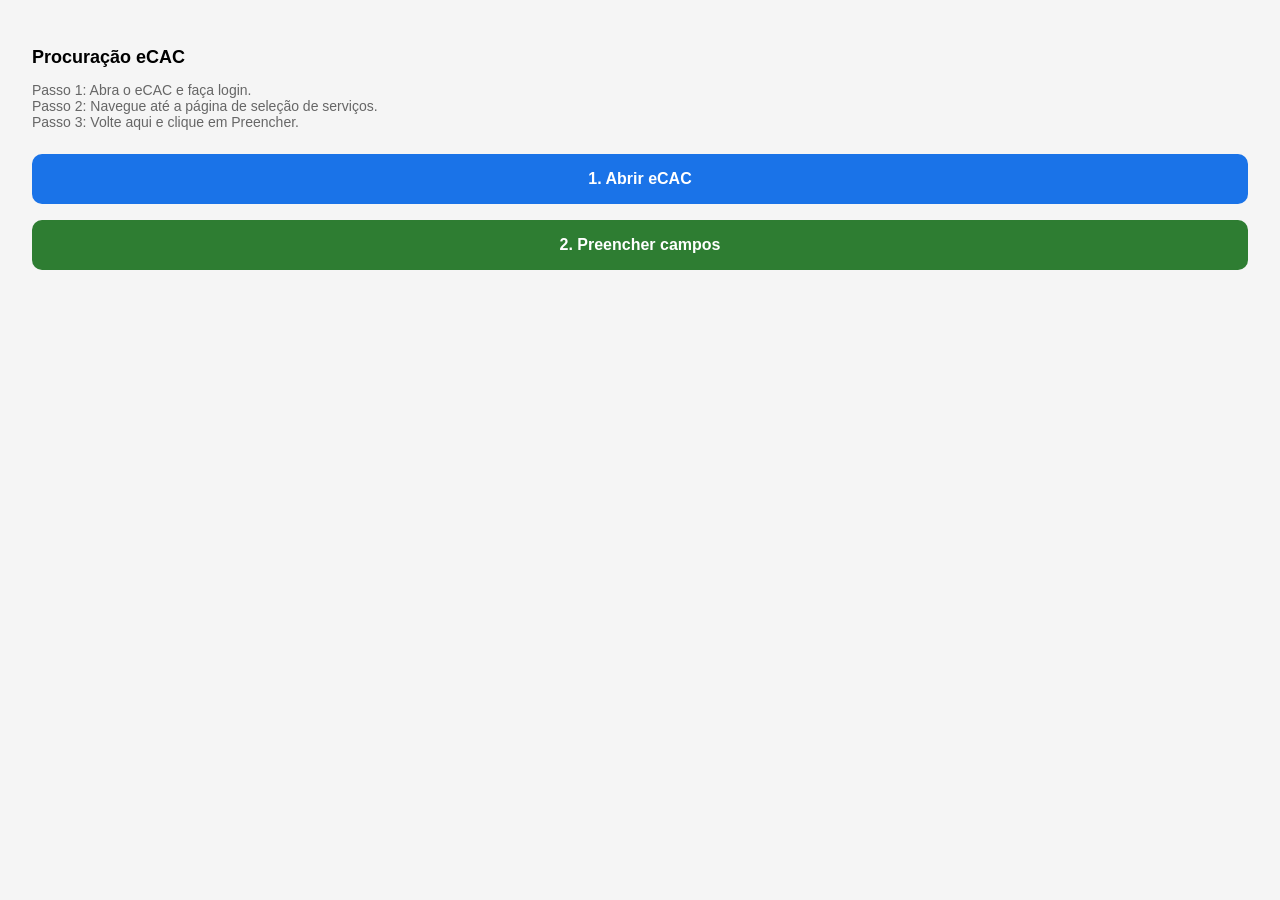
<file: prfb/bkm/index.html>
<!DOCTYPE html>
<html lang="pt-BR">
<head>
<meta charset="UTF-8">
<meta name="viewport" content="width=device-width, initial-scale=1.0">
<title>Procuração eCAC</title>
<style>
  body { font-family: sans-serif; padding: 24px; background: #f5f5f5; }
  h2 { font-size: 18px; margin-bottom: 8px; }
  p { font-size: 14px; color: #666; margin-bottom: 24px; }
  button {
    display: block; width: 100%; padding: 16px;
    font-size: 16px; font-weight: bold; border: none;
    border-radius: 10px; cursor: pointer; margin-bottom: 16px;
  }
  #btn-abrir { background: #1a73e8; color: white; }
  #btn-preencher { background: #2e7d32; color: white; }
  #status { font-size: 14px; color: #333; margin-top: 16px; padding: 12px; background: white; border-radius: 8px; display: none; }
</style>
</head>
<body>

<h2>Procuração eCAC</h2>
<p>Passo 1: Abra o eCAC e faça login.<br>Passo 2: Navegue até a página de seleção de serviços.<br>Passo 3: Volte aqui e clique em Preencher.</p>

<button id="btn-abrir" onclick="abrirEcac()">1. Abrir eCAC</button>
<button id="btn-preencher" onclick="preencher()">2. Preencher campos</button>

<div id="status"></div>

<script>
var janelaEcac = null;

function abrirEcac() {
  janelaEcac = window.open('https://cav.receita.fazenda.gov.br', '_blank');
  mostrarStatus('eCAC aberto. Faça login, navegue até os checkboxes e volte aqui.');
}

function preencher() {
  if (!janelaEcac) {
    mostrarStatus('Erro: abra o eCAC pelo botão acima primeiro.');
    return;
  }

  try {
    var codes = ['00143','00006','00050','00197','00083','00021','00085','00025','00086','00087','00226','00051','00002'];
    var marcados = 0, naoEncontrados = [];

    codes.forEach(function(c) {
      var cb = janelaEcac.document.querySelector('input[id$="-' + c + '"]');
      if (cb) {
        var label = janelaEcac.document.querySelector('label[for="' + cb.id + '"]');
        if (label && !cb.checked) {
          label.dispatchEvent(new janelaEcac.MouseEvent('click', { bubbles: true, cancelable: true }));
        }
        marcados++;
      } else {
        naoEncontrados.push(c);
      }
    });

    var msg = 'Marcados: ' + marcados + ' de ' + codes.length + '.';
    if (naoEncontrados.length) msg += ' Não encontrados: ' + naoEncontrados.join(', ');
    mostrarStatus(msg);

  } catch(e) {
    mostrarStatus('Erro de segurança: ' + e.message);
  }
}

function mostrarStatus(msg) {
  var el = document.getElementById('status');
  el.style.display = 'block';
  el.textContent = msg;
}
</script>
</body>
</html>
</file>
